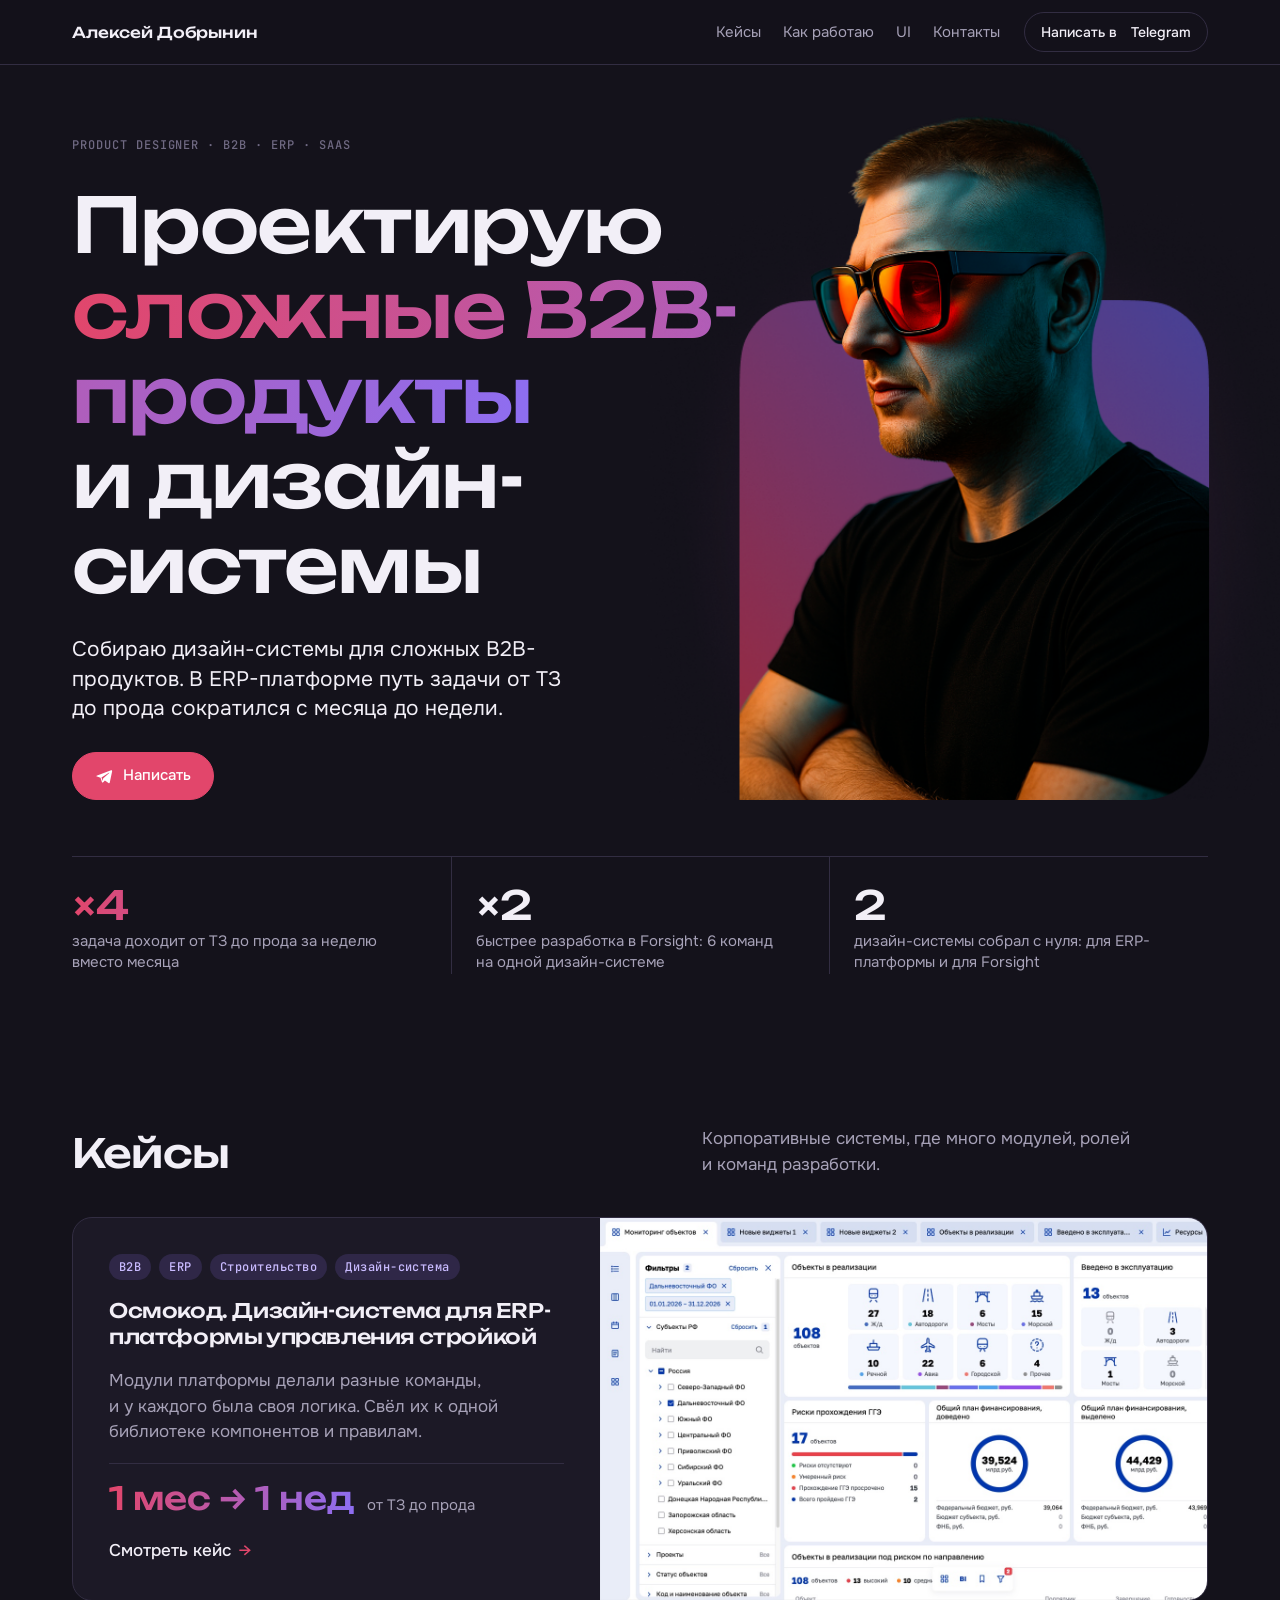
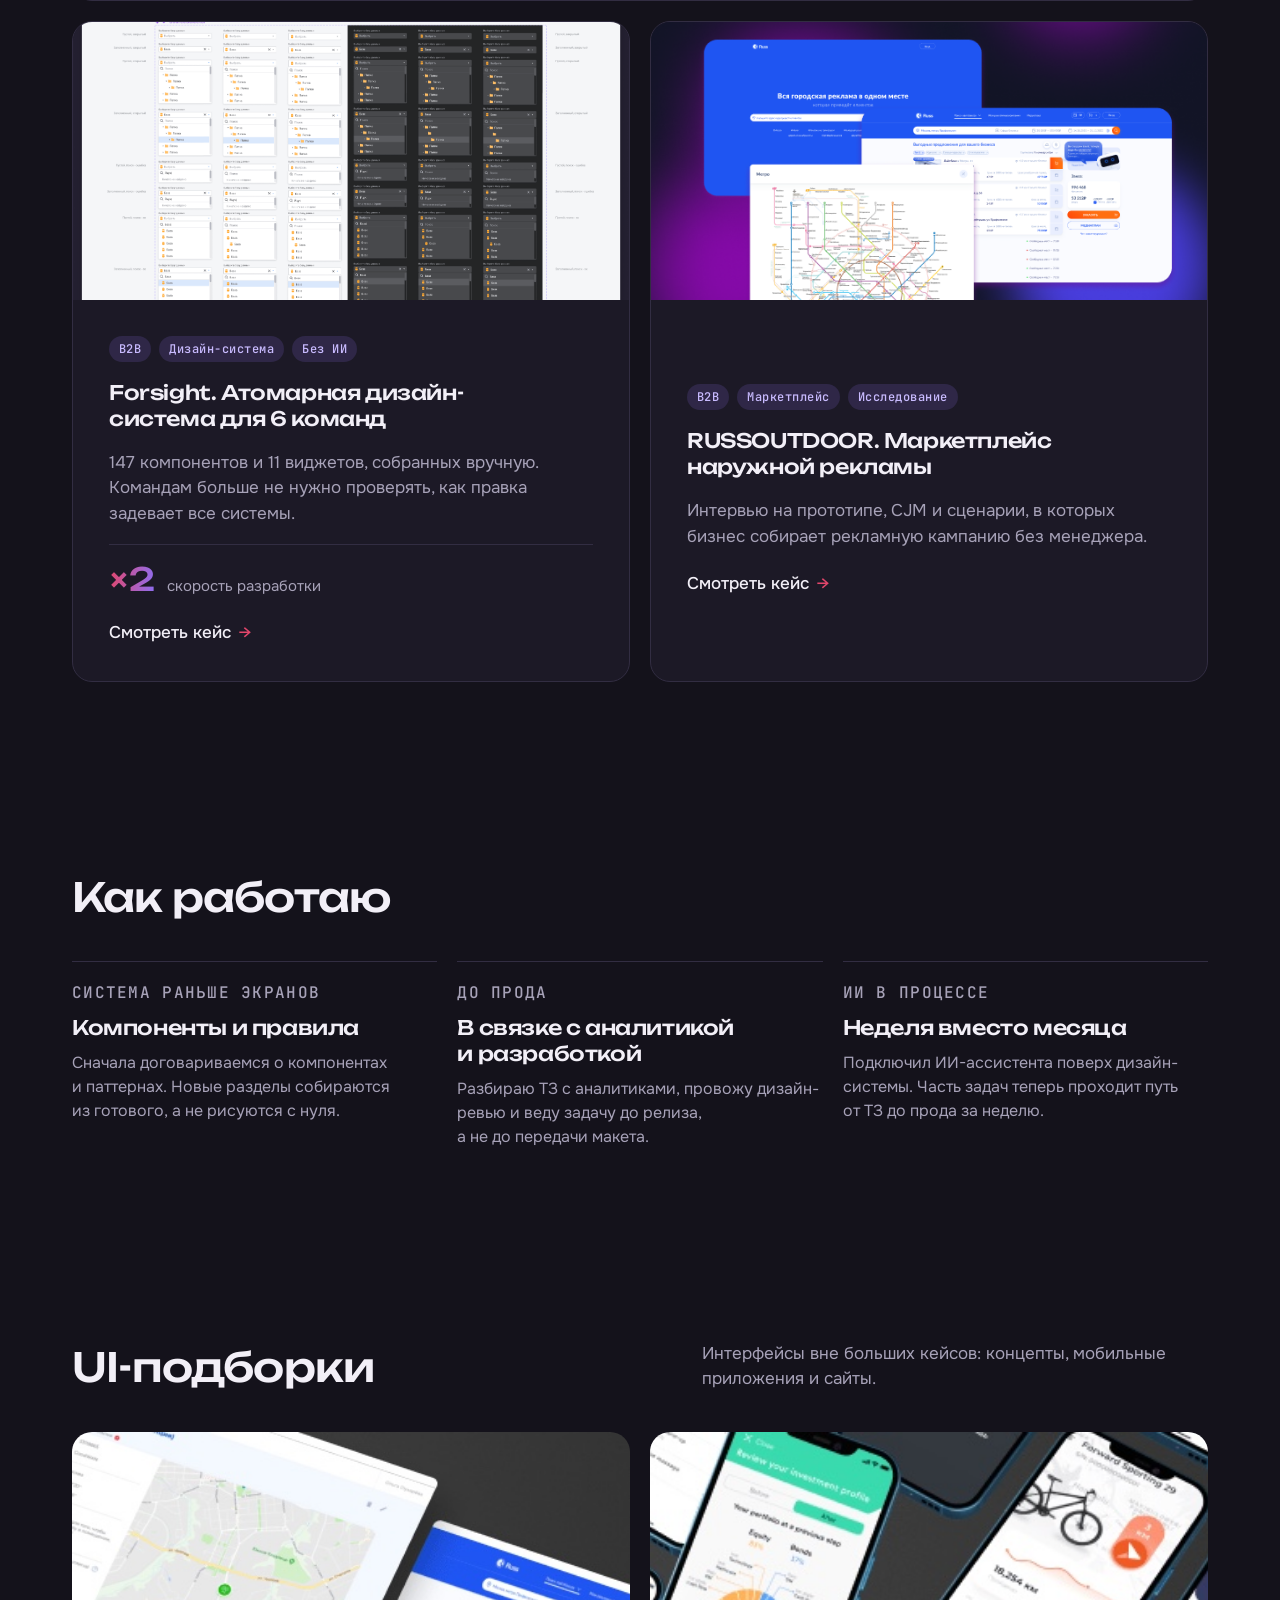
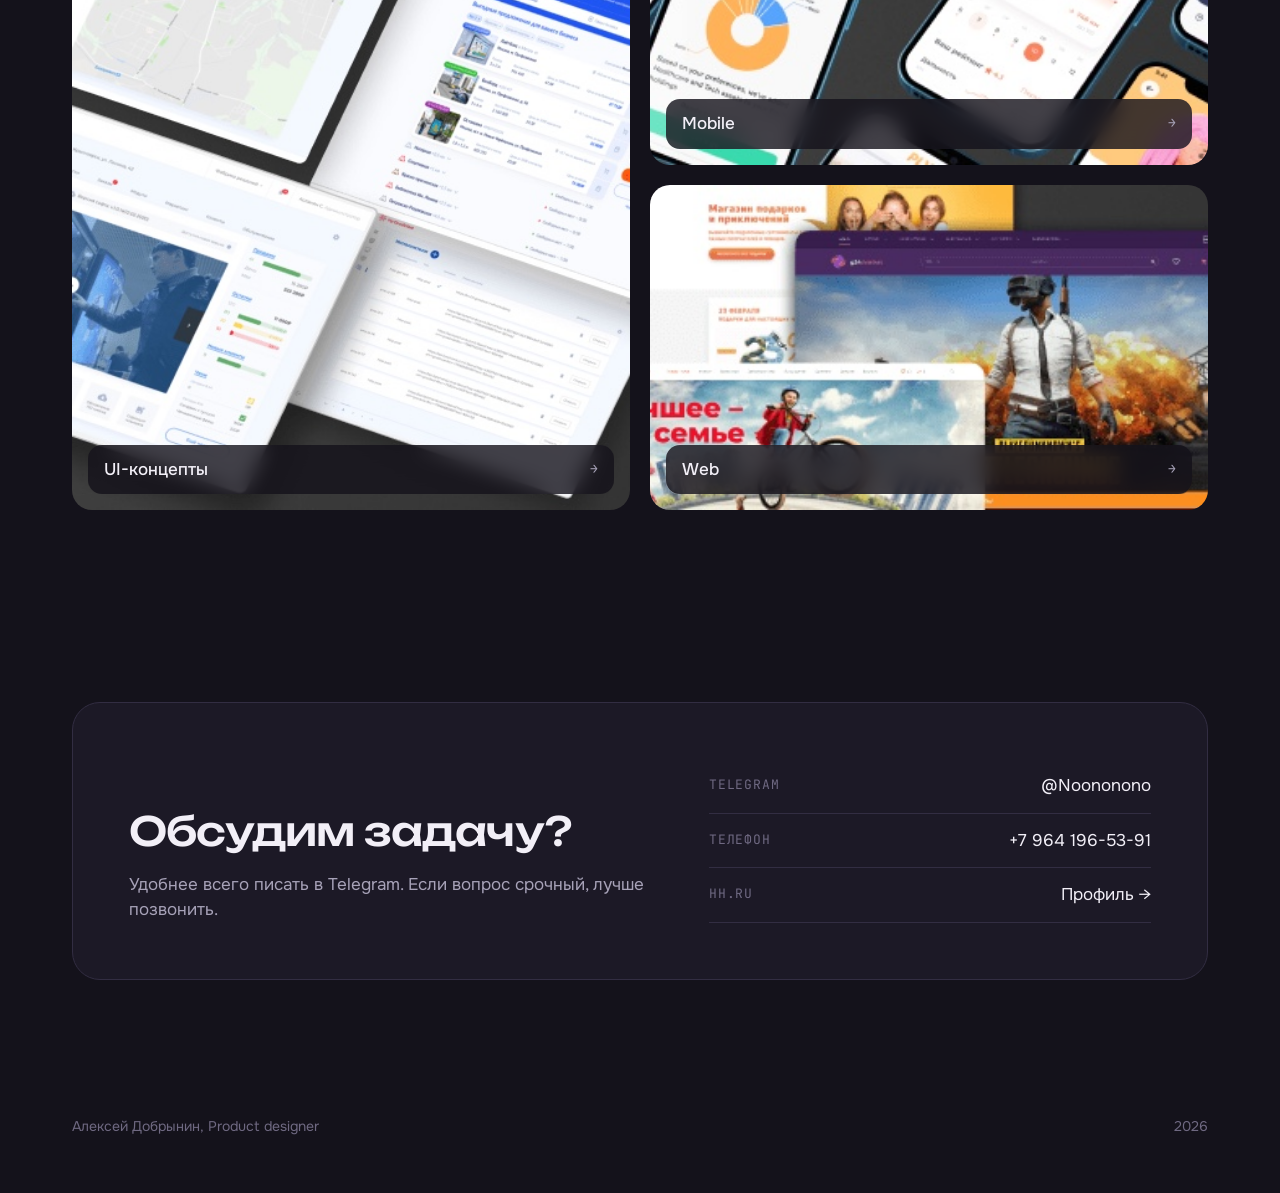
<file: index.html>
<!doctype html>
<html lang="ru">
<head>
<meta charset="utf-8">
<meta name="viewport" content="width=device-width, initial-scale=1, viewport-fit=cover">
<title>Алексей Добрынин — Product designer</title>
<meta name="description" content="Product designer: сложные B2B-продукты, ERP и дизайн-системы. Кейсы Осмокод, Forsight и RUSSOUTDOOR.">
<link rel="canonical" href="https://dobrynin.tech/">
<meta property="og:type" content="website">
<meta property="og:site_name" content="Алексей Добрынин">
<meta property="og:locale" content="ru_RU">
<meta property="og:title" content="Алексей Добрынин — Product designer">
<meta property="og:description" content="Product designer: сложные B2B-продукты, ERP и дизайн-системы. Кейсы Осмокод, Forsight и RUSSOUTDOOR.">
<meta property="og:url" content="https://dobrynin.tech/">
<meta property="og:image" content="https://dobrynin.tech/img/og.jpg">
<meta property="og:image:width" content="1200">
<meta property="og:image:height" content="630">
<meta name="twitter:card" content="summary_large_image">
<meta name="theme-color" content="#14121b">
<link rel="icon" href="favicon.svg" type="image/svg+xml">
<link rel="apple-touch-icon" href="apple-touch-icon.png">
<link rel="preconnect" href="https://fonts.googleapis.com">
<link rel="preconnect" href="https://fonts.gstatic.com" crossorigin>
<link rel="stylesheet" href="https://fonts.googleapis.com/css2?family=Unbounded:wght@500&family=Onest:wght@400;500&family=JetBrains+Mono:wght@400;500&display=swap">
<link rel="stylesheet" href="styles.css">
<style>:root { padding-top: env(safe-area-inset-top, 0px); padding-bottom: env(safe-area-inset-bottom, 0px); }</style>
<!-- Yandex.Metrika counter -->
<script type="text/javascript">
    (function(m,e,t,r,i,k,a){
        m[i]=m[i]||function(){(m[i].a=m[i].a||[]).push(arguments)};
        m[i].l=1*new Date();
        for (var j = 0; j < document.scripts.length; j++) {if (document.scripts[j].src === r) { return; }}
        k=e.createElement(t),a=e.getElementsByTagName(t)[0],k.async=1,k.src=r,a.parentNode.insertBefore(k,a)
    })(window, document,'script','https://mc.yandex.ru/metrika/tag.js?id=114056399', 'ym');

    ym(114056399, 'init', {ssr:true, webvisor:true, clickmap:true, ecommerce:"dataLayer", referrer: document.referrer, url: location.href, accurateTrackBounce:true, trackLinks:true});
</script>
<!-- /Yandex.Metrika counter -->
</head>
<body>
<noscript><div><img src="https://mc.yandex.ru/watch/114056399" style="position:absolute; left:-9999px;" alt="" /></div></noscript>
<header class="top">
  <div class="wrap">
    <a class="logo" href="#">Алексей Добрынин</a>
    <nav class="nav" aria-label="Разделы">
      <a href="#cases">Кейсы</a>
      <a href="#how">Как работаю</a>
      <a href="#ui">UI</a>
      <a href="#contact">Контакты</a>
    </nav>
    <a class="btn btn-sm" href="https://t.me/Noononono" target="_blank" rel="noopener"><span class="sm-hide">Написать в&nbsp;</span>Telegram</a>
  </div>
</header>

<main>
  <section class="hero">
    <div class="wrap">
      <div class="hero-grid">
        <div class="hero-text">
          <p class="eyebrow">Product designer · B2B · ERP · SaaS</p>
          <h1>Проектирую <span class="grad">сложные B2B-продукты</span> и&nbsp;дизайн-системы</h1>
          <p class="lead">Собираю дизайн-системы для сложных B2B-продуктов. В&nbsp;ERP-платформе путь задачи от&nbsp;ТЗ до&nbsp;прода сократился с&nbsp;месяца до&nbsp;недели.</p>
          <div class="btns">
            <a class="btn btn-primary" href="https://t.me/Noononono" target="_blank" rel="noopener">
              <svg viewBox="0 0 24 24" fill="currentColor" aria-hidden="true"><path d="M21.4 4.2 2.9 11.3c-1.3.5-1.2 1.2-.2 1.5l4.7 1.5 1.8 5.6c.2.6.4.8.8.8.4 0 .6-.2.9-.5l2.3-2.2 4.8 3.5c.9.5 1.5.2 1.7-.8l3.1-14.7c.3-1.3-.5-1.9-1.4-1.6ZM8.6 14l9.9-6.2c.5-.3.9-.1.5.2l-8.2 7.4-.3 3.4L8.6 14Z"/></svg>
              Написать
            </a>
          </div>
        </div>
        <div class="hero-photo">
          <img src="img/avatar.webp" alt="Алексей Добрынин" width="700" height="660">
        </div>
      </div>

      <div class="stats">
        <div class="stat"><b class="grad">×4</b><span>задача доходит от&nbsp;ТЗ до&nbsp;прода за&nbsp;неделю вместо месяца</span></div>
        <div class="stat"><b>×2</b><span>быстрее разработка в&nbsp;Forsight: 6&nbsp;команд на&nbsp;одной дизайн-системе</span></div>
        <div class="stat"><b>2</b><span>дизайн-системы собрал с&nbsp;нуля: для ERP-платформы и&nbsp;для Forsight</span></div>
      </div>
    </div>
  </section>

  <section class="section" id="cases">
    <div class="wrap">
      <div class="section-head">
        <h2>Кейсы</h2>
        <p class="muted">Корпоративные системы, где много модулей, ролей и&nbsp;команд разработки.</p>
      </div>

      <div class="cases">
        <a class="case" href="osmokod.html">
          <div class="case-body">
            <div class="tags"><span class="tag">B2B</span><span class="tag">ERP</span><span class="tag">Строительство</span><span class="tag">Дизайн-система</span></div>
            <h3>Осмокод. Дизайн-система для ERP-платформы управления стройкой</h3>
            <p>Модули платформы делали разные команды, и&nbsp;у&nbsp;каждого была своя логика. Свёл их к&nbsp;одной библиотеке компонентов и&nbsp;правилам.</p>
            <div class="case-metric"><b class="grad">1 мес → 1 нед</b><span>от ТЗ до прода</span></div>
            <span class="case-link">Смотреть кейс</span>
          </div>
          <div class="case-img"><img src="img/osm-card.jpg" alt="Дашборд мониторинга объектов платформы Осмокод" loading="lazy"></div>
        </a>

        <div class="case-row">
          <a class="case" href="forsight.html">
            <div class="case-img"><img src="img/fs4.webp" alt="Компоненты дизайн-системы Forsight в светлой и тёмной теме" loading="lazy"></div>
            <div class="case-body">
              <div class="tags"><span class="tag">B2B</span><span class="tag">Дизайн-система</span><span class="tag">Без ИИ</span></div>
              <h3>Forsight. Атомарная дизайн-система для 6&nbsp;команд</h3>
              <p>147 компонентов и&nbsp;11 виджетов, собранных вручную. Командам больше не&nbsp;нужно проверять, как правка задевает все системы.</p>
              <div class="case-metric"><b class="grad">×2</b><span>скорость разработки</span></div>
              <span class="case-link">Смотреть кейс</span>
            </div>
          </a>
          <a class="case" href="russoutdoor.html">
            <div class="case-img"><img src="img/card-russ.webp" style="object-position:right center" alt="Каталог рекламных носителей RUSSOUTDOOR" loading="lazy"></div>
            <div class="case-body">
              <div class="tags"><span class="tag">B2B</span><span class="tag">Маркетплейс</span><span class="tag">Исследование</span></div>
              <h3>RUSSOUTDOOR. Маркетплейс наружной рекламы</h3>
              <p>Интервью на&nbsp;прототипе, CJM и&nbsp;сценарии, в&nbsp;которых бизнес собирает рекламную кампанию без менеджера.</p>
              <span class="case-link">Смотреть кейс</span>
            </div>
          </a>
        </div>
      </div>
    </div>
  </section>

  <section class="section" id="how">
    <div class="wrap">
      <div class="section-head"><h2>Как работаю</h2></div>
      <div class="how">
        <div>
          <p class="eyebrow">Система раньше экранов</p>
          <h3>Компоненты и&nbsp;правила</h3>
          <p>Сначала договариваемся о&nbsp;компонентах и&nbsp;паттернах. Новые разделы собираются из&nbsp;готового, а&nbsp;не&nbsp;рисуются с&nbsp;нуля.</p>
        </div>
        <div>
          <p class="eyebrow">До прода</p>
          <h3>В связке с&nbsp;аналитикой и&nbsp;разработкой</h3>
          <p>Разбираю ТЗ с&nbsp;аналитиками, провожу дизайн-ревью и&nbsp;веду задачу до&nbsp;релиза, а&nbsp;не&nbsp;до&nbsp;передачи макета.</p>
        </div>
        <div>
          <p class="eyebrow">ИИ в процессе</p>
          <h3>Неделя вместо месяца</h3>
          <p>Подключил ИИ-ассистента поверх дизайн-системы. Часть задач теперь проходит путь от&nbsp;ТЗ до&nbsp;прода за&nbsp;неделю.</p>
        </div>
      </div>
    </div>
  </section>

  <section class="section" id="ui">
    <div class="wrap">
      <div class="section-head">
        <h2>UI-подборки</h2>
        <p class="muted">Интерфейсы вне больших кейсов: концепты, мобильные приложения и&nbsp;сайты.</p>
      </div>
      <div class="ui-grid">
        <a href="ui.html">
          <img src="img/ui1-in.jpg" alt="Подборка UI-концептов" loading="lazy">
          <figcaption>UI-концепты <span>→</span></figcaption>
        </a>
        <a href="mobile.html">
          <img src="img/ui2-in.jpg" alt="Подборка мобильных интерфейсов" loading="lazy">
          <figcaption>Mobile <span>→</span></figcaption>
        </a>
        <a href="web.html">
          <img src="img/ui3-in.jpg" alt="Подборка веб-интерфейсов" loading="lazy">
          <figcaption>Web <span>→</span></figcaption>
        </a>
      </div>
    </div>
  </section>

  <section class="section" id="contact">
    <div class="wrap">
      <div class="contact">
        <div>
          <h2>Обсудим задачу?</h2>
          <p class="muted">Удобнее всего писать в&nbsp;Telegram. Если вопрос срочный, лучше позвонить.</p>
        </div>
        <div class="contact-list">
          <a href="https://t.me/Noononono" target="_blank" rel="noopener"><span>Telegram</span><span>@Noononono</span></a>
          <a href="tel:+79641965391"><span>Телефон</span><span>+7 964 196-53-91</span></a>
          <a href="https://perm.hh.ru/resume/91a9d126ff029c4eff0039ed1f524474364571" target="_blank" rel="noopener"><span>hh.ru</span><span>Профиль →</span></a>
        </div>
      </div>
    </div>
  </section>
</main>

<footer class="wrap foot">
  <span>Алексей Добрынин, Product designer</span>
  <span>2026</span>
</footer>
</body>
</html>
</file>
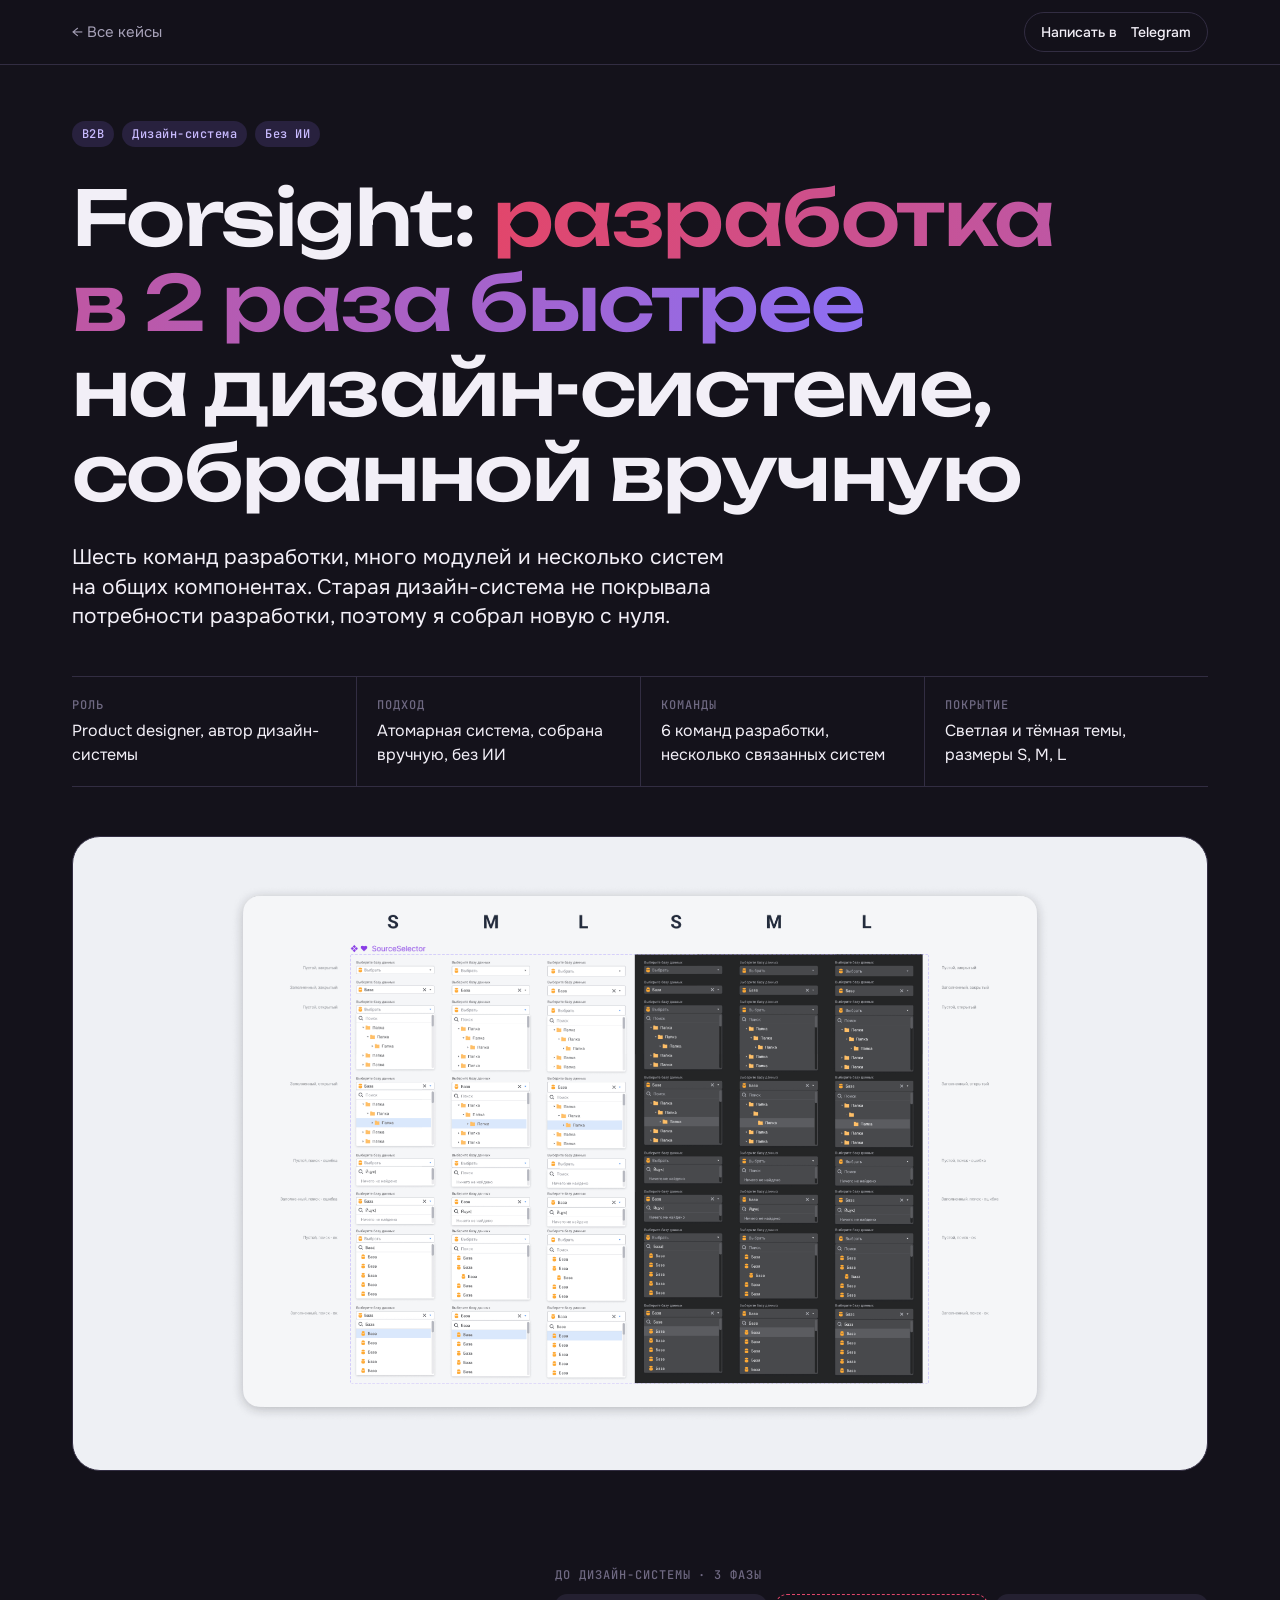
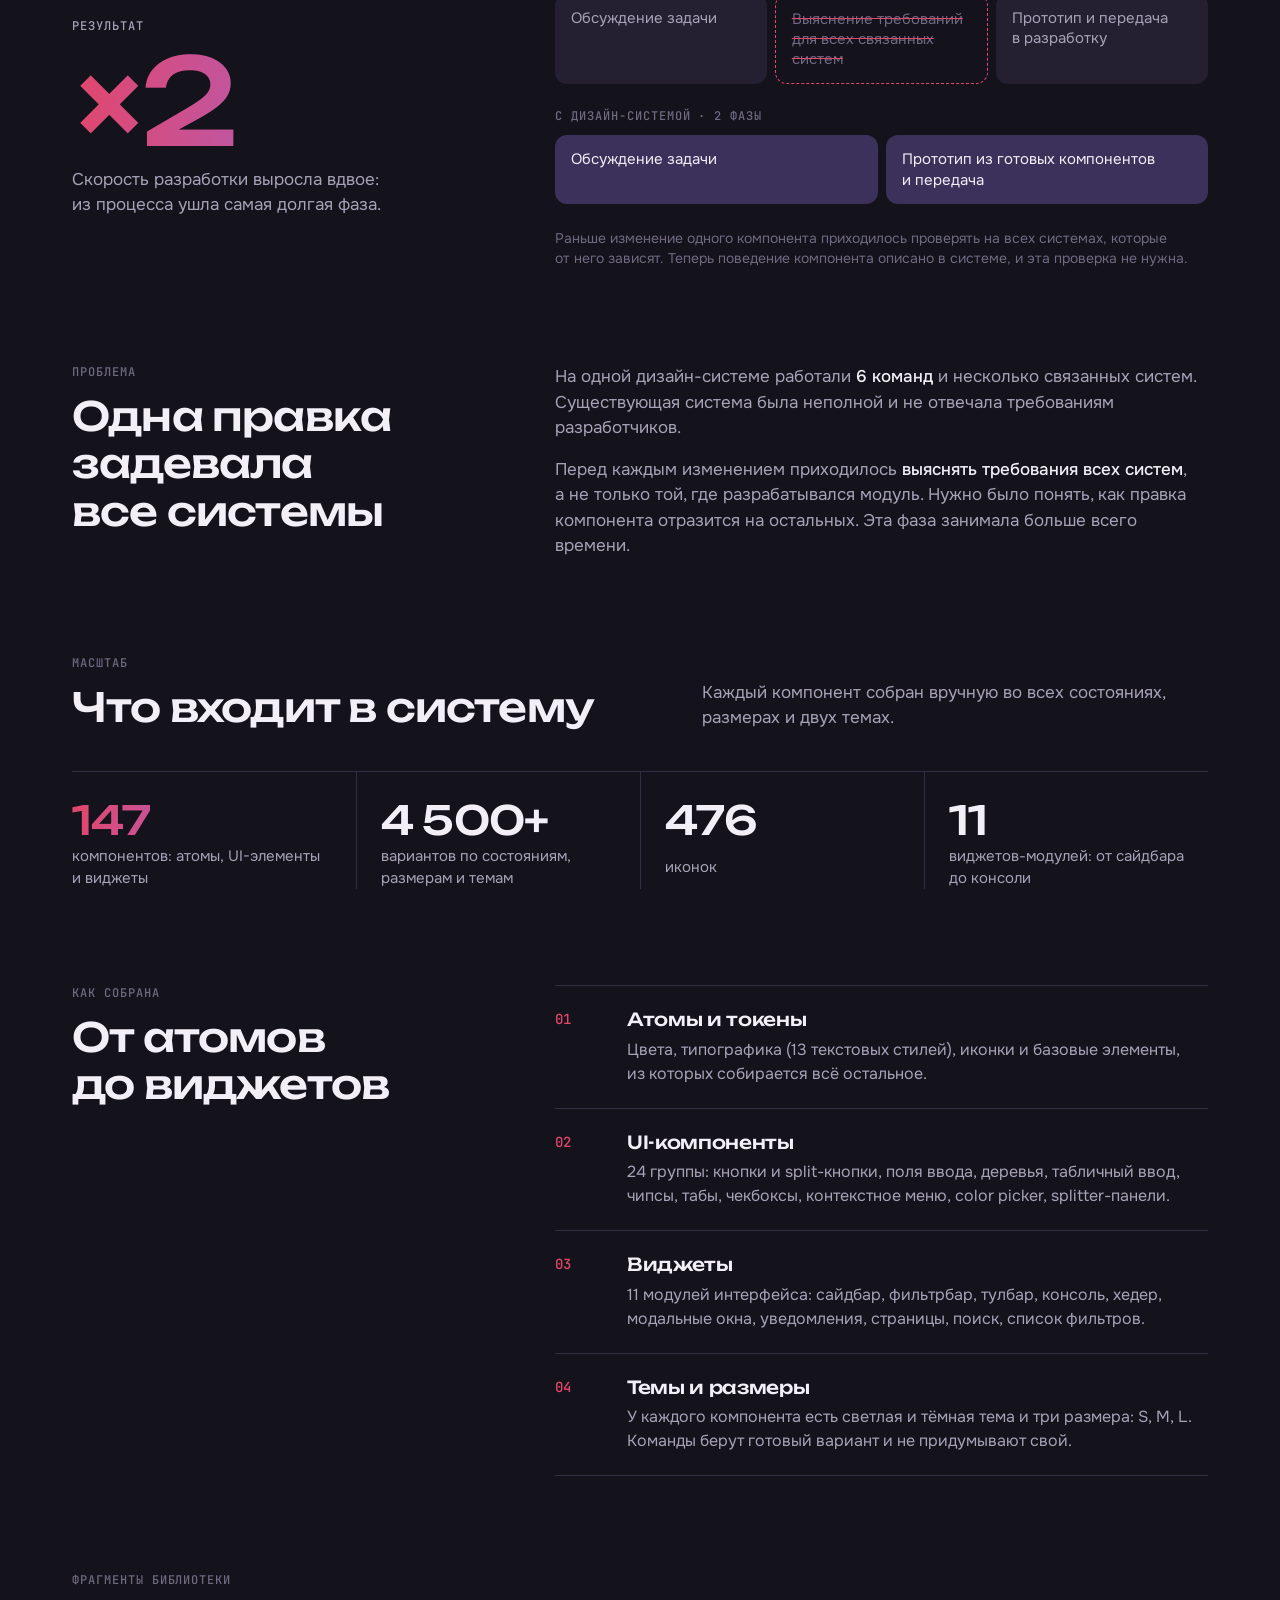
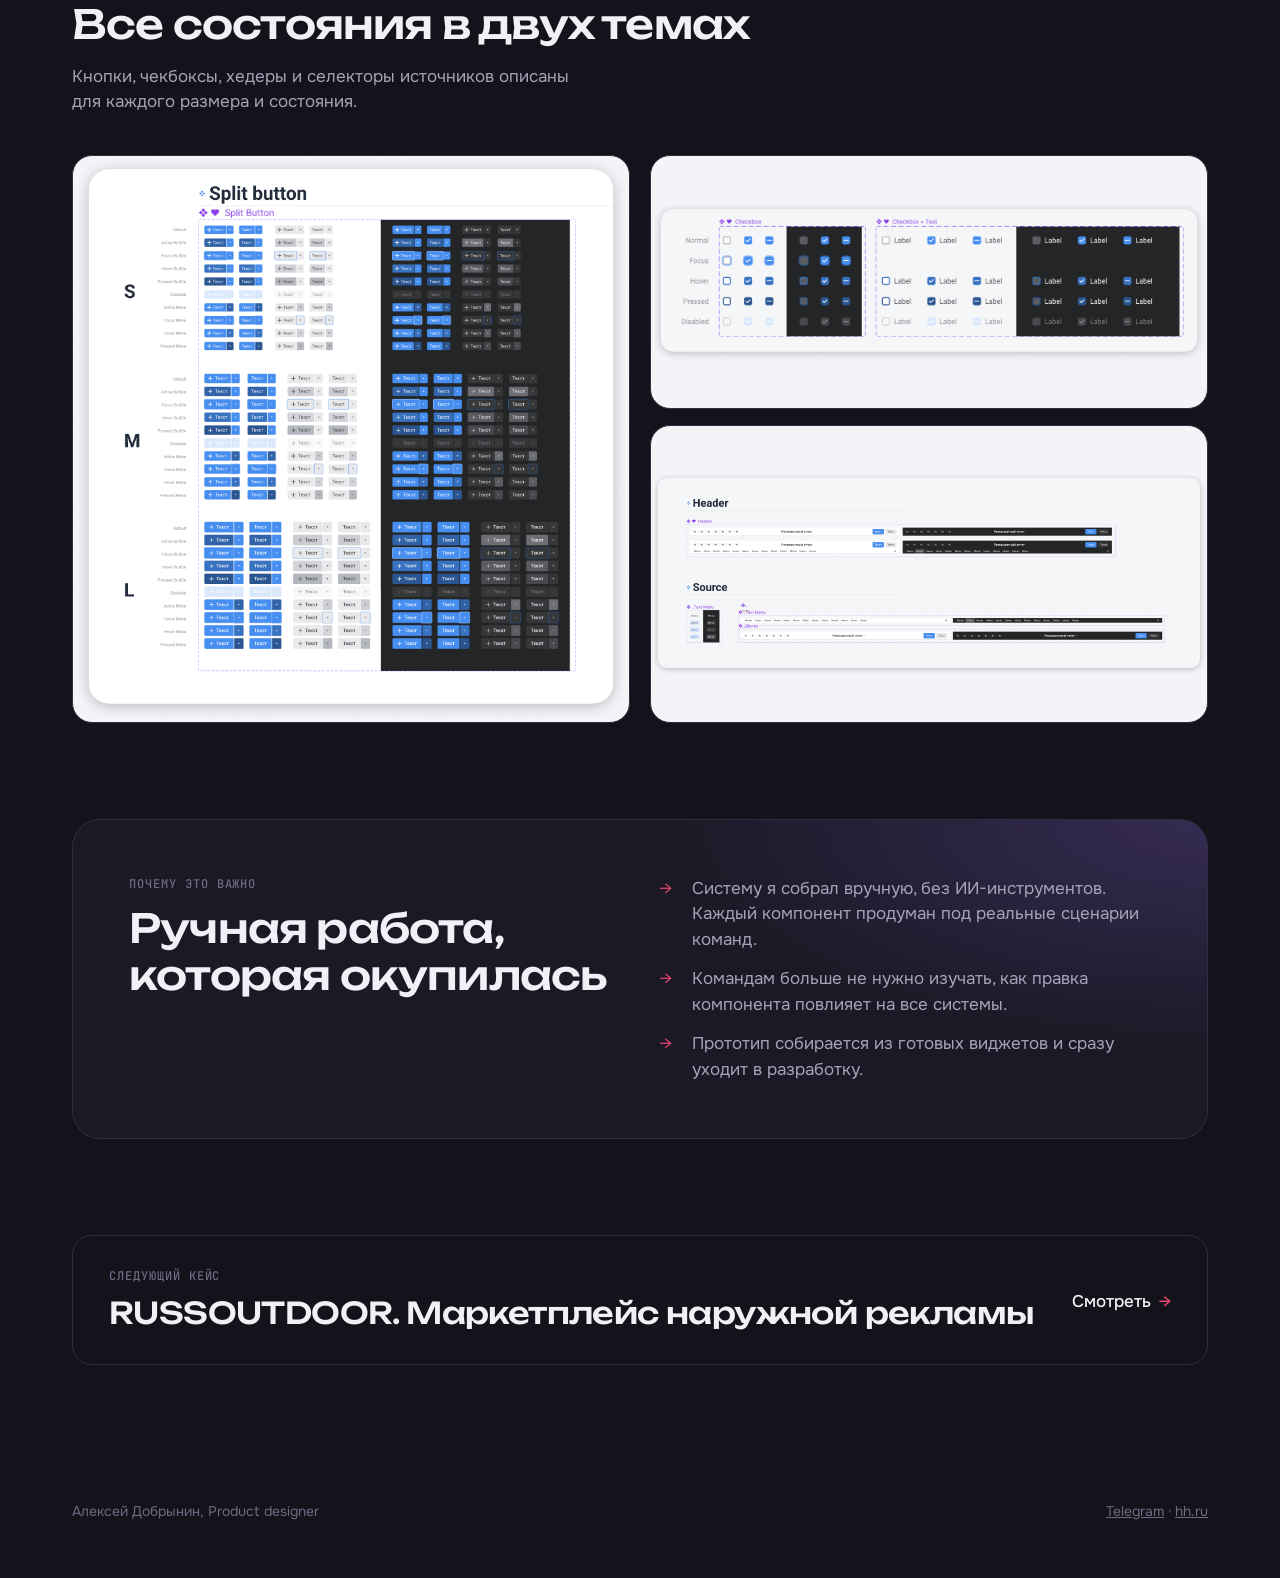
<file: forsight.html>
<!doctype html>
<html lang="ru">
<head>
<meta charset="utf-8">
<meta name="viewport" content="width=device-width, initial-scale=1, viewport-fit=cover">
<title>Forsight: кейс · Алексей Добрынин</title>
<meta name="description" content="Атомарная дизайн-система, собранная вручную для 6 команд: разработка стала в 2 раза быстрее.">
<link rel="canonical" href="https://dobrynin.tech/forsight.html">
<meta property="og:type" content="article">
<meta property="og:site_name" content="Алексей Добрынин">
<meta property="og:locale" content="ru_RU">
<meta property="og:title" content="Forsight: кейс · Алексей Добрынин">
<meta property="og:description" content="Атомарная дизайн-система, собранная вручную для 6 команд: разработка стала в 2 раза быстрее.">
<meta property="og:url" content="https://dobrynin.tech/forsight.html">
<meta property="og:image" content="https://dobrynin.tech/img/og.jpg">
<meta property="og:image:width" content="1200">
<meta property="og:image:height" content="630">
<meta name="twitter:card" content="summary_large_image">
<meta name="theme-color" content="#14121b">
<link rel="icon" href="favicon.svg" type="image/svg+xml">
<link rel="apple-touch-icon" href="apple-touch-icon.png">
<link rel="preconnect" href="https://fonts.googleapis.com">
<link rel="preconnect" href="https://fonts.gstatic.com" crossorigin>
<link rel="stylesheet" href="https://fonts.googleapis.com/css2?family=Unbounded:wght@500&family=Onest:wght@400;500&family=JetBrains+Mono:wght@400;500&display=swap">
<link rel="stylesheet" href="styles.css">
<style>:root { padding-top: env(safe-area-inset-top, 0px); padding-bottom: env(safe-area-inset-bottom, 0px); }</style>
<!-- Yandex.Metrika counter -->
<script type="text/javascript">
    (function(m,e,t,r,i,k,a){
        m[i]=m[i]||function(){(m[i].a=m[i].a||[]).push(arguments)};
        m[i].l=1*new Date();
        for (var j = 0; j < document.scripts.length; j++) {if (document.scripts[j].src === r) { return; }}
        k=e.createElement(t),a=e.getElementsByTagName(t)[0],k.async=1,k.src=r,a.parentNode.insertBefore(k,a)
    })(window, document,'script','https://mc.yandex.ru/metrika/tag.js?id=114056399', 'ym');

    ym(114056399, 'init', {ssr:true, webvisor:true, clickmap:true, ecommerce:"dataLayer", referrer: document.referrer, url: location.href, accurateTrackBounce:true, trackLinks:true});
</script>
<!-- /Yandex.Metrika counter -->
</head>
<body>
<noscript><div><img src="https://mc.yandex.ru/watch/114056399" style="position:absolute; left:-9999px;" alt="" /></div></noscript>

<header class="top">
  <div class="wrap">
    <a class="back" href="index.html">← Все кейсы</a>
    <a class="btn btn-sm" href="https://t.me/Noononono" target="_blank" rel="noopener" style="margin-left:auto"><span class="sm-hide">Написать в&nbsp;</span>Telegram</a>
  </div>
</header>

<main>
  <section class="wrap case-hero">
    <div class="tags"><span class="tag">B2B</span><span class="tag">Дизайн-система</span><span class="tag">Без ИИ</span></div>
    <h1>Forsight: <span class="grad">разработка в&nbsp;2 раза быстрее</span> на&nbsp;дизайн-системе, собранной вручную</h1>
    <p class="lead">Шесть команд разработки, много модулей и&nbsp;несколько систем на&nbsp;общих компонентах. Старая дизайн-система не&nbsp;покрывала потребности разработки, поэтому я&nbsp;собрал новую с&nbsp;нуля.</p>

    <dl class="facts">
      <div><dt class="eyebrow">Роль</dt><dd>Product designer, автор дизайн-системы</dd></div>
      <div><dt class="eyebrow">Подход</dt><dd>Атомарная система, собрана вручную, без ИИ</dd></div>
      <div><dt class="eyebrow">Команды</dt><dd>6 команд разработки, несколько связанных систем</dd></div>
      <div><dt class="eyebrow">Покрытие</dt><dd>Светлая и&nbsp;тёмная темы, размеры S, M, L</dd></div>
    </dl>
  </section>

  <div class="wrap">
    <div class="cover cover-light"><img src="img/fs4.webp" alt="Компонент SourceSelector в размерах S, M, L в светлой и тёмной теме" width="1525" height="999"></div>
  </div>

  <section class="section">
    <div class="wrap result">
      <div class="result-big">
        <p class="eyebrow">Результат</p>
        <b class="grad">×2</b>
        <p>Скорость разработки выросла вдвое: из&nbsp;процесса ушла самая долгая фаза.</p>
      </div>
      <div class="phases">
        <div class="phase-row">
          <p class="eyebrow">До дизайн-системы · 3 фазы</p>
          <ol>
            <li>Обсуждение задачи</li>
            <li class="is-gone">Выяснение требований для всех связанных систем</li>
            <li>Прототип и&nbsp;передача в&nbsp;разработку</li>
          </ol>
        </div>
        <div class="phase-row is-new">
          <p class="eyebrow">С дизайн-системой · 2 фазы</p>
          <ol>
            <li>Обсуждение задачи</li>
            <li>Прототип из&nbsp;готовых компонентов и&nbsp;передача</li>
          </ol>
        </div>
        <p class="bar-note">Раньше изменение одного компонента приходилось проверять на&nbsp;всех системах, которые от&nbsp;него зависят. Теперь поведение компонента описано в&nbsp;системе, и&nbsp;эта проверка не&nbsp;нужна.</p>
      </div>
    </div>
  </section>

  <section class="section" style="padding-top:0">
    <div class="wrap split">
      <div>
        <p class="eyebrow">Проблема</p>
        <h2 style="margin-top:12px">Одна правка задевала все системы</h2>
      </div>
      <div class="prose">
        <p>На&nbsp;одной дизайн-системе работали <strong>6 команд</strong> и&nbsp;несколько связанных систем. Существующая система была неполной и&nbsp;не&nbsp;отвечала требованиям разработчиков.</p>
        <p>Перед каждым изменением приходилось <strong>выяснять требования всех систем</strong>, а&nbsp;не&nbsp;только той, где разрабатывался модуль. Нужно было понять, как правка компонента отразится на&nbsp;остальных. Эта фаза занимала больше всего времени.</p>
      </div>
    </div>
  </section>

  <section class="section" style="padding-top:0">
    <div class="wrap">
      <div class="section-head">
        <div><p class="eyebrow">Масштаб</p><h2 style="margin-top:12px">Что входит в&nbsp;систему</h2></div>
        <p class="muted">Каждый компонент собран вручную во&nbsp;всех состояниях, размерах и&nbsp;двух темах.</p>
      </div>
      <div class="stats stats-4" style="margin:0">
        <div class="stat"><b class="grad">147</b><span>компонентов: атомы, UI-элементы и&nbsp;виджеты</span></div>
        <div class="stat"><b>4&nbsp;500+</b><span>вариантов по&nbsp;состояниям, размерам и&nbsp;темам</span></div>
        <div class="stat"><b>476</b><span>иконок</span></div>
        <div class="stat"><b>11</b><span>виджетов-модулей: от&nbsp;сайдбара до&nbsp;консоли</span></div>
      </div>
    </div>
  </section>

  <section class="section" style="padding-top:0">
    <div class="wrap split">
      <div>
        <p class="eyebrow">Как собрана</p>
        <h2 style="margin-top:12px">От&nbsp;атомов до&nbsp;виджетов</h2>
      </div>
      <ol class="steps">
        <li><div><h3>Атомы и&nbsp;токены</h3><p>Цвета, типографика (13 текстовых стилей), иконки и&nbsp;базовые элементы, из&nbsp;которых собирается всё остальное.</p></div></li>
        <li><div><h3>UI-компоненты</h3><p>24 группы: кнопки и&nbsp;split-кнопки, поля ввода, деревья, табличный ввод, чипсы, табы, чекбоксы, контекстное меню, color picker, splitter-панели.</p></div></li>
        <li><div><h3>Виджеты</h3><p>11 модулей интерфейса: сайдбар, фильтрбар, тулбар, консоль, хедер, модальные окна, уведомления, страницы, поиск, список фильтров.</p></div></li>
        <li><div><h3>Темы и&nbsp;размеры</h3><p>У&nbsp;каждого компонента есть светлая и&nbsp;тёмная тема и&nbsp;три размера: S, M, L. Команды берут готовый вариант и&nbsp;не&nbsp;придумывают свой.</p></div></li>
      </ol>
    </div>
  </section>

  <section class="section" style="padding-top:0">
    <div class="wrap">
      <div class="section-head">
        <div><p class="eyebrow">Фрагменты библиотеки</p><h2 style="margin-top:12px">Все состояния в&nbsp;двух темах</h2></div>
        <p class="muted">Кнопки, чекбоксы, хедеры и&nbsp;селекторы источников описаны для каждого размера и&nbsp;состояния.</p>
      </div>
      <div class="gallery-main">
        <div class="compare">
          <button class="shot shot-light" type="button"><img src="img/fs2.webp" alt="Split button: состояния в размерах S, M, L в светлой и тёмной теме" loading="lazy"></button>
          <div class="gallery-main">
            <button class="shot shot-light" type="button"><img src="img/fs1.webp" alt="Чекбоксы: состояния Normal, Focus, Hover, Pressed, Disabled" loading="lazy"></button>
            <button class="shot shot-light" type="button"><img src="img/fs5.webp" alt="Виджеты Header и Source в светлой и тёмной теме" loading="lazy"></button>
          </div>
        </div>
      </div>
    </div>
  </section>

  <section class="section" style="padding-top:0">
    <div class="wrap">
      <div class="ai-box">
        <div>
          <p class="eyebrow">Почему это важно</p>
          <h2 style="margin-top:12px">Ручная работа, которая окупилась</h2>
        </div>
        <ul>
          <li>Систему я&nbsp;собрал вручную, без ИИ-инструментов. Каждый компонент продуман под реальные сценарии команд.</li>
          <li>Командам больше не&nbsp;нужно изучать, как правка компонента повлияет на&nbsp;все системы.</li>
          <li>Прототип собирается из&nbsp;готовых виджетов и&nbsp;сразу уходит в&nbsp;разработку.</li>
        </ul>
      </div>
    </div>
  </section>

  <section class="section" style="padding-top:0">
    <div class="wrap">
      <a class="next" href="russoutdoor.html">
        <div><p class="eyebrow">Следующий кейс</p><h3 style="margin-top:8px">RUSSOUTDOOR. Маркетплейс наружной рекламы</h3></div>
        <span class="case-link">Смотреть</span>
      </a>
    </div>
  </section>
</main>

<footer class="wrap foot">
  <span>Алексей Добрынин, Product designer</span>
  <span><a href="https://t.me/Noononono" target="_blank" rel="noopener">Telegram</a> · <a href="https://perm.hh.ru/resume/91a9d126ff029c4eff0039ed1f524474364571" target="_blank" rel="noopener">hh.ru</a></span>
</footer>

<dialog class="lb" id="lb"><img id="lb-img" alt=""></dialog>
<script>
  const lb = document.getElementById('lb'), lbImg = document.getElementById('lb-img');
  document.querySelectorAll('.shot').forEach(b => b.addEventListener('click', () => {
    const img = b.querySelector('img');
    lbImg.src = img.src; lbImg.alt = img.alt; lb.showModal();
  }));
  lb.addEventListener('click', () => lb.close());
</script>
</body>
</html>
</file>
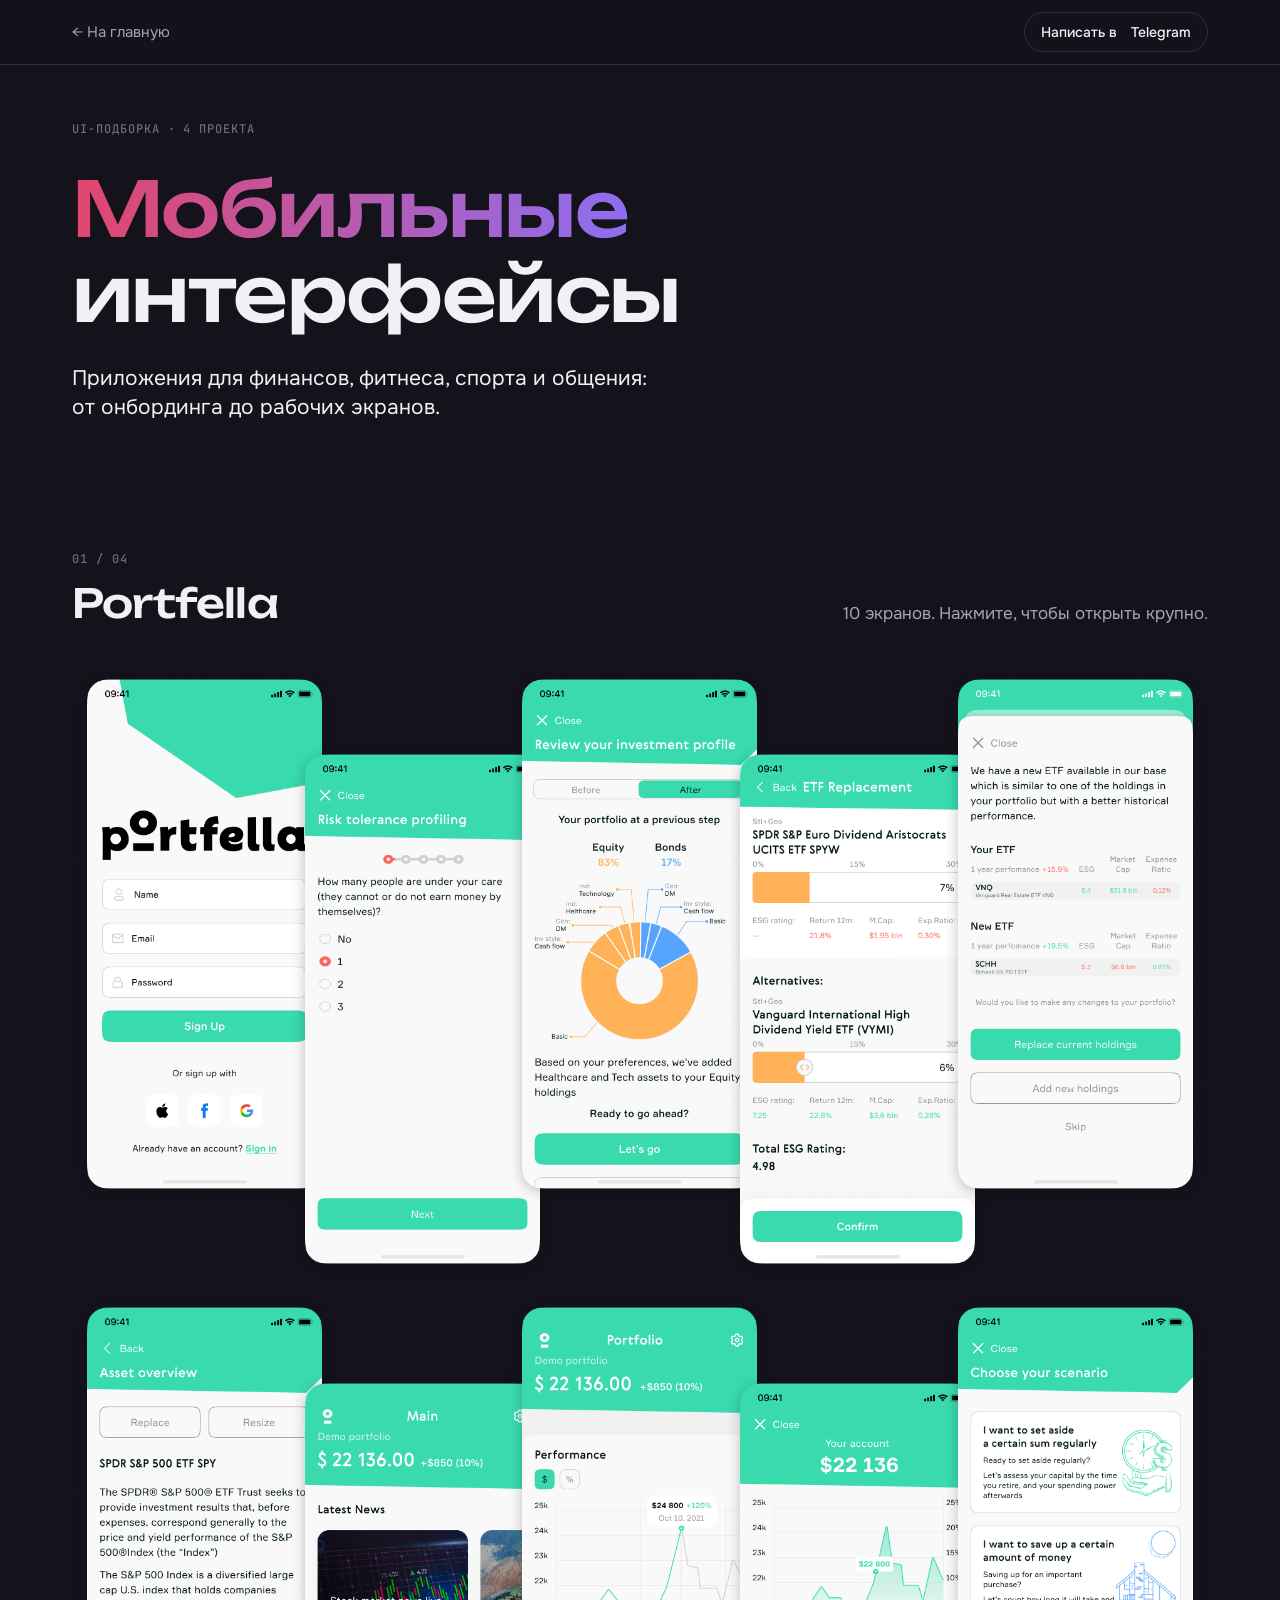
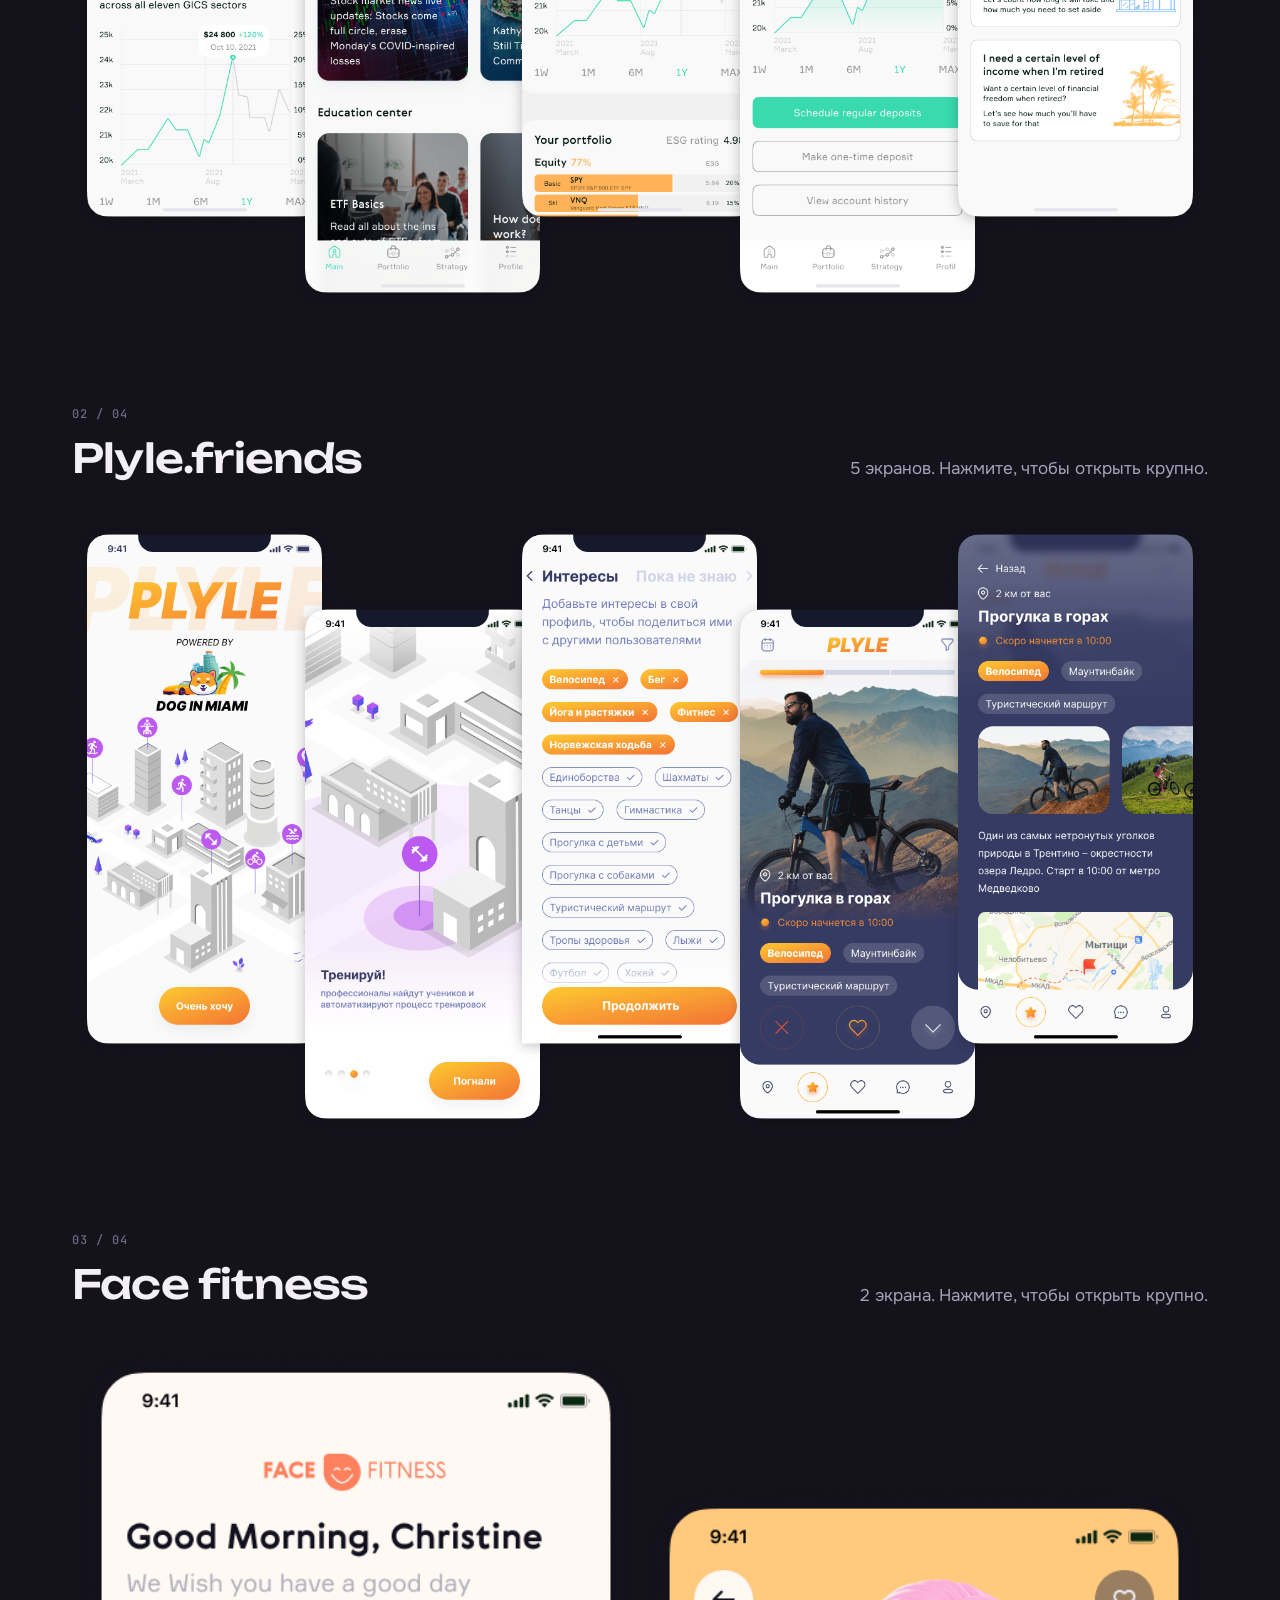
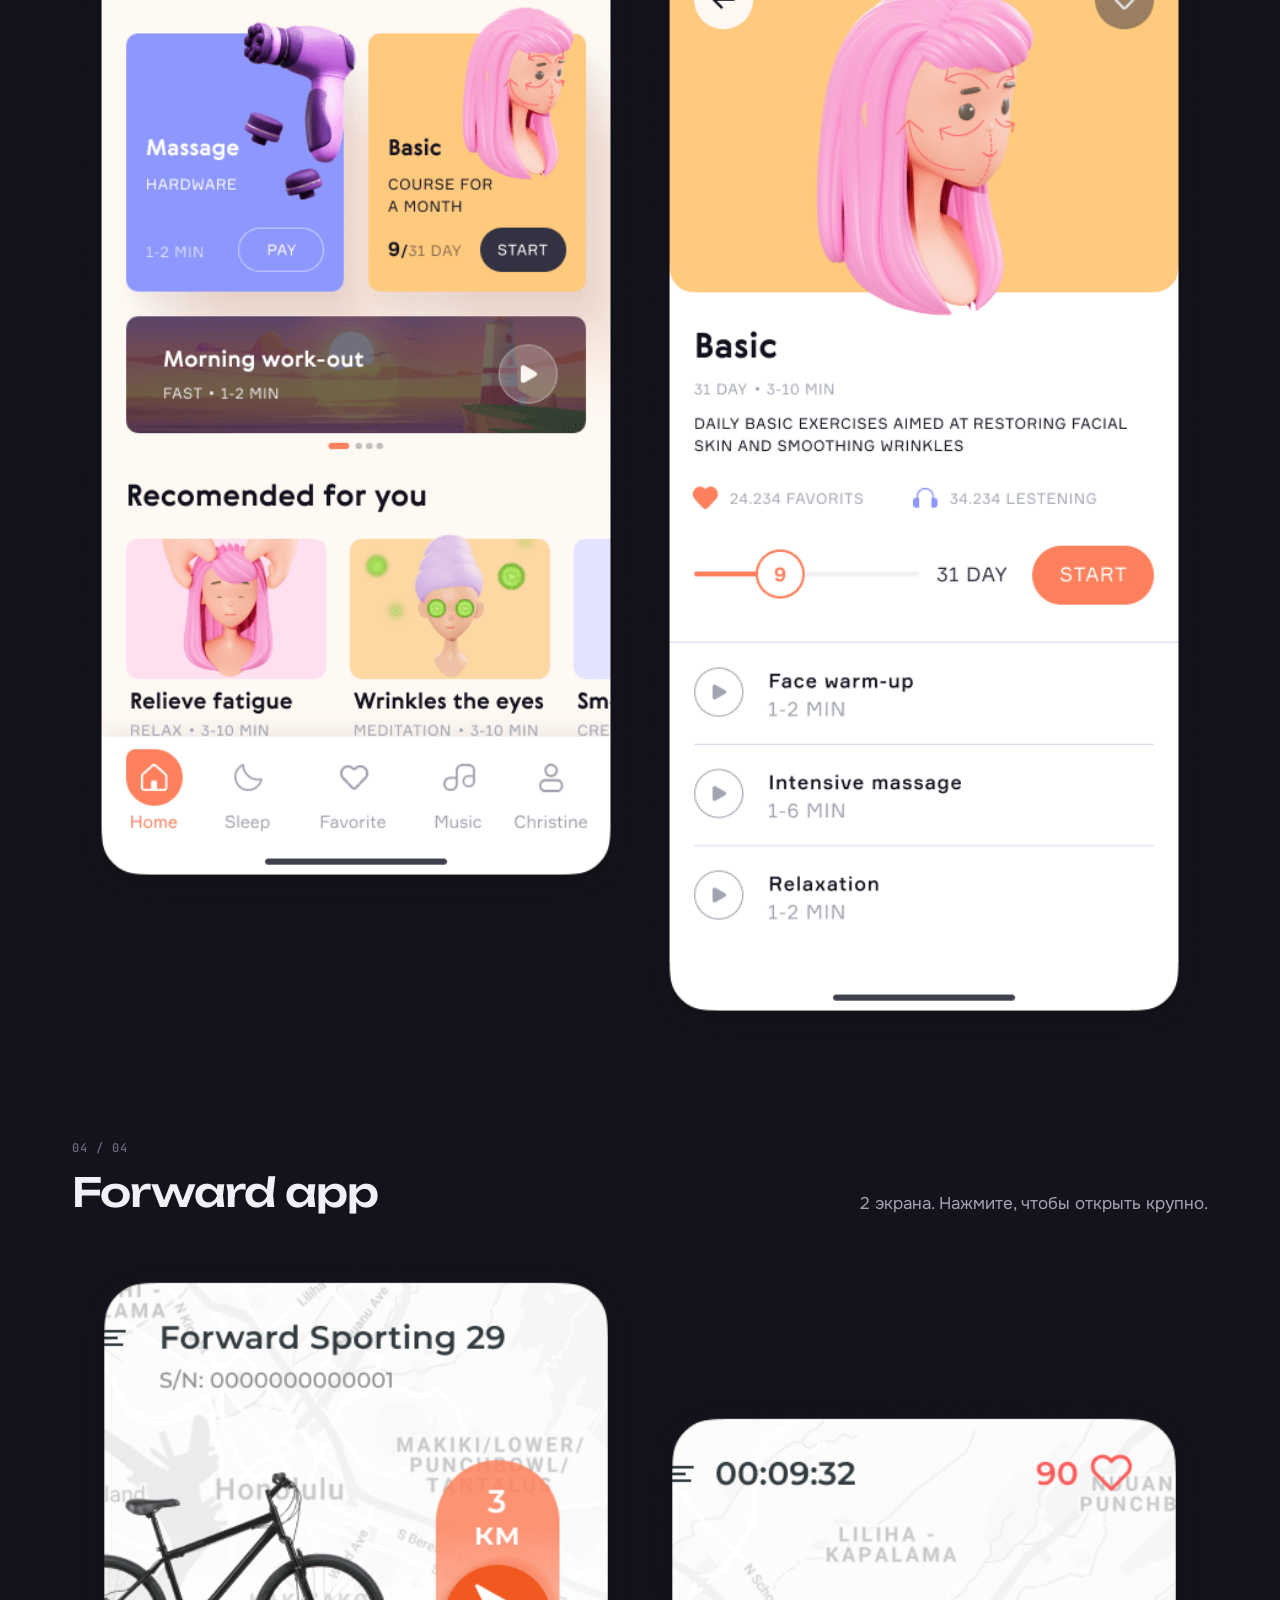
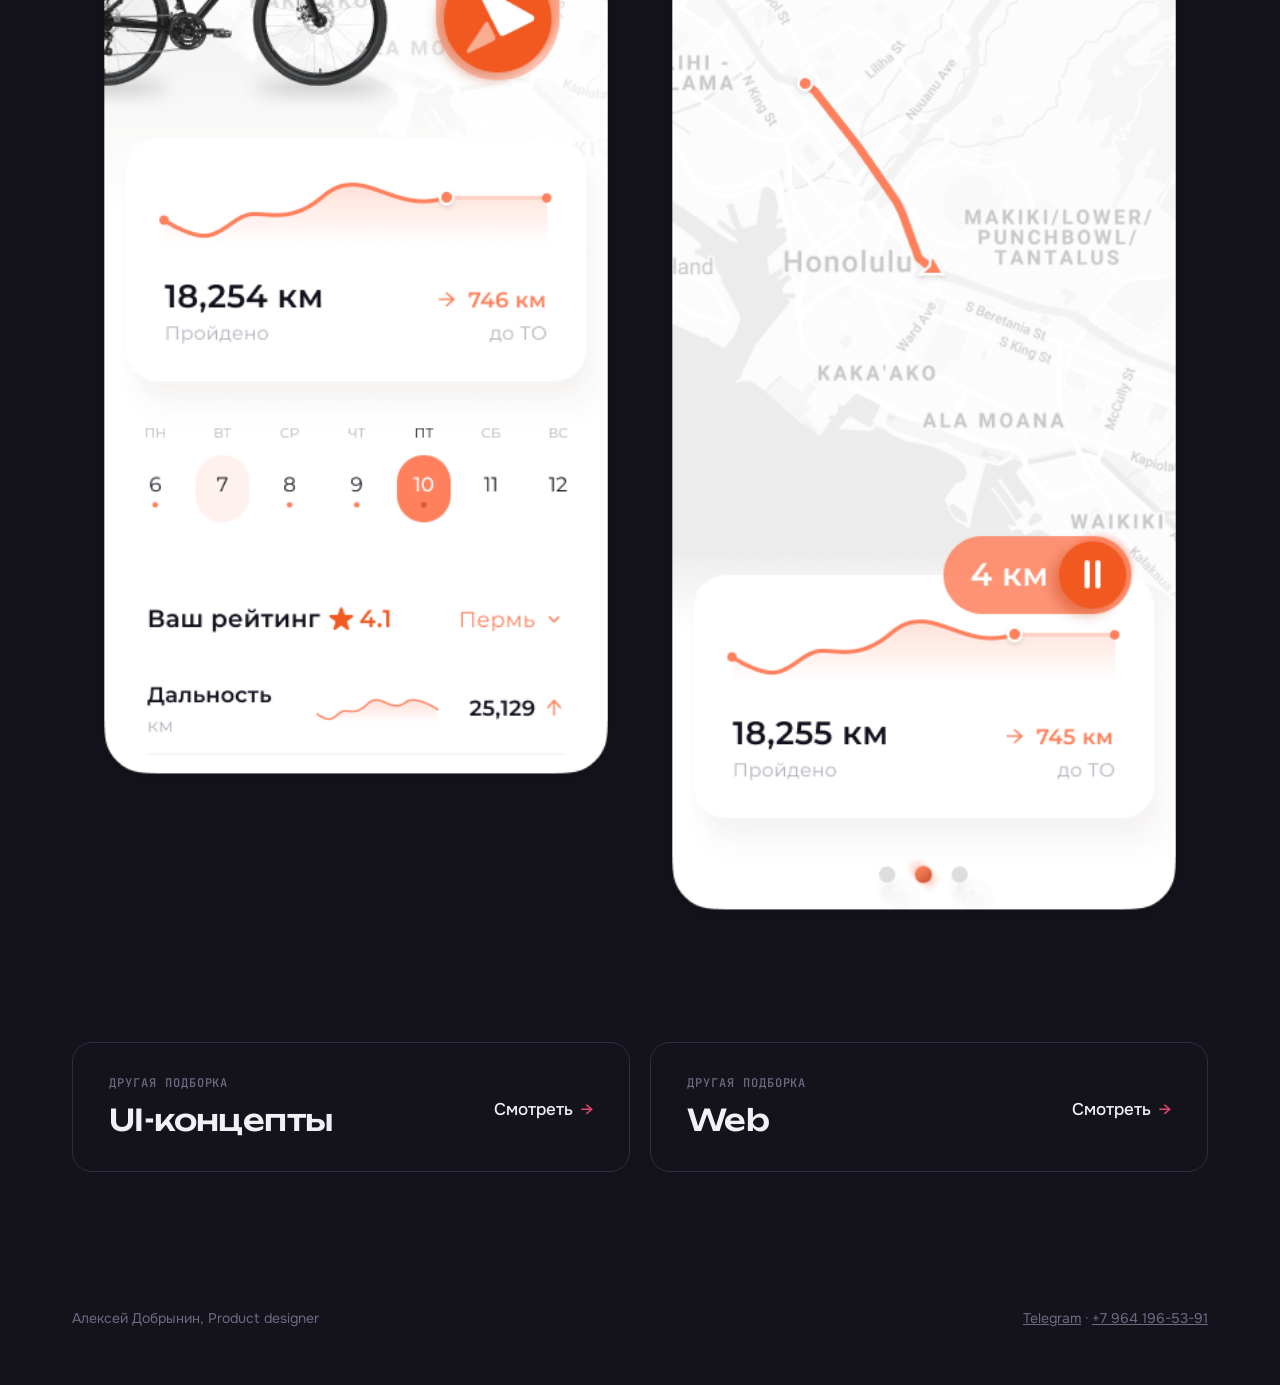
<file: mobile.html>
<!doctype html>
<html lang="ru">
<head>
<meta charset="utf-8">
<meta name="viewport" content="width=device-width, initial-scale=1, viewport-fit=cover">
<title>Мобильные интерфейсы · Алексей Добрынин</title>
<meta name="description" content="Подборка мобильных интерфейсов: финансы, фитнес, спорт и общение.">
<link rel="canonical" href="https://dobrynin.tech/mobile.html">
<meta property="og:type" content="article">
<meta property="og:site_name" content="Алексей Добрынин">
<meta property="og:locale" content="ru_RU">
<meta property="og:title" content="Мобильные интерфейсы · Алексей Добрынин">
<meta property="og:description" content="Подборка мобильных интерфейсов: финансы, фитнес, спорт и общение.">
<meta property="og:url" content="https://dobrynin.tech/mobile.html">
<meta property="og:image" content="https://dobrynin.tech/img/og.jpg">
<meta property="og:image:width" content="1200">
<meta property="og:image:height" content="630">
<meta name="twitter:card" content="summary_large_image">
<meta name="theme-color" content="#14121b">
<link rel="icon" href="favicon.svg" type="image/svg+xml">
<link rel="apple-touch-icon" href="apple-touch-icon.png">
<link rel="preconnect" href="https://fonts.googleapis.com">
<link rel="preconnect" href="https://fonts.gstatic.com" crossorigin>
<link rel="stylesheet" href="https://fonts.googleapis.com/css2?family=Unbounded:wght@500&family=Onest:wght@400;500&family=JetBrains+Mono:wght@400;500&display=swap">
<link rel="stylesheet" href="styles.css">
<style>:root { padding-top: env(safe-area-inset-top, 0px); padding-bottom: env(safe-area-inset-bottom, 0px); }</style>
<!-- Yandex.Metrika counter -->
<script type="text/javascript">
    (function(m,e,t,r,i,k,a){
        m[i]=m[i]||function(){(m[i].a=m[i].a||[]).push(arguments)};
        m[i].l=1*new Date();
        for (var j = 0; j < document.scripts.length; j++) {if (document.scripts[j].src === r) { return; }}
        k=e.createElement(t),a=e.getElementsByTagName(t)[0],k.async=1,k.src=r,a.parentNode.insertBefore(k,a)
    })(window, document,'script','https://mc.yandex.ru/metrika/tag.js?id=114056399', 'ym');

    ym(114056399, 'init', {ssr:true, webvisor:true, clickmap:true, ecommerce:"dataLayer", referrer: document.referrer, url: location.href, accurateTrackBounce:true, trackLinks:true});
</script>
<!-- /Yandex.Metrika counter -->
</head>
<body>
<noscript><div><img src="https://mc.yandex.ru/watch/114056399" style="position:absolute; left:-9999px;" alt="" /></div></noscript>

<header class="top">
  <div class="wrap">
    <a class="back" href="index.html#ui">← На главную</a>
    <a class="btn btn-sm" href="https://t.me/Noononono" target="_blank" rel="noopener" style="margin-left:auto"><span class="sm-hide">Написать в&nbsp;</span>Telegram</a>
  </div>
</header>

<main>
  <section class="wrap case-hero">
    <p class="eyebrow">UI-подборка · 4 проекта</p>
    <h1><span class="grad">Мобильные</span> интерфейсы</h1>
    <p class="lead">Приложения для финансов, фитнеса, спорта и&nbsp;общения: от&nbsp;онбординга до&nbsp;рабочих экранов.</p>
  </section>

  <section class="section ui-project">
    <div class="wrap">
      <div class="section-head">
        <div><p class="eyebrow">01 / 04</p><h2 style="margin-top:12px">Portfella</h2></div>
        <p class="muted">10 экранов. Нажмите, чтобы открыть крупно.</p>
      </div>
        <div class="collage collage-phones" style="aspect-ratio:1200/1313">
          <button class="collage-item" type="button" style="left:0.00%;top:0.00%;width:23.33%"><img src="img/ui/P1-min.png" alt="Portfella: экран" width="423" height="860" loading="lazy"></button>
          <button class="collage-item" type="button" style="left:19.17%;top:6.09%;width:23.33%"><img src="img/ui/P2-min.png" alt="Portfella: экран" width="423" height="860" loading="lazy"></button>
          <button class="collage-item" type="button" style="left:38.33%;top:0.00%;width:23.33%"><img src="img/ui/P3-min.png" alt="Portfella: экран" width="423" height="860" loading="lazy"></button>
          <button class="collage-item" type="button" style="left:57.50%;top:6.09%;width:23.33%"><img src="img/ui/P4-min.png" alt="Portfella: экран" width="423" height="860" loading="lazy"></button>
          <button class="collage-item" type="button" style="left:76.67%;top:0.00%;width:23.33%"><img src="img/ui/P5-min.png" alt="Portfella: экран" width="423" height="860" loading="lazy"></button>
          <button class="collage-item" type="button" style="left:0.00%;top:50.57%;width:23.33%"><img src="img/ui/P6-min.png" alt="Portfella: экран" width="423" height="860" loading="lazy"></button>
          <button class="collage-item" type="button" style="left:19.17%;top:56.66%;width:23.33%"><img src="img/ui/P7-min.png" alt="Portfella: экран" width="423" height="860" loading="lazy"></button>
          <button class="collage-item" type="button" style="left:38.33%;top:50.57%;width:23.33%"><img src="img/ui/P8-min.png" alt="Portfella: экран" width="423" height="860" loading="lazy"></button>
          <button class="collage-item" type="button" style="left:57.50%;top:56.66%;width:23.33%"><img src="img/ui/P9-min.png" alt="Portfella: экран" width="423" height="860" loading="lazy"></button>
          <button class="collage-item" type="button" style="left:76.67%;top:50.57%;width:23.33%"><img src="img/ui/P10-min.png" alt="Portfella: экран" width="423" height="860" loading="lazy"></button>
        </div>
    </div>
  </section>

  <section class="section ui-project">
    <div class="wrap">
      <div class="section-head">
        <div><p class="eyebrow">02 / 04</p><h2 style="margin-top:12px">Plyle.friends</h2></div>
        <p class="muted">5 экранов. Нажмите, чтобы открыть крупно.</p>
      </div>
        <div class="collage collage-phones" style="aspect-ratio:1200/649">
          <button class="collage-item" type="button" style="left:0.00%;top:0.00%;width:23.33%"><img src="img/ui/P1-2-min.png" alt="Plyle.friends: экран" width="423" height="860" loading="lazy"></button>
          <button class="collage-item" type="button" style="left:19.17%;top:12.33%;width:23.33%"><img src="img/ui/P2-2-min.png" alt="Plyle.friends: экран" width="423" height="860" loading="lazy"></button>
          <button class="collage-item" type="button" style="left:38.33%;top:0.00%;width:23.33%"><img src="img/ui/P3-2-min.png" alt="Plyle.friends: экран" width="423" height="860" loading="lazy"></button>
          <button class="collage-item" type="button" style="left:57.50%;top:12.33%;width:23.33%"><img src="img/ui/P4-2-min.png" alt="Plyle.friends: экран" width="423" height="860" loading="lazy"></button>
          <button class="collage-item" type="button" style="left:76.67%;top:0.00%;width:23.33%"><img src="img/ui/P5-2-min.png" alt="Plyle.friends: экран" width="423" height="860" loading="lazy"></button>
        </div>
    </div>
  </section>

  <section class="section ui-project">
    <div class="wrap">
      <div class="section-head">
        <div><p class="eyebrow">03 / 04</p><h2 style="margin-top:12px">Face fitness</h2></div>
        <p class="muted">2 экрана. Нажмите, чтобы открыть крупно.</p>
      </div>
        <div class="collage collage-phones" style="aspect-ratio:560/639">
          <button class="collage-item" type="button" style="left:0.00%;top:0.00%;width:50.00%"><img src="img/ui/P1-3-min.png" alt="Face fitness: экран" width="462" height="944" loading="lazy"></button>
          <button class="collage-item" type="button" style="left:50.00%;top:10.49%;width:50.00%"><img src="img/ui/P2-3-min.png" alt="Face fitness: экран" width="462" height="944" loading="lazy"></button>
        </div>
    </div>
  </section>

  <section class="section ui-project">
    <div class="wrap">
      <div class="section-head">
        <div><p class="eyebrow">04 / 04</p><h2 style="margin-top:12px">Forward app</h2></div>
        <p class="muted">2 экрана. Нажмите, чтобы открыть крупно.</p>
      </div>
        <div class="collage collage-phones" style="aspect-ratio:560/636">
          <button class="collage-item" type="button" style="left:0.00%;top:0.00%;width:50.00%"><img src="img/ui/P1-4-min.png" alt="Forward app: экран" width="423" height="860" loading="lazy"></button>
          <button class="collage-item" type="button" style="left:50.00%;top:10.53%;width:50.00%"><img src="img/ui/P2-4-min.png" alt="Forward app: экран" width="423" height="860" loading="lazy"></button>
        </div>
    </div>
  </section>

  <section class="section" style="padding-top:0">
    <div class="wrap ui-next">
      <a class="next" href="ui.html">
        <div><p class="eyebrow">Другая подборка</p><h3 style="margin-top:8px">UI-концепты</h3></div>
        <span class="case-link">Смотреть</span>
      </a>
      <a class="next" href="web.html">
        <div><p class="eyebrow">Другая подборка</p><h3 style="margin-top:8px">Web</h3></div>
        <span class="case-link">Смотреть</span>
      </a>
    </div>
  </section>
</main>

<footer class="wrap foot">
  <span>Алексей Добрынин, Product designer</span>
  <span><a href="https://t.me/Noononono" target="_blank" rel="noopener">Telegram</a> · <a href="tel:+79641965391">+7 964 196-53-91</a></span>
</footer>

<dialog class="lb" id="lb"><img id="lb-img" alt=""></dialog>
<script>
  const lb = document.getElementById('lb'), lbImg = document.getElementById('lb-img');
  document.querySelectorAll('.collage-item').forEach(b => b.addEventListener('click', () => {
    const img = b.querySelector('img');
    lbImg.src = img.src; lbImg.alt = img.alt;
    lb.classList.toggle('is-tall', img.naturalHeight > img.naturalWidth * 1.6 && img.naturalWidth > 700);
    lb.showModal();
  }));
  lb.addEventListener('click', () => lb.close());
</script>
</body>
</html>
</file>
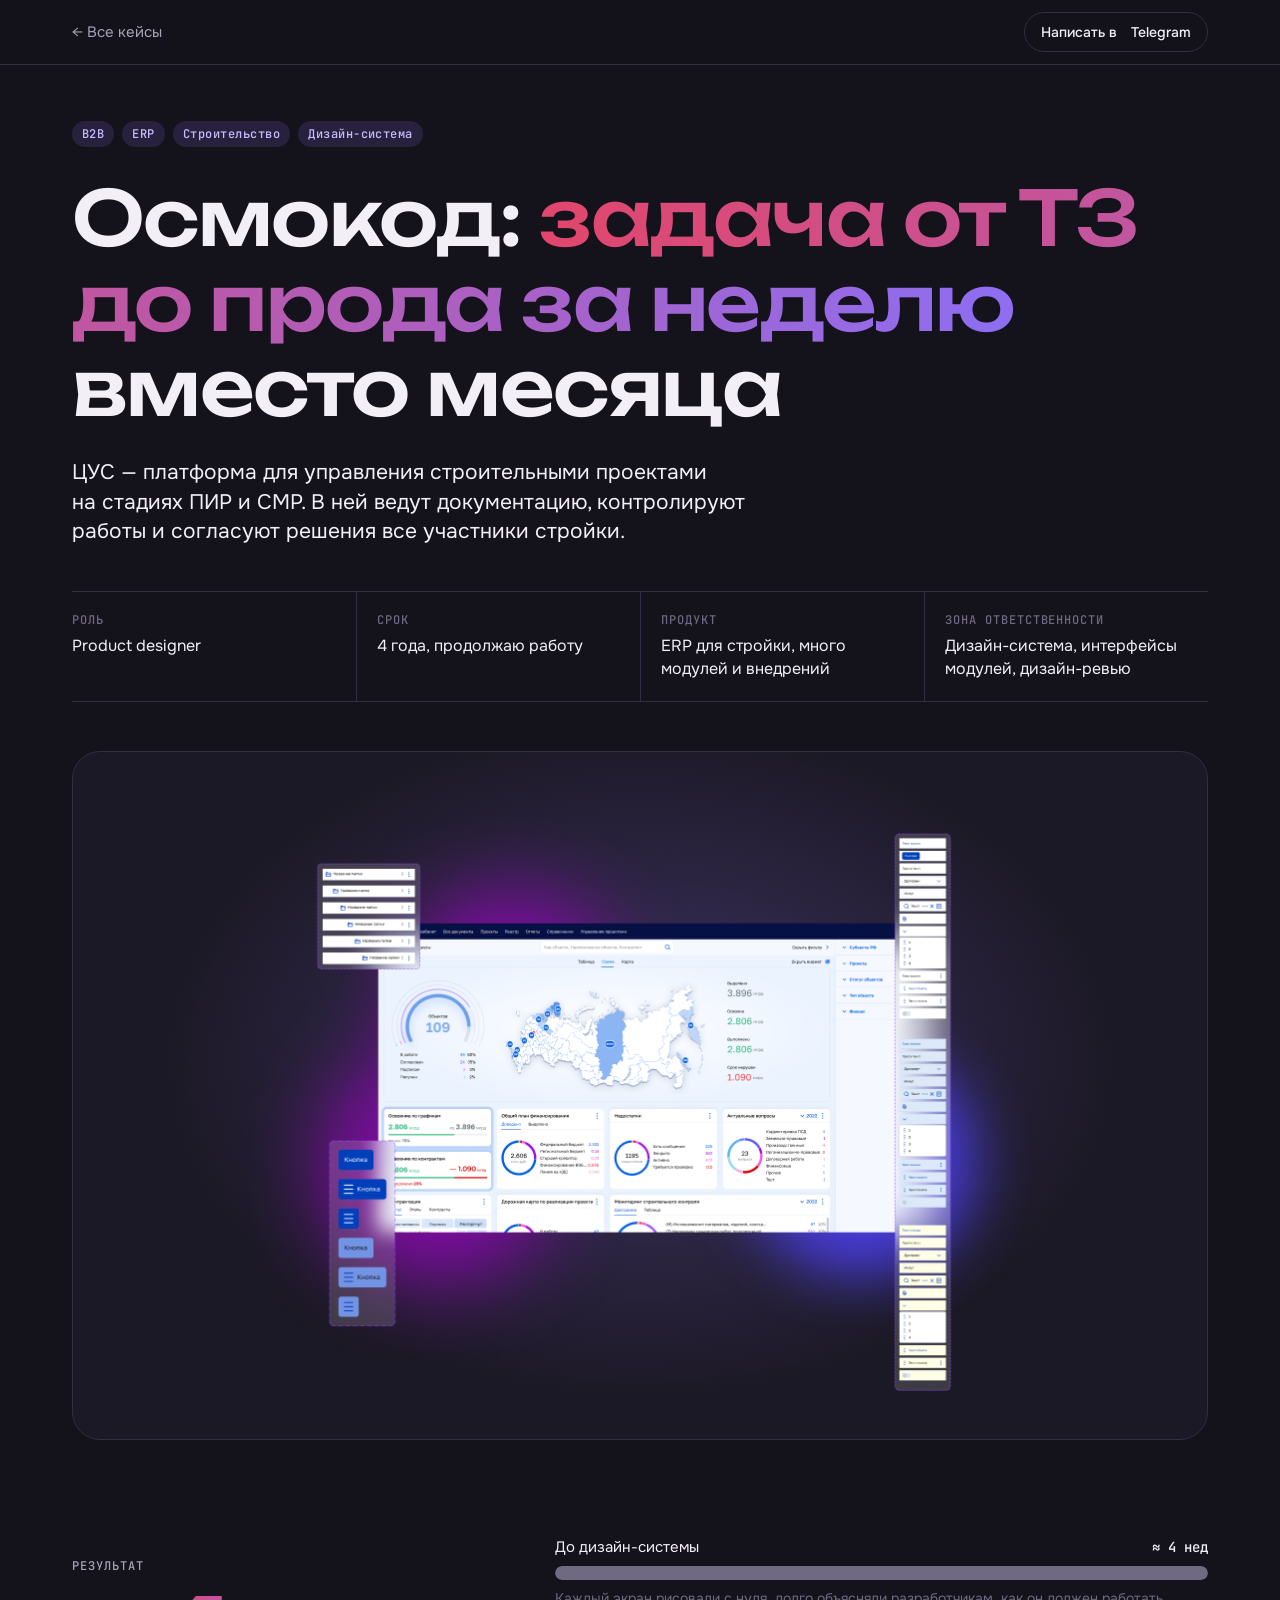
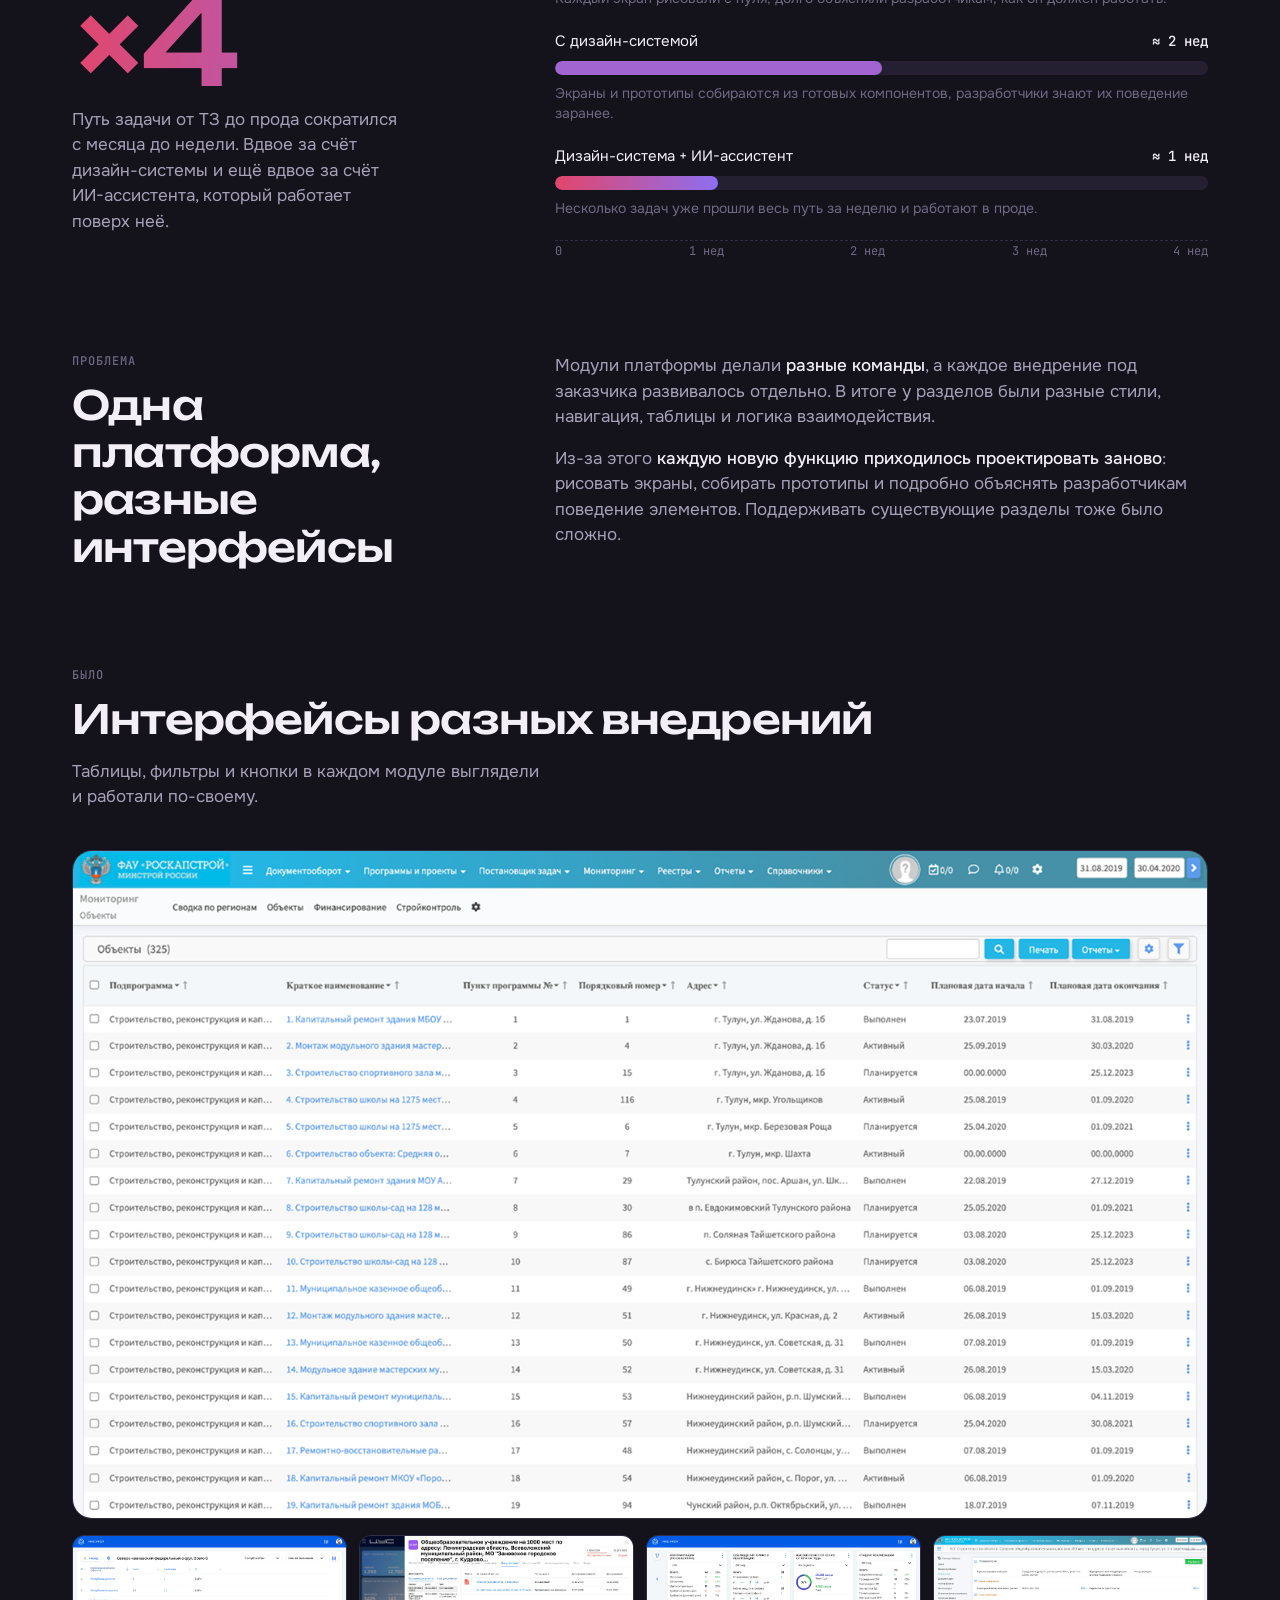
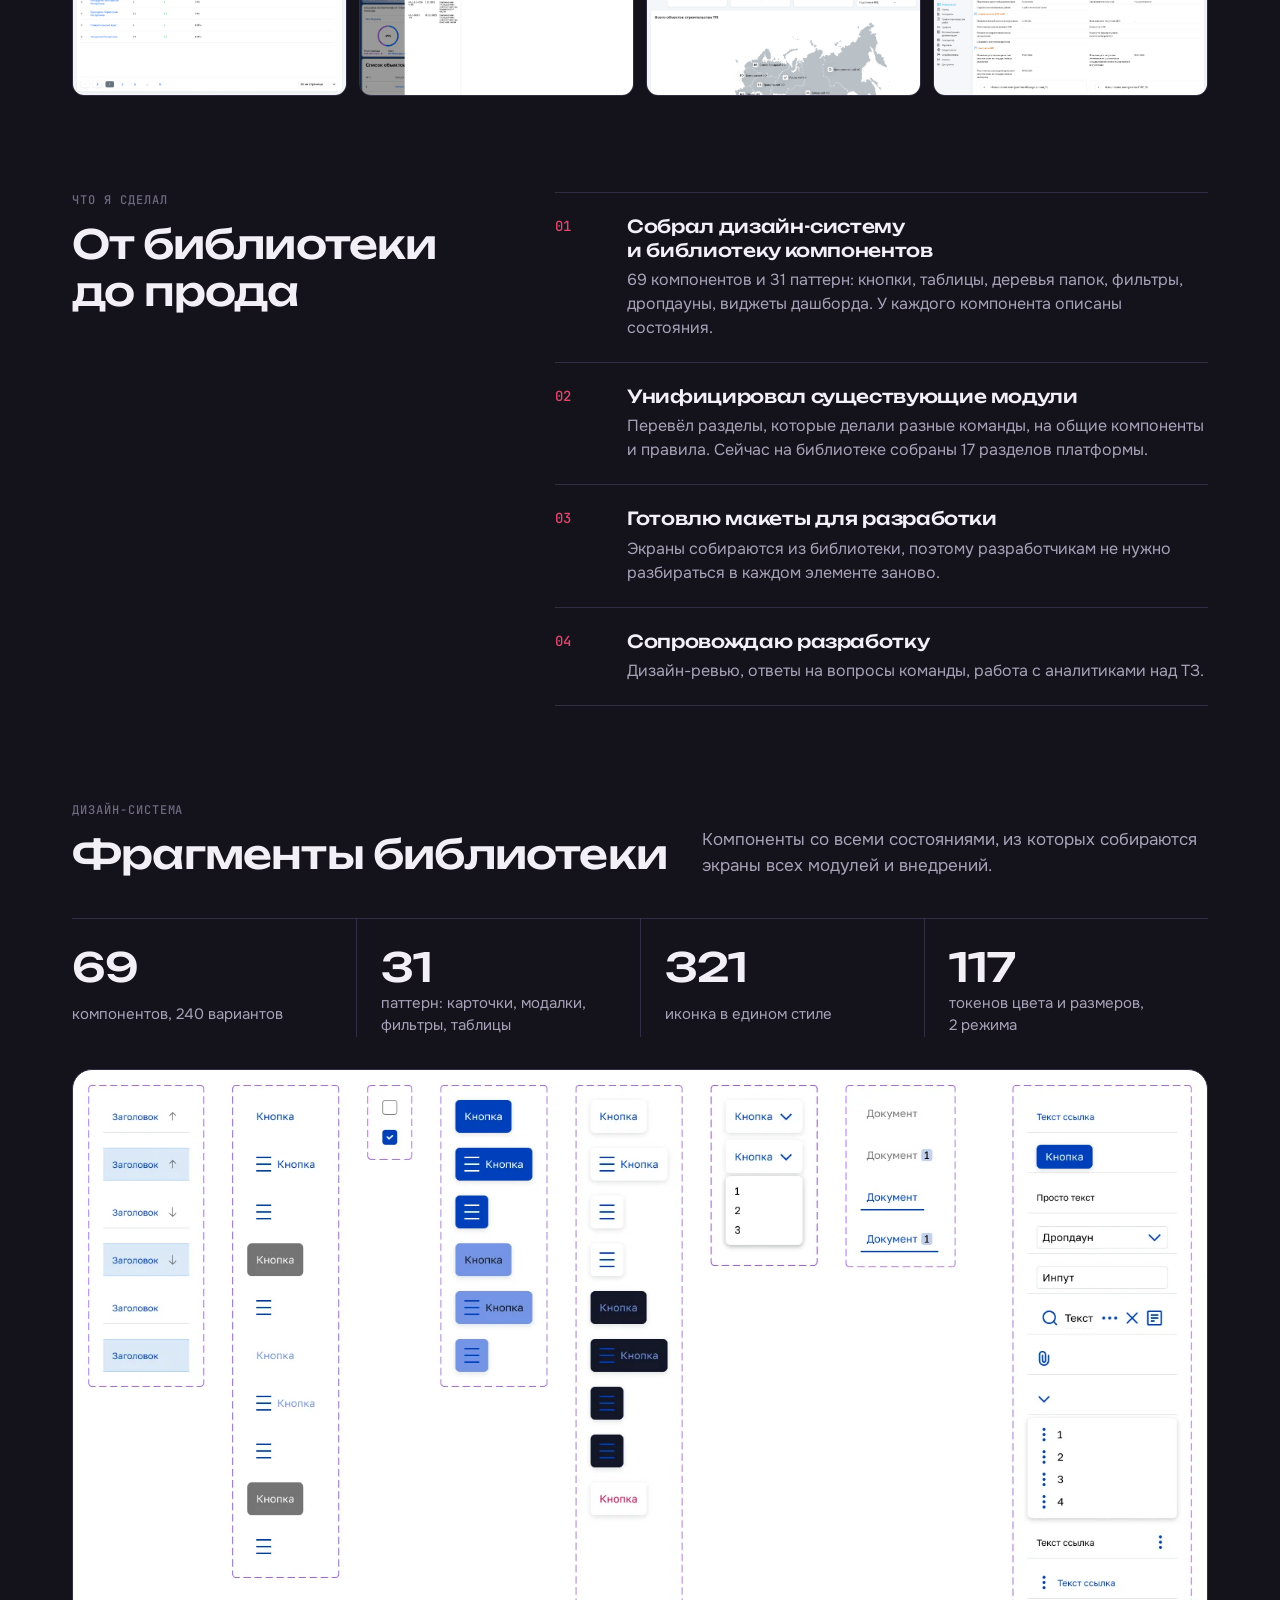
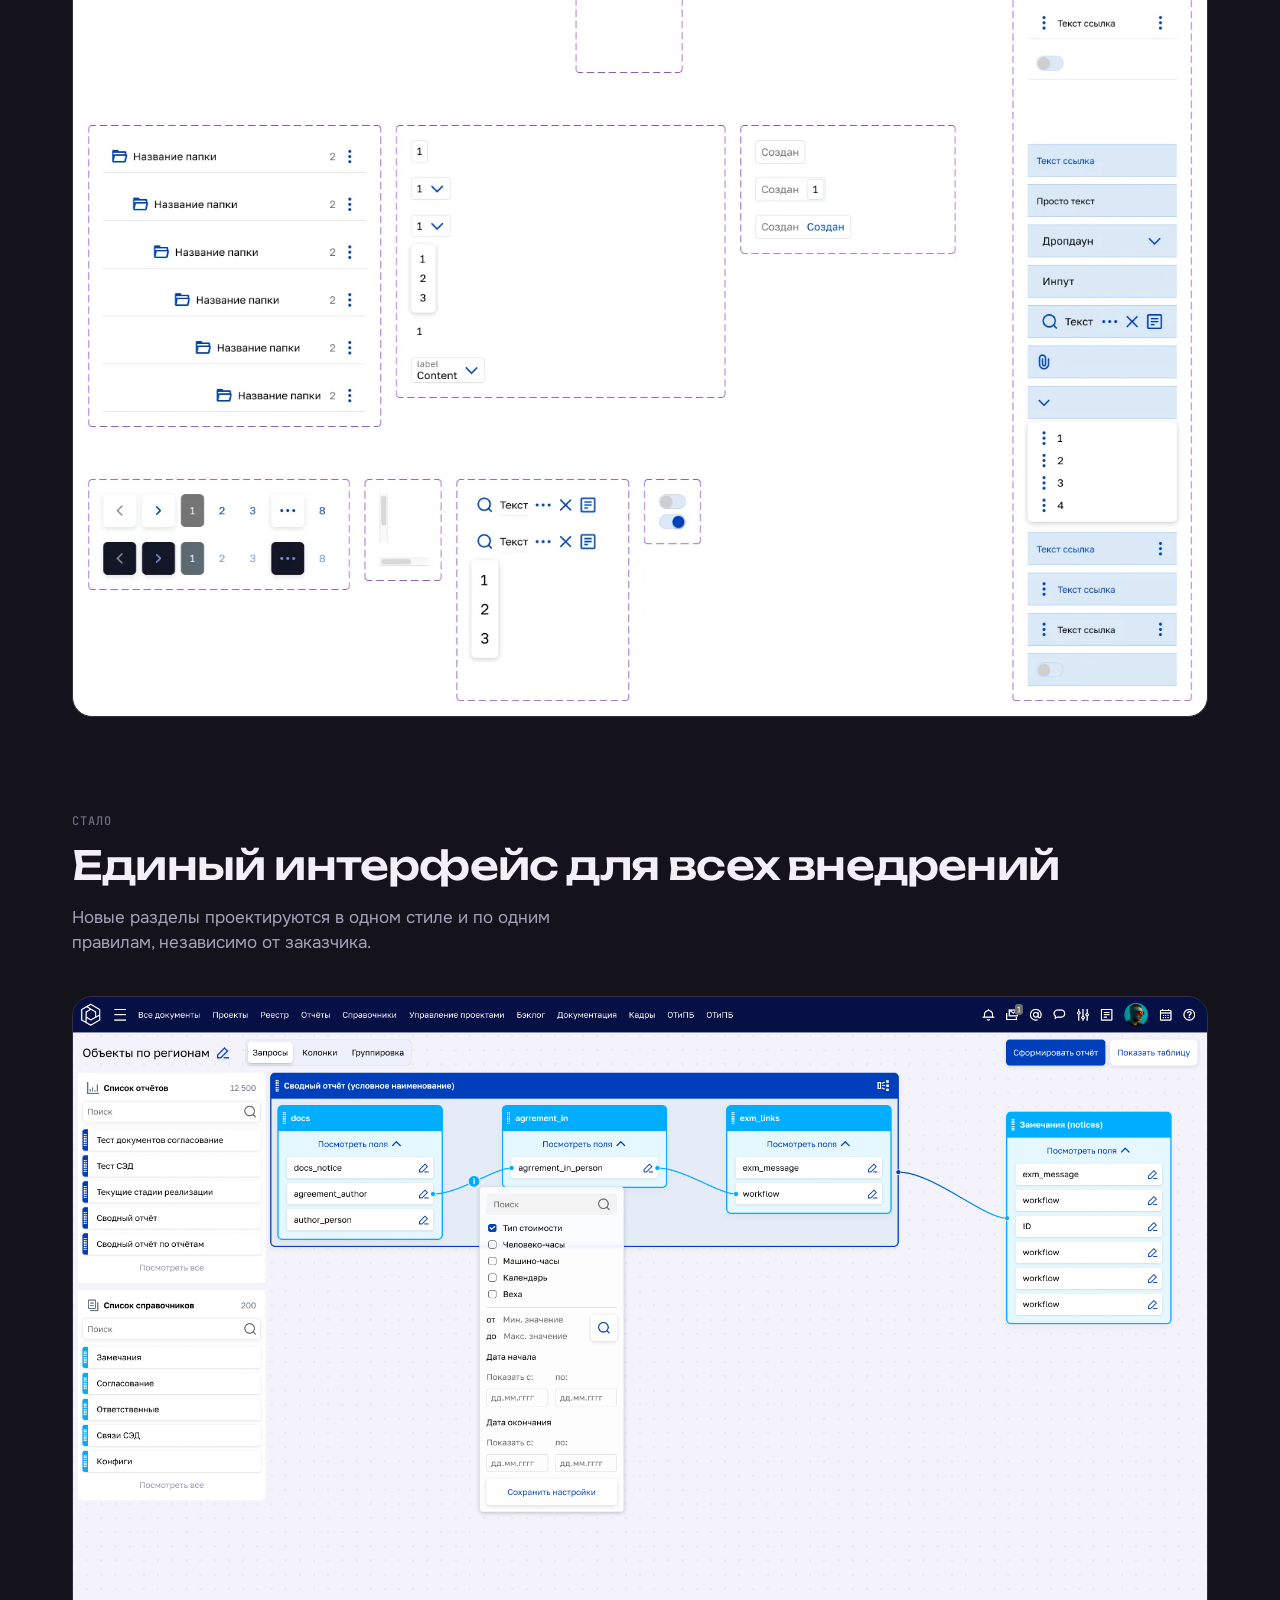
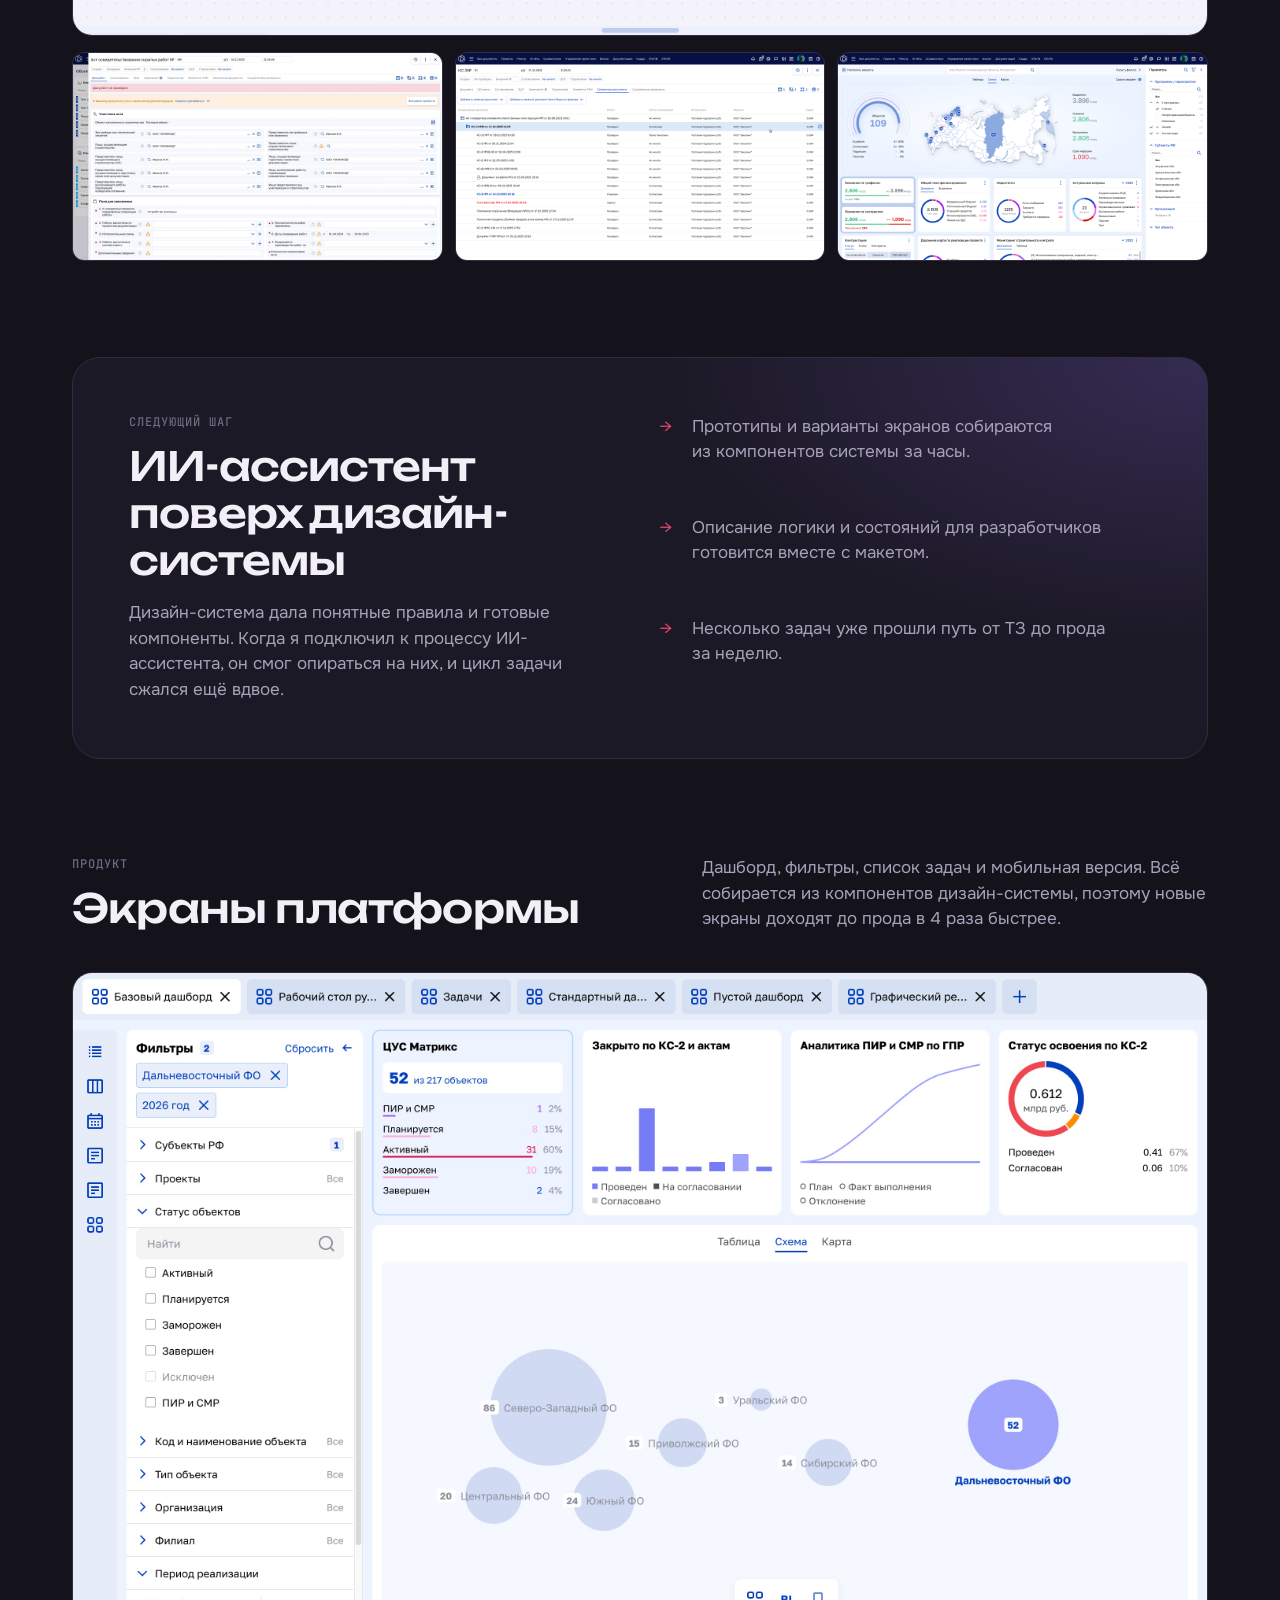
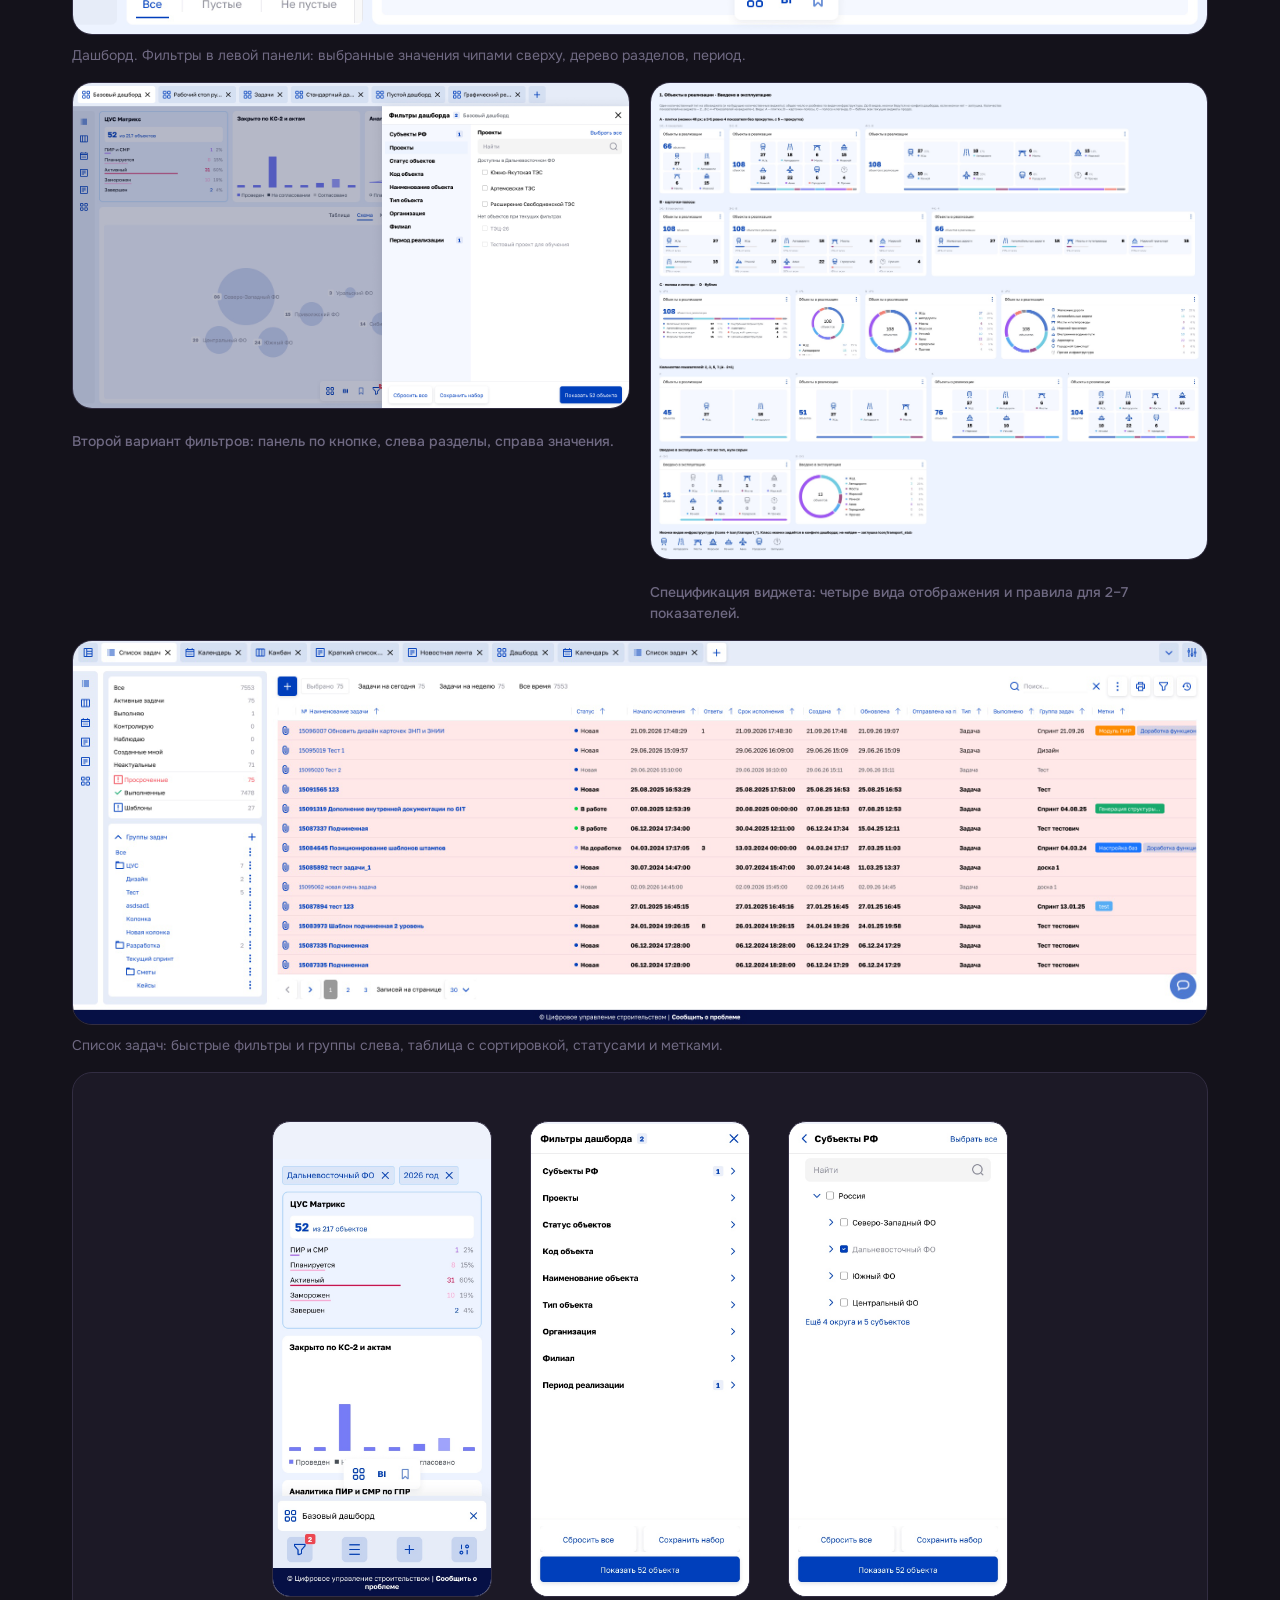
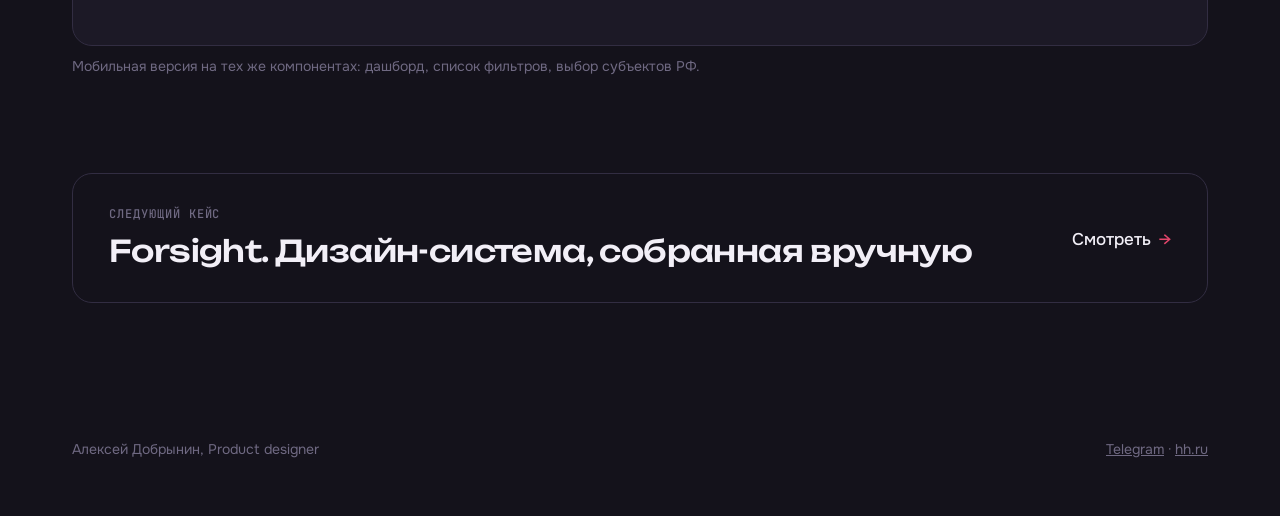
<file: osmokod.html>
<!doctype html>
<html lang="ru">
<head>
<meta charset="utf-8">
<meta name="viewport" content="width=device-width, initial-scale=1, viewport-fit=cover">
<title>Осмокод: кейс · Алексей Добрынин</title>
<meta name="description" content="Дизайн-система для ERP-платформы управления стройкой: путь задачи от ТЗ до прода сократился с месяца до недели.">
<link rel="canonical" href="https://dobrynin.tech/osmokod.html">
<meta property="og:type" content="article">
<meta property="og:site_name" content="Алексей Добрынин">
<meta property="og:locale" content="ru_RU">
<meta property="og:title" content="Осмокод: кейс · Алексей Добрынин">
<meta property="og:description" content="Дизайн-система для ERP-платформы управления стройкой: путь задачи от ТЗ до прода сократился с месяца до недели.">
<meta property="og:url" content="https://dobrynin.tech/osmokod.html">
<meta property="og:image" content="https://dobrynin.tech/img/og.jpg">
<meta property="og:image:width" content="1200">
<meta property="og:image:height" content="630">
<meta name="twitter:card" content="summary_large_image">
<meta name="theme-color" content="#14121b">
<link rel="icon" href="favicon.svg" type="image/svg+xml">
<link rel="apple-touch-icon" href="apple-touch-icon.png">
<link rel="preconnect" href="https://fonts.googleapis.com">
<link rel="preconnect" href="https://fonts.gstatic.com" crossorigin>
<link rel="stylesheet" href="https://fonts.googleapis.com/css2?family=Unbounded:wght@500&family=Onest:wght@400;500&family=JetBrains+Mono:wght@400;500&display=swap">
<link rel="stylesheet" href="styles.css">
<style>:root { padding-top: env(safe-area-inset-top, 0px); padding-bottom: env(safe-area-inset-bottom, 0px); }</style>
<!-- Yandex.Metrika counter -->
<script type="text/javascript">
    (function(m,e,t,r,i,k,a){
        m[i]=m[i]||function(){(m[i].a=m[i].a||[]).push(arguments)};
        m[i].l=1*new Date();
        for (var j = 0; j < document.scripts.length; j++) {if (document.scripts[j].src === r) { return; }}
        k=e.createElement(t),a=e.getElementsByTagName(t)[0],k.async=1,k.src=r,a.parentNode.insertBefore(k,a)
    })(window, document,'script','https://mc.yandex.ru/metrika/tag.js?id=114056399', 'ym');

    ym(114056399, 'init', {ssr:true, webvisor:true, clickmap:true, ecommerce:"dataLayer", referrer: document.referrer, url: location.href, accurateTrackBounce:true, trackLinks:true});
</script>
<!-- /Yandex.Metrika counter -->
</head>
<body>
<noscript><div><img src="https://mc.yandex.ru/watch/114056399" style="position:absolute; left:-9999px;" alt="" /></div></noscript>

<header class="top">
  <div class="wrap">
    <a class="back" href="index.html">← Все кейсы</a>
    <a class="btn btn-sm" href="https://t.me/Noononono" target="_blank" rel="noopener" style="margin-left:auto"><span class="sm-hide">Написать в&nbsp;</span>Telegram</a>
  </div>
</header>

<main>
  <section class="wrap case-hero">
    <div class="tags"><span class="tag">B2B</span><span class="tag">ERP</span><span class="tag">Строительство</span><span class="tag">Дизайн-система</span></div>
    <h1>Осмокод: <span class="grad">задача от ТЗ до&nbsp;прода за&nbsp;неделю</span> вместо месяца</h1>
    <p class="lead">ЦУС — платформа для управления строительными проектами на&nbsp;стадиях ПИР и&nbsp;СМР. В&nbsp;ней ведут документацию, контролируют работы и&nbsp;согласуют решения все участники стройки.</p>

    <dl class="facts">
      <div><dt class="eyebrow">Роль</dt><dd>Product designer</dd></div>
      <div><dt class="eyebrow">Срок</dt><dd>4 года, продолжаю работу</dd></div>
      <div><dt class="eyebrow">Продукт</dt><dd>ERP для стройки, много модулей и&nbsp;внедрений</dd></div>
      <div><dt class="eyebrow">Зона ответственности</dt><dd>Дизайн-система, интерфейсы модулей, дизайн-ревью</dd></div>
    </dl>
  </section>

  <div class="wrap">
    <div class="cover"><img src="img/osm-hero.webp" alt="Главный экран платформы ЦУС и компоненты дизайн-системы" width="823" height="593"></div>
  </div>

  <section class="section">
    <div class="wrap result">
      <div class="result-big">
        <p class="eyebrow">Результат</p>
        <b class="grad">×4</b>
        <p>Путь задачи от&nbsp;ТЗ до&nbsp;прода сократился с&nbsp;месяца до&nbsp;недели. Вдвое за&nbsp;счёт дизайн-системы и&nbsp;ещё вдвое за&nbsp;счёт ИИ-ассистента, который работает поверх неё.</p>
      </div>
      <div class="bars" role="img" aria-label="Время от ТЗ до прода: до дизайн-системы около 4 недель, с дизайн-системой около 2 недель, с дизайн-системой и ИИ-ассистентом около 1 недели">
        <div class="bar">
          <div class="bar-head"><span>До дизайн-системы</span><span>≈ 4 нед</span></div>
          <div class="bar-track"><div class="bar-fill" style="width:100%"></div></div>
          <p class="bar-note">Каждый экран рисовали с&nbsp;нуля, долго объясняли разработчикам, как он&nbsp;должен работать.</p>
        </div>
        <div class="bar is-ds">
          <div class="bar-head"><span>С дизайн-системой</span><span>≈ 2 нед</span></div>
          <div class="bar-track"><div class="bar-fill" style="width:50%"></div></div>
          <p class="bar-note">Экраны и&nbsp;прототипы собираются из&nbsp;готовых компонентов, разработчики знают их&nbsp;поведение заранее.</p>
        </div>
        <div class="bar is-ai">
          <div class="bar-head"><span>Дизайн-система + ИИ-ассистент</span><span>≈ 1 нед</span></div>
          <div class="bar-track"><div class="bar-fill" style="width:25%"></div></div>
          <p class="bar-note">Несколько задач уже прошли весь путь за&nbsp;неделю и&nbsp;работают в&nbsp;проде.</p>
        </div>
        <div class="scale" aria-hidden="true"><span>0</span><span>1 нед</span><span>2 нед</span><span>3 нед</span><span>4 нед</span></div>
      </div>
    </div>
  </section>

  <section class="section" style="padding-top:0">
    <div class="wrap split">
      <div>
        <p class="eyebrow">Проблема</p>
        <h2 style="margin-top:12px">Одна платформа, разные интерфейсы</h2>
      </div>
      <div class="prose">
        <p>Модули платформы делали <strong>разные команды</strong>, а&nbsp;каждое внедрение под заказчика развивалось отдельно. В&nbsp;итоге у&nbsp;разделов были разные стили, навигация, таблицы и&nbsp;логика взаимодействия.</p>
        <p>Из-за этого <strong>каждую новую функцию приходилось проектировать заново</strong>: рисовать экраны, собирать прототипы и&nbsp;подробно объяснять разработчикам поведение элементов. Поддерживать существующие разделы тоже было сложно.</p>
      </div>
    </div>
  </section>

  <section class="section" style="padding-top:0">
    <div class="wrap">
      <div class="section-head">
        <div><p class="eyebrow">Было</p><h2 style="margin-top:12px">Интерфейсы разных внедрений</h2></div>
        <p class="muted">Таблицы, фильтры и&nbsp;кнопки в&nbsp;каждом модуле выглядели и&nbsp;работали по-своему.</p>
      </div>
      <div class="gallery-main">
        <button class="shot" type="button"><img src="img/before7.webp" alt="Модуль до унификации" loading="lazy"></button>
        <div class="gallery">
          <button class="shot" type="button"><img src="img/before1.webp" alt="Таблица по субъектам до унификации" loading="lazy"></button>
          <button class="shot" type="button"><img src="img/before2.webp" alt="Экран модуля до унификации" loading="lazy"></button>
          <button class="shot" type="button"><img src="img/before3.webp" alt="Экран модуля до унификации" loading="lazy"></button>
          <button class="shot" type="button"><img src="img/before5.webp" alt="Экран модуля до унификации" loading="lazy"></button>
        </div>
      </div>
    </div>
  </section>

  <section class="section" style="padding-top:0">
    <div class="wrap split">
      <div>
        <p class="eyebrow">Что я сделал</p>
        <h2 style="margin-top:12px">От&nbsp;библиотеки до&nbsp;прода</h2>
      </div>
      <ol class="steps">
        <li><div><h3>Собрал дизайн-систему и&nbsp;библиотеку компонентов</h3><p>69 компонентов и&nbsp;31 паттерн: кнопки, таблицы, деревья папок, фильтры, дропдауны, виджеты дашборда. У&nbsp;каждого компонента описаны состояния.</p></div></li>
        <li><div><h3>Унифицировал существующие модули</h3><p>Перевёл разделы, которые делали разные команды, на&nbsp;общие компоненты и&nbsp;правила. Сейчас на&nbsp;библиотеке собраны 17 разделов платформы.</p></div></li>
        <li><div><h3>Готовлю макеты для разработки</h3><p>Экраны собираются из&nbsp;библиотеки, поэтому разработчикам не&nbsp;нужно разбираться в&nbsp;каждом элементе заново.</p></div></li>
        <li><div><h3>Сопровождаю разработку</h3><p>Дизайн-ревью, ответы на&nbsp;вопросы команды, работа с&nbsp;аналитиками над ТЗ.</p></div></li>
      </ol>
    </div>
  </section>

  <section class="section" style="padding-top:0">
    <div class="wrap">
      <div class="section-head">
        <div><p class="eyebrow">Дизайн-система</p><h2 style="margin-top:12px">Фрагменты библиотеки</h2></div>
        <p class="muted">Компоненты со&nbsp;всеми состояниями, из&nbsp;которых собираются экраны всех модулей и&nbsp;внедрений.</p>
      </div>
      <div class="stats stats-4" style="margin:0 0 32px">
        <div class="stat"><b>69</b><span>компонентов, 240 вариантов</span></div>
        <div class="stat"><b>31</b><span>паттерн: карточки, модалки, фильтры, таблицы</span></div>
        <div class="stat"><b>321</b><span>иконка в&nbsp;едином стиле</span></div>
        <div class="stat"><b>117</b><span>токенов цвета и&nbsp;размеров, 2&nbsp;режима</span></div>
      </div>
      <button class="shot" type="button" style="background:#fff"><img src="img/ds-main.webp" alt="Фрагменты библиотеки компонентов: кнопки, деревья, дропдауны, пагинация" loading="lazy"></button>
    </div>
  </section>

  <section class="section" style="padding-top:0">
    <div class="wrap">
      <div class="section-head">
        <div><p class="eyebrow">Стало</p><h2 style="margin-top:12px">Единый интерфейс для&nbsp;всех внедрений</h2></div>
        <p class="muted">Новые разделы проектируются в&nbsp;одном стиле и&nbsp;по&nbsp;одним правилам, независимо от&nbsp;заказчика.</p>
      </div>
      <div class="gallery-main">
        <button class="shot" type="button"><img src="img/after1.webp" alt="Конструктор сводных отчётов" loading="lazy"></button>
        <div class="gallery" style="grid-template-columns:repeat(3,minmax(0,1fr))">
          <button class="shot" type="button"><img src="img/after2.webp" alt="Экран платформы после унификации" loading="lazy"></button>
          <button class="shot" type="button"><img src="img/after3.webp" alt="Экран платформы после унификации" loading="lazy"></button>
          <button class="shot" type="button"><img src="img/after4.webp" alt="Экран платформы после унификации" loading="lazy"></button>
        </div>
      </div>
    </div>
  </section>

  <section class="section" style="padding-top:0">
    <div class="wrap">
      <div class="ai-box">
        <div>
          <p class="eyebrow">Следующий шаг</p>
          <h2 style="margin-top:12px">ИИ-ассистент поверх дизайн-системы</h2>
          <p class="muted" style="margin-top:16px">Дизайн-система дала понятные правила и&nbsp;готовые компоненты. Когда я&nbsp;подключил к&nbsp;процессу ИИ-ассистента, он&nbsp;смог опираться на&nbsp;них, и&nbsp;цикл задачи сжался ещё вдвое.</p>
        </div>
        <ul>
          <li>Прототипы и&nbsp;варианты экранов собираются из&nbsp;компонентов системы за&nbsp;часы.</li>
          <li>Описание логики и&nbsp;состояний для разработчиков готовится вместе с&nbsp;макетом.</li>
          <li>Несколько задач уже прошли путь от&nbsp;ТЗ до&nbsp;прода за&nbsp;неделю.</li>
        </ul>
      </div>
    </div>
  </section>

  <section class="section" style="padding-top:0">
    <div class="wrap">
      <div class="section-head">
        <div><p class="eyebrow">Продукт</p><h2 style="margin-top:12px">Экраны платформы</h2></div>
        <p class="muted">Дашборд, фильтры, список задач и&nbsp;мобильная версия. Всё собирается из&nbsp;компонентов дизайн-системы, поэтому новые экраны доходят до&nbsp;прода в&nbsp;4 раза быстрее.</p>
      </div>
      <div class="gallery-main">
        <figure class="fig">
          <button class="shot" type="button"><img src="img/osm-c-filterA.jpg" alt="Дашборд с панелью фильтров слева, виджетами и схемой объектов по федеральным округам" loading="lazy"></button>
          <figcaption class="caption">Дашборд. Фильтры в&nbsp;левой панели: выбранные значения чипами сверху, дерево разделов, период.</figcaption>
        </figure>
        <div class="compare">
          <figure class="fig">
            <button class="shot" type="button"><img src="img/osm-c-filterC.jpg" alt="Выезжающая панель фильтров дашборда в режиме master–detail" loading="lazy"></button>
            <figcaption class="caption">Второй вариант фильтров: панель по кнопке, слева разделы, справа значения.</figcaption>
          </figure>
          <figure class="fig">
            <button class="shot" type="button" style="background:#fff"><img src="img/osm-widgets.jpg" alt="Спецификация виджета «Объекты в реализации»: плитки, карточки-полосы, бублик" loading="lazy"></button>
            <figcaption class="caption">Спецификация виджета: четыре вида отображения и&nbsp;правила для 2–7 показателей.</figcaption>
          </figure>
        </div>
        <figure class="fig">
          <button class="shot" type="button"><img src="img/osm-c-tasks.jpg" alt="Список задач с группами слева и таблицей задач" loading="lazy"></button>
          <figcaption class="caption">Список задач: быстрые фильтры и&nbsp;группы слева, таблица с&nbsp;сортировкой, статусами и&nbsp;метками.</figcaption>
        </figure>
        <figure class="fig">
          <div class="phones">
            <button class="shot" type="button"><img src="img/osm-c-mA.jpg" alt="Мобильный дашборд с выбранными фильтрами и виджетами" loading="lazy"></button>
            <button class="shot" type="button"><img src="img/osm-x-mList.jpg" alt="Мобильный список фильтров дашборда" loading="lazy"></button>
            <button class="shot" type="button"><img src="img/osm-x-mRF.jpg" alt="Мобильный выбор субъектов РФ в фильтре" loading="lazy"></button>
          </div>
          <figcaption class="caption">Мобильная версия на&nbsp;тех же компонентах: дашборд, список фильтров, выбор субъектов РФ.</figcaption>
        </figure>
      </div>
    </div>
  </section>

  <section class="section" style="padding-top:0">
    <div class="wrap">
      <a class="next" href="forsight.html">
        <div><p class="eyebrow">Следующий кейс</p><h3 style="margin-top:8px">Forsight. Дизайн-система, собранная вручную</h3></div>
        <span class="case-link">Смотреть</span>
      </a>
    </div>
  </section>
</main>

<footer class="wrap foot">
  <span>Алексей Добрынин, Product designer</span>
  <span><a href="https://t.me/Noononono" target="_blank" rel="noopener">Telegram</a> · <a href="https://perm.hh.ru/resume/91a9d126ff029c4eff0039ed1f524474364571" target="_blank" rel="noopener">hh.ru</a></span>
</footer>

<dialog class="lb" id="lb"><img id="lb-img" alt=""></dialog>
<script>
  const lb = document.getElementById('lb'), lbImg = document.getElementById('lb-img');
  document.querySelectorAll('.shot').forEach(b => b.addEventListener('click', () => {
    const img = b.querySelector('img');
    lbImg.src = img.src; lbImg.alt = img.alt; lb.showModal();
  }));
  lb.addEventListener('click', () => lb.close());
</script>
</body>
</html>
</file>
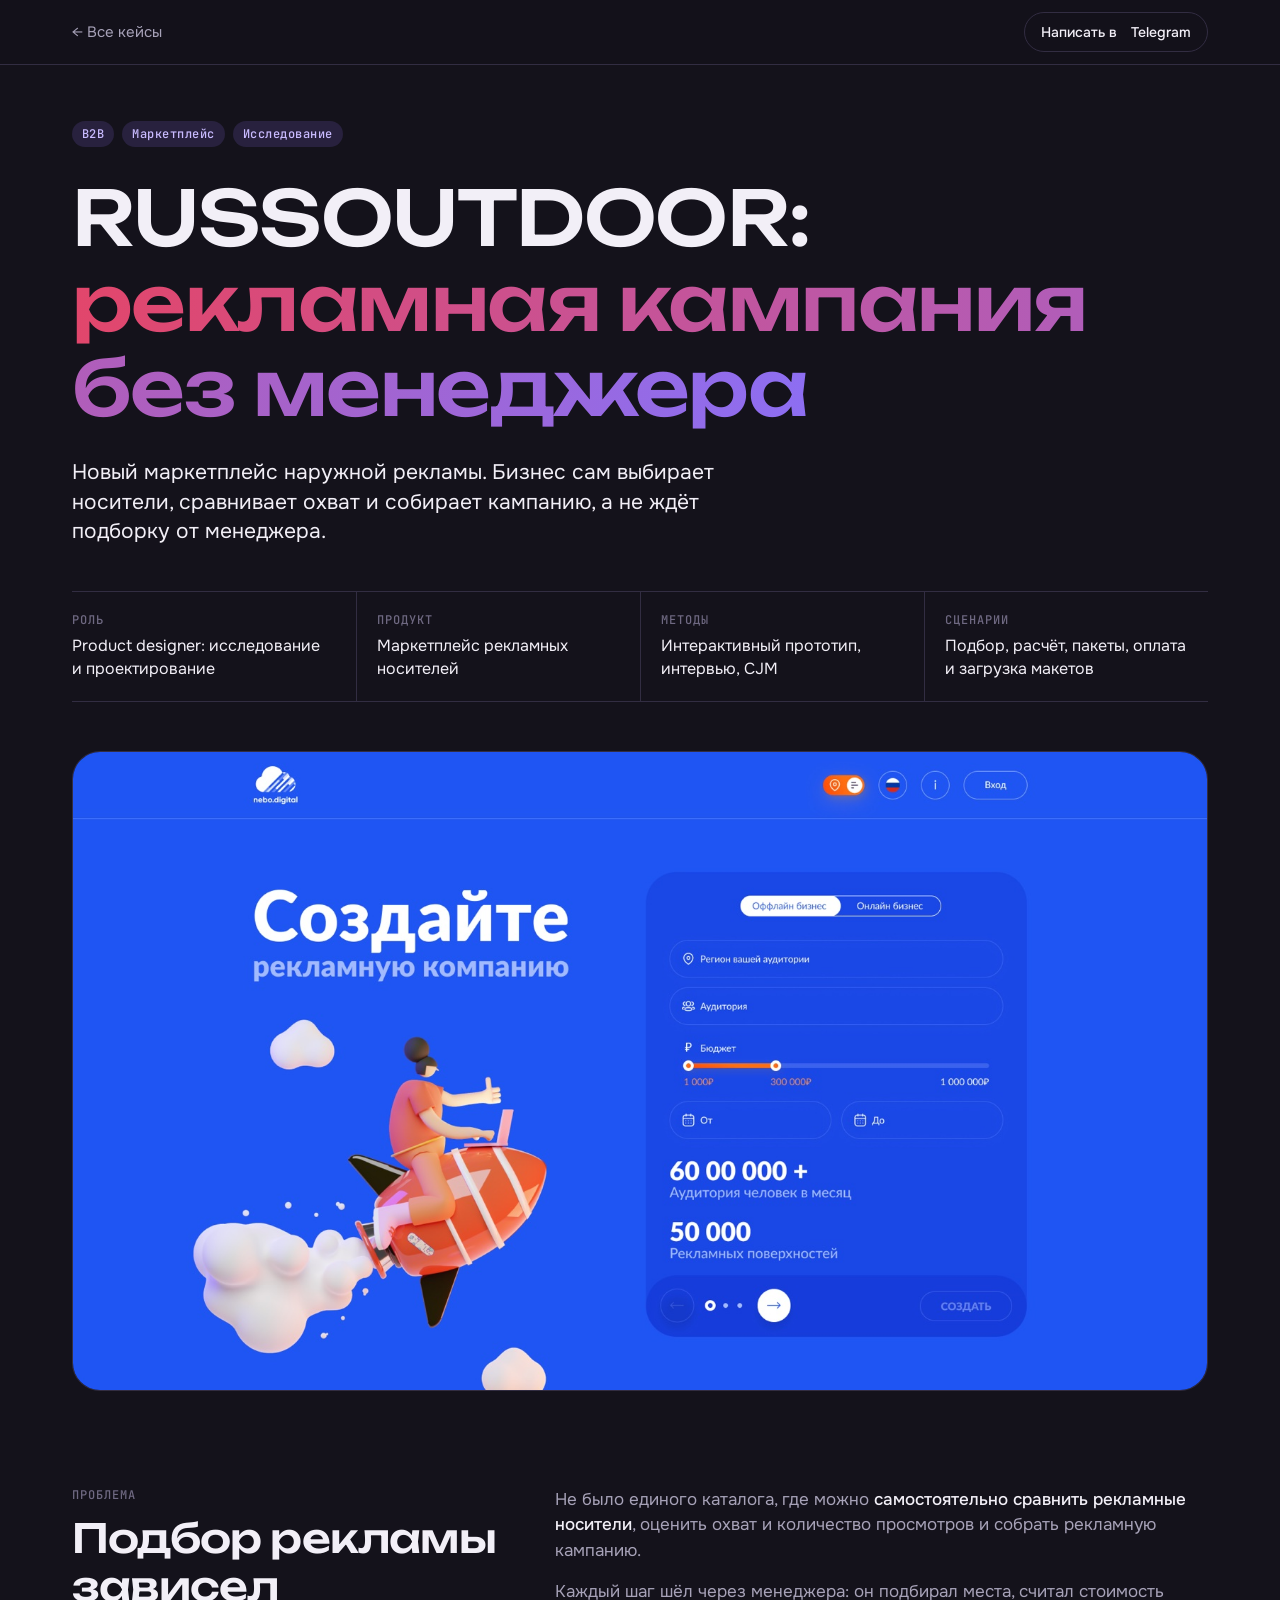
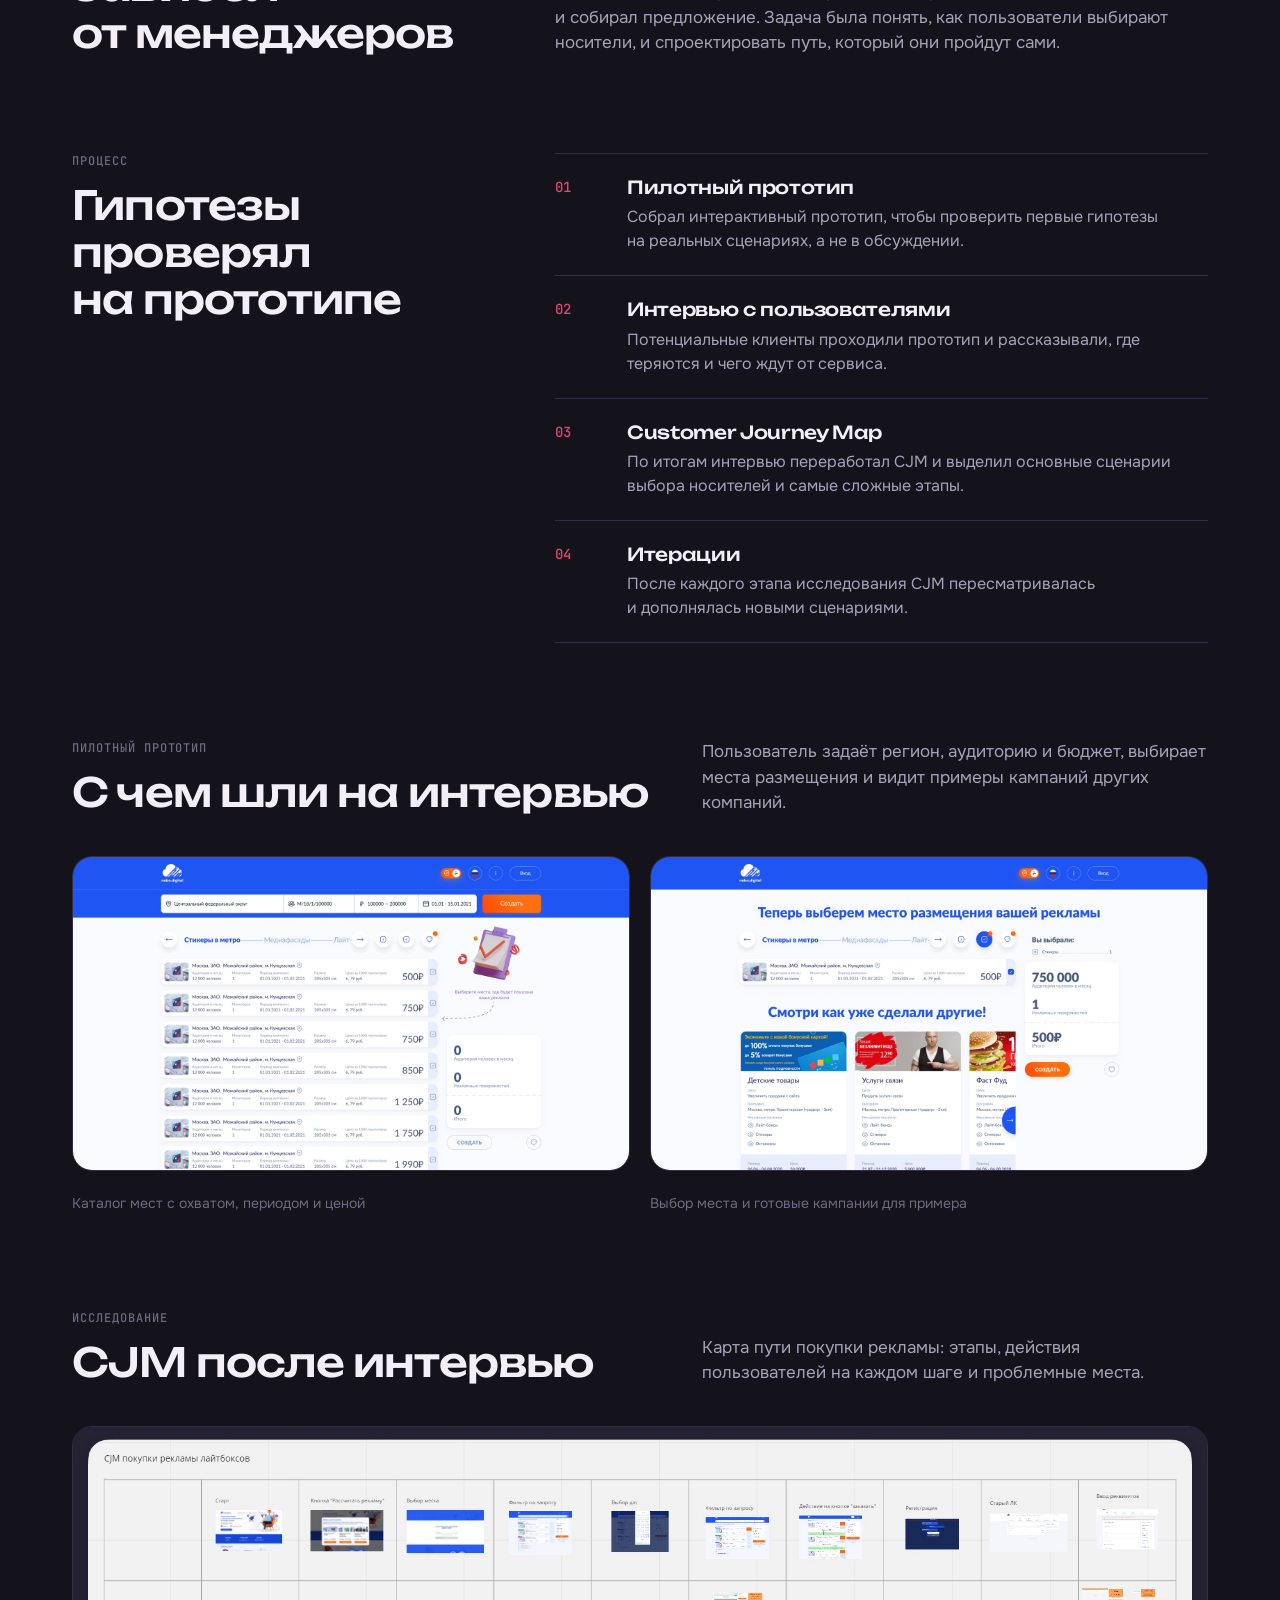
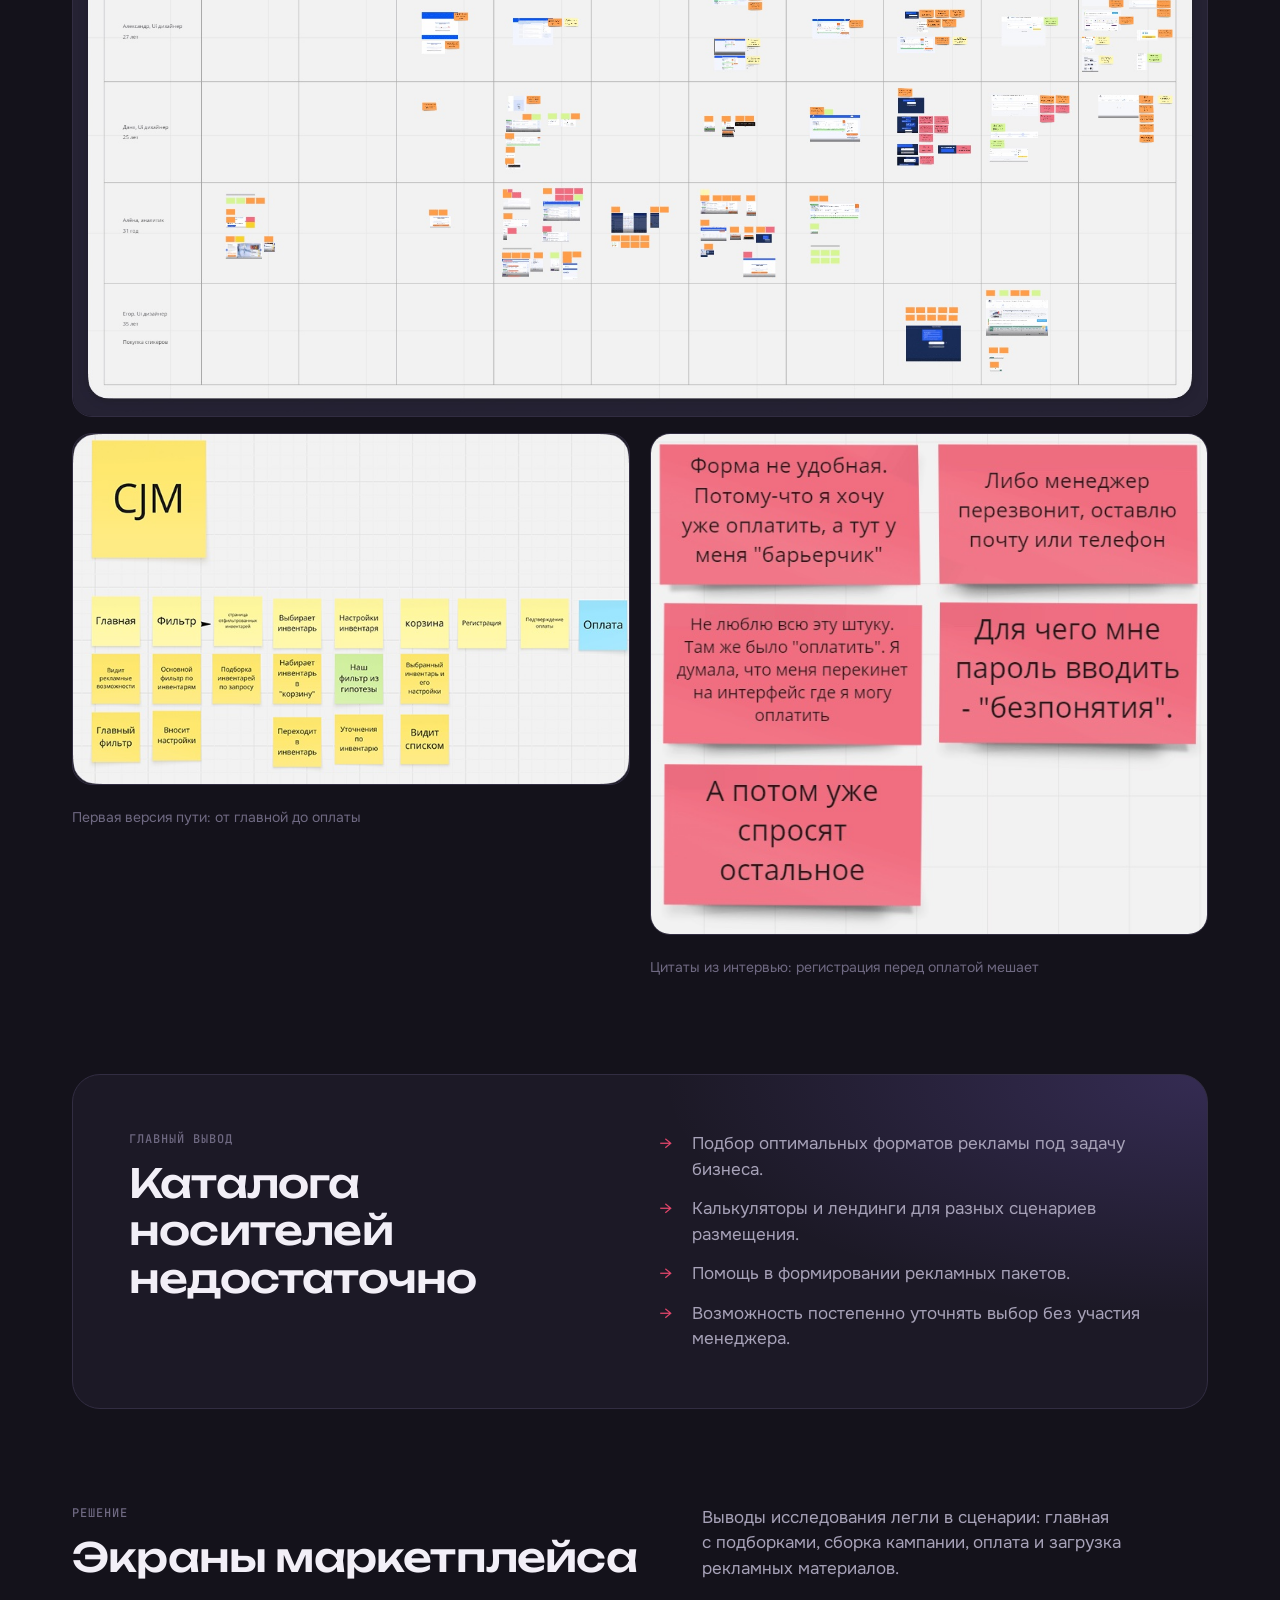
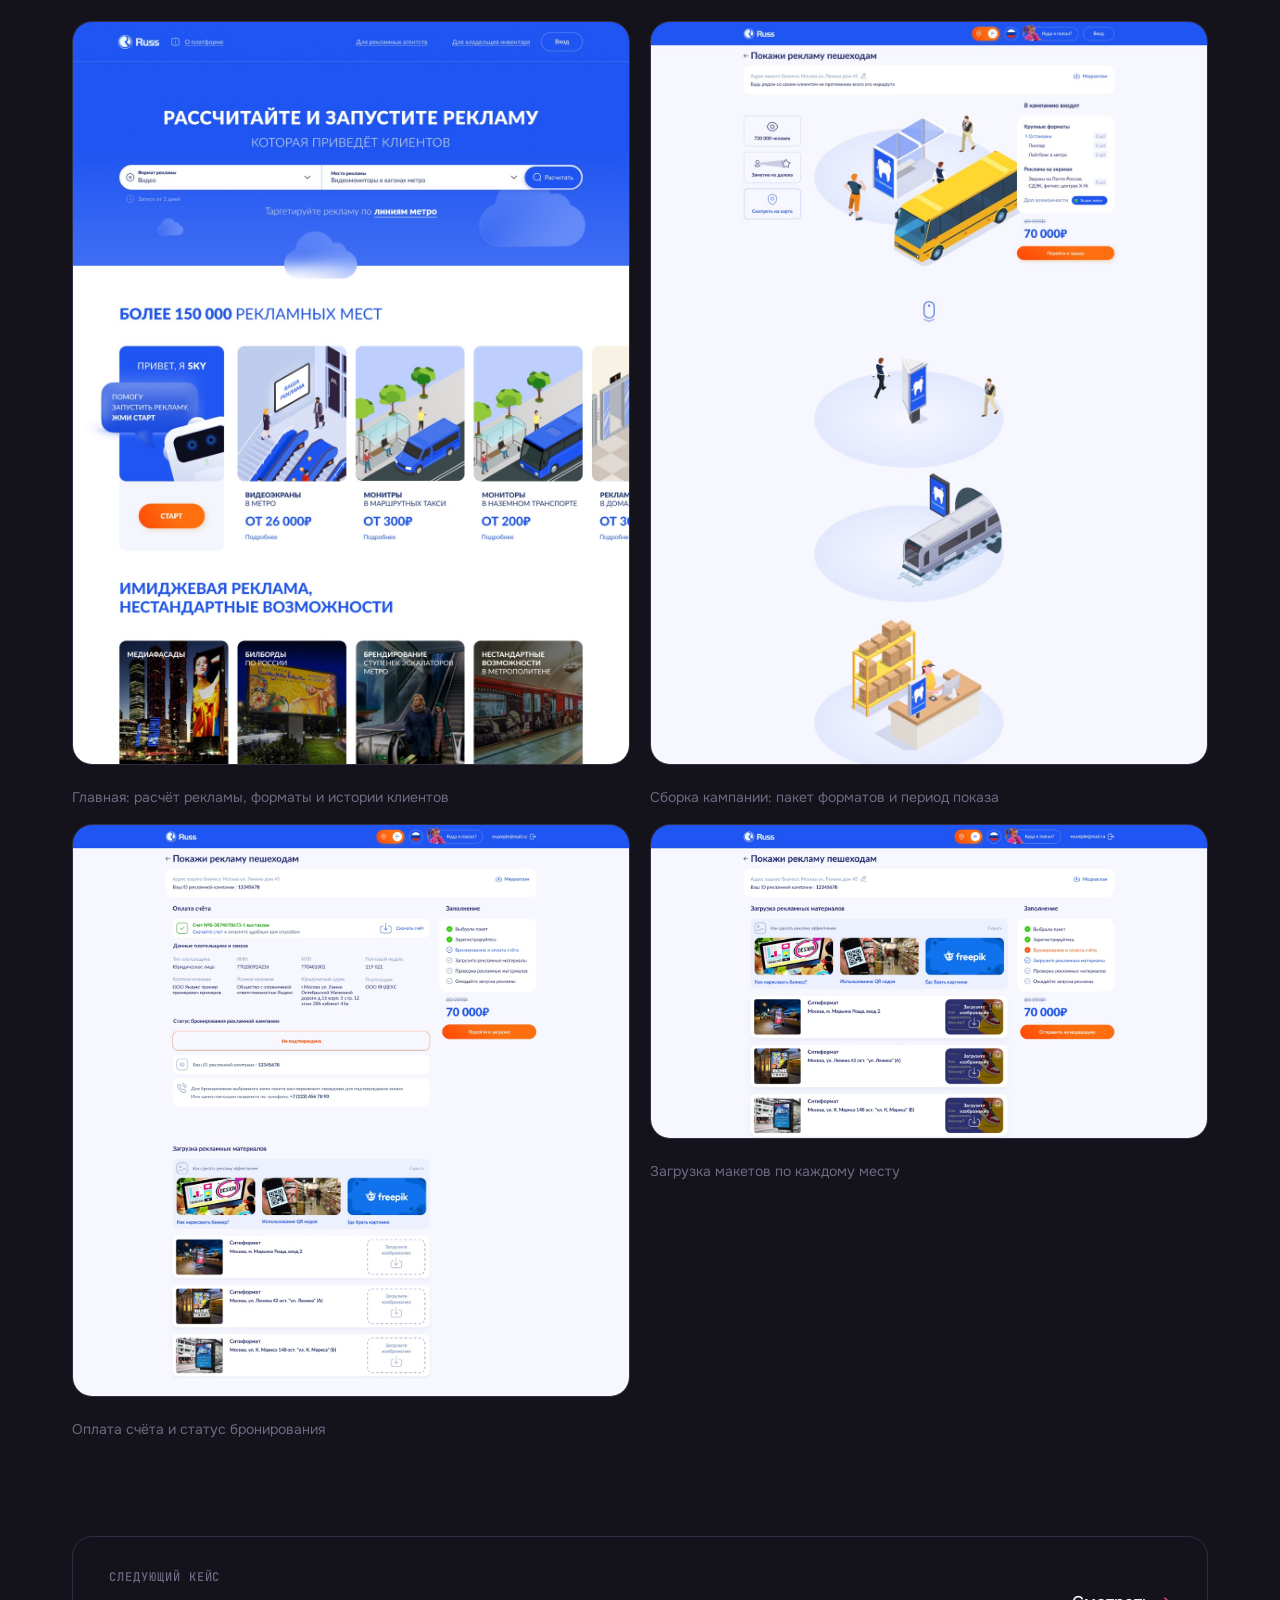
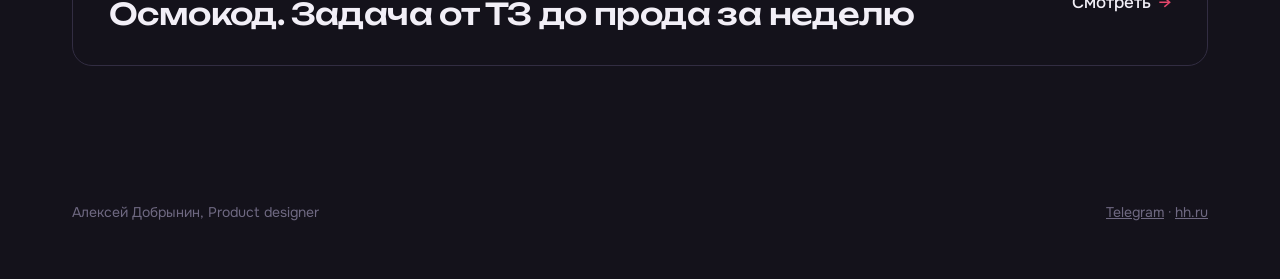
<file: russoutdoor.html>
<!doctype html>
<html lang="ru">
<head>
<meta charset="utf-8">
<meta name="viewport" content="width=device-width, initial-scale=1, viewport-fit=cover">
<title>RUSSOUTDOOR: кейс · Алексей Добрынин</title>
<meta name="description" content="Маркетплейс наружной рекламы: интервью на прототипе, CJM и сценарии, в которых бизнес собирает кампанию без менеджера.">
<link rel="canonical" href="https://dobrynin.tech/russoutdoor.html">
<meta property="og:type" content="article">
<meta property="og:site_name" content="Алексей Добрынин">
<meta property="og:locale" content="ru_RU">
<meta property="og:title" content="RUSSOUTDOOR: кейс · Алексей Добрынин">
<meta property="og:description" content="Маркетплейс наружной рекламы: интервью на прототипе, CJM и сценарии, в которых бизнес собирает кампанию без менеджера.">
<meta property="og:url" content="https://dobrynin.tech/russoutdoor.html">
<meta property="og:image" content="https://dobrynin.tech/img/og.jpg">
<meta property="og:image:width" content="1200">
<meta property="og:image:height" content="630">
<meta name="twitter:card" content="summary_large_image">
<meta name="theme-color" content="#14121b">
<link rel="icon" href="favicon.svg" type="image/svg+xml">
<link rel="apple-touch-icon" href="apple-touch-icon.png">
<link rel="preconnect" href="https://fonts.googleapis.com">
<link rel="preconnect" href="https://fonts.gstatic.com" crossorigin>
<link rel="stylesheet" href="https://fonts.googleapis.com/css2?family=Unbounded:wght@500&family=Onest:wght@400;500&family=JetBrains+Mono:wght@400;500&display=swap">
<link rel="stylesheet" href="styles.css">
<style>:root { padding-top: env(safe-area-inset-top, 0px); padding-bottom: env(safe-area-inset-bottom, 0px); }</style>
<!-- Yandex.Metrika counter -->
<script type="text/javascript">
    (function(m,e,t,r,i,k,a){
        m[i]=m[i]||function(){(m[i].a=m[i].a||[]).push(arguments)};
        m[i].l=1*new Date();
        for (var j = 0; j < document.scripts.length; j++) {if (document.scripts[j].src === r) { return; }}
        k=e.createElement(t),a=e.getElementsByTagName(t)[0],k.async=1,k.src=r,a.parentNode.insertBefore(k,a)
    })(window, document,'script','https://mc.yandex.ru/metrika/tag.js?id=114056399', 'ym');

    ym(114056399, 'init', {ssr:true, webvisor:true, clickmap:true, ecommerce:"dataLayer", referrer: document.referrer, url: location.href, accurateTrackBounce:true, trackLinks:true});
</script>
<!-- /Yandex.Metrika counter -->
</head>
<body>
<noscript><div><img src="https://mc.yandex.ru/watch/114056399" style="position:absolute; left:-9999px;" alt="" /></div></noscript>

<header class="top">
  <div class="wrap">
    <a class="back" href="index.html">← Все кейсы</a>
    <a class="btn btn-sm" href="https://t.me/Noononono" target="_blank" rel="noopener" style="margin-left:auto"><span class="sm-hide">Написать в&nbsp;</span>Telegram</a>
  </div>
</header>

<main>
  <section class="wrap case-hero">
    <div class="tags"><span class="tag">B2B</span><span class="tag">Маркетплейс</span><span class="tag">Исследование</span></div>
    <h1>RUSSOUTDOOR: <span class="grad">рекламная кампания без менеджера</span></h1>
    <p class="lead">Новый маркетплейс наружной рекламы. Бизнес сам выбирает носители, сравнивает охват и&nbsp;собирает кампанию, а&nbsp;не&nbsp;ждёт подборку от&nbsp;менеджера.</p>

    <dl class="facts">
      <div><dt class="eyebrow">Роль</dt><dd>Product designer: исследование и&nbsp;проектирование</dd></div>
      <div><dt class="eyebrow">Продукт</dt><dd>Маркетплейс рекламных носителей</dd></div>
      <div><dt class="eyebrow">Методы</dt><dd>Интерактивный прототип, интервью, CJM</dd></div>
      <div><dt class="eyebrow">Сценарии</dt><dd>Подбор, расчёт, пакеты, оплата и&nbsp;загрузка макетов</dd></div>
    </dl>
  </section>

  <div class="wrap">
    <button class="shot" type="button" style="border-radius:28px"><img src="img/russ-proto1.jpg" alt="Пилотный прототип: форма создания рекламной кампании с регионом, аудиторией и бюджетом" width="1600" height="900"></button>
  </div>

  <section class="section">
    <div class="wrap split">
      <div>
        <p class="eyebrow">Проблема</p>
        <h2 style="margin-top:12px">Подбор рекламы зависел от&nbsp;менеджеров</h2>
      </div>
      <div class="prose">
        <p>Не&nbsp;было единого каталога, где можно <strong>самостоятельно сравнить рекламные носители</strong>, оценить охват и&nbsp;количество просмотров и&nbsp;собрать рекламную кампанию.</p>
        <p>Каждый шаг шёл через менеджера: он&nbsp;подбирал места, считал стоимость и&nbsp;собирал предложение. Задача была понять, как пользователи выбирают носители, и&nbsp;спроектировать путь, который они пройдут сами.</p>
      </div>
    </div>
  </section>

  <section class="section" style="padding-top:0">
    <div class="wrap split">
      <div>
        <p class="eyebrow">Процесс</p>
        <h2 style="margin-top:12px">Гипотезы проверял на&nbsp;прототипе</h2>
      </div>
      <ol class="steps">
        <li><div><h3>Пилотный прототип</h3><p>Собрал интерактивный прототип, чтобы проверить первые гипотезы на&nbsp;реальных сценариях, а&nbsp;не&nbsp;в&nbsp;обсуждении.</p></div></li>
        <li><div><h3>Интервью с&nbsp;пользователями</h3><p>Потенциальные клиенты проходили прототип и&nbsp;рассказывали, где теряются и&nbsp;чего ждут от&nbsp;сервиса.</p></div></li>
        <li><div><h3>Customer Journey Map</h3><p>По&nbsp;итогам интервью переработал CJM и&nbsp;выделил основные сценарии выбора носителей и&nbsp;самые сложные этапы.</p></div></li>
        <li><div><h3>Итерации</h3><p>После каждого этапа исследования CJM пересматривалась и&nbsp;дополнялась новыми сценариями.</p></div></li>
      </ol>
    </div>
  </section>

  <section class="section" style="padding-top:0">
    <div class="wrap">
      <div class="section-head">
        <div><p class="eyebrow">Пилотный прототип</p><h2 style="margin-top:12px">С&nbsp;чем шли на&nbsp;интервью</h2></div>
        <p class="muted">Пользователь задаёт регион, аудиторию и&nbsp;бюджет, выбирает места размещения и&nbsp;видит примеры кампаний других компаний.</p>
      </div>
      <div class="compare">
        <figure class="fig">
          <button class="shot" type="button"><img src="img/russ-proto2.jpg" alt="Прототип: список рекламных мест с аудиторией, периодом и ценой" loading="lazy"></button>
          <p class="caption">Каталог мест с&nbsp;охватом, периодом и&nbsp;ценой</p>
        </figure>
        <figure class="fig">
          <button class="shot" type="button"><img src="img/russ-proto3.jpg" alt="Прототип: выбранные места и примеры кампаний других компаний" loading="lazy"></button>
          <p class="caption">Выбор места и&nbsp;готовые кампании для примера</p>
        </figure>
      </div>
    </div>
  </section>

  <section class="section" style="padding-top:0">
    <div class="wrap">
      <div class="section-head">
        <div><p class="eyebrow">Исследование</p><h2 style="margin-top:12px">CJM после интервью</h2></div>
        <p class="muted">Карта пути покупки рекламы: этапы, действия пользователей на&nbsp;каждом шаге и&nbsp;проблемные места.</p>
      </div>
      <div class="gallery-main">
        <button class="shot" type="button" style="background:#f3f4f7"><img src="img/russ-cjm-full.jpg" alt="CJM покупки рекламы лайтбоксов с участниками интервью по этапам" loading="lazy"></button>
        <div class="compare">
          <figure class="fig">
            <button class="shot" type="button"><img src="img/russ-cjm.jpg" alt="Первая версия CJM: от главной страницы до оплаты" loading="lazy"></button>
            <p class="caption">Первая версия пути: от&nbsp;главной до&nbsp;оплаты</p>
          </figure>
          <figure class="fig">
            <button class="shot" type="button" style="background:#f3f4f7"><img src="img/russ-quotes.jpg" alt="Цитаты из интервью о форме регистрации перед оплатой" loading="lazy"></button>
            <p class="caption">Цитаты из&nbsp;интервью: регистрация перед оплатой мешает</p>
          </figure>
        </div>
      </div>
    </div>
  </section>

  <section class="section" style="padding-top:0">
    <div class="wrap">
      <div class="ai-box">
        <div>
          <p class="eyebrow">Главный вывод</p>
          <h2 style="margin-top:12px">Каталога носителей недостаточно</h2>
        </div>
        <ul>
          <li>Подбор оптимальных форматов рекламы под задачу бизнеса.</li>
          <li>Калькуляторы и&nbsp;лендинги для разных сценариев размещения.</li>
          <li>Помощь в&nbsp;формировании рекламных пакетов.</li>
          <li>Возможность постепенно уточнять выбор без участия менеджера.</li>
        </ul>
      </div>
    </div>
  </section>

  <section class="section" style="padding-top:0">
    <div class="wrap">
      <div class="section-head">
        <div><p class="eyebrow">Решение</p><h2 style="margin-top:12px">Экраны маркетплейса</h2></div>
        <p class="muted">Выводы исследования легли в&nbsp;сценарии: главная с&nbsp;подборками, сборка кампании, оплата и&nbsp;загрузка рекламных материалов.</p>
      </div>
      <div class="gallery-main">
        <div class="compare">
          <figure class="fig">
            <button class="shot shot-tall" type="button"><img src="img/russ-landing.jpg" alt="Главная маркетплейса: поиск, форматы, советы и истории клиентов" loading="lazy"></button>
            <p class="caption">Главная: расчёт рекламы, форматы и&nbsp;истории клиентов</p>
          </figure>
          <figure class="fig">
            <button class="shot shot-tall" type="button"><img src="img/russ-campaign.jpg" alt="Сборка рекламной кампании: форматы, рекламный пакет и период" loading="lazy"></button>
            <p class="caption">Сборка кампании: пакет форматов и&nbsp;период показа</p>
          </figure>
        </div>
        <div class="compare">
          <figure class="fig">
            <button class="shot" type="button"><img src="img/russ-pay.jpg" alt="Оплата счёта, статус бронирования и загрузка материалов" loading="lazy"></button>
            <p class="caption">Оплата счёта и&nbsp;статус бронирования</p>
          </figure>
          <figure class="fig">
            <button class="shot" type="button"><img src="img/russ-upload.jpg" alt="Загрузка рекламных материалов по каждому месту размещения" loading="lazy"></button>
            <p class="caption">Загрузка макетов по&nbsp;каждому месту</p>
          </figure>
        </div>
      </div>
    </div>
  </section>

  <section class="section" style="padding-top:0">
    <div class="wrap">
      <a class="next" href="osmokod.html">
        <div><p class="eyebrow">Следующий кейс</p><h3 style="margin-top:8px">Осмокод. Задача от&nbsp;ТЗ до&nbsp;прода за&nbsp;неделю</h3></div>
        <span class="case-link">Смотреть</span>
      </a>
    </div>
  </section>
</main>

<footer class="wrap foot">
  <span>Алексей Добрынин, Product designer</span>
  <span><a href="https://t.me/Noononono" target="_blank" rel="noopener">Telegram</a> · <a href="https://perm.hh.ru/resume/91a9d126ff029c4eff0039ed1f524474364571" target="_blank" rel="noopener">hh.ru</a></span>
</footer>

<dialog class="lb" id="lb"><img id="lb-img" alt=""></dialog>
<script>
  const lb = document.getElementById('lb'), lbImg = document.getElementById('lb-img');
  document.querySelectorAll('.shot').forEach(b => b.addEventListener('click', () => {
    const img = b.querySelector('img');
    lbImg.src = img.src; lbImg.alt = img.alt;
    lb.classList.toggle('is-tall', img.naturalHeight > img.naturalWidth * 1.6);
    lb.showModal();
  }));
  lb.addEventListener('click', () => lb.close());
</script>
</body>
</html>
</file>
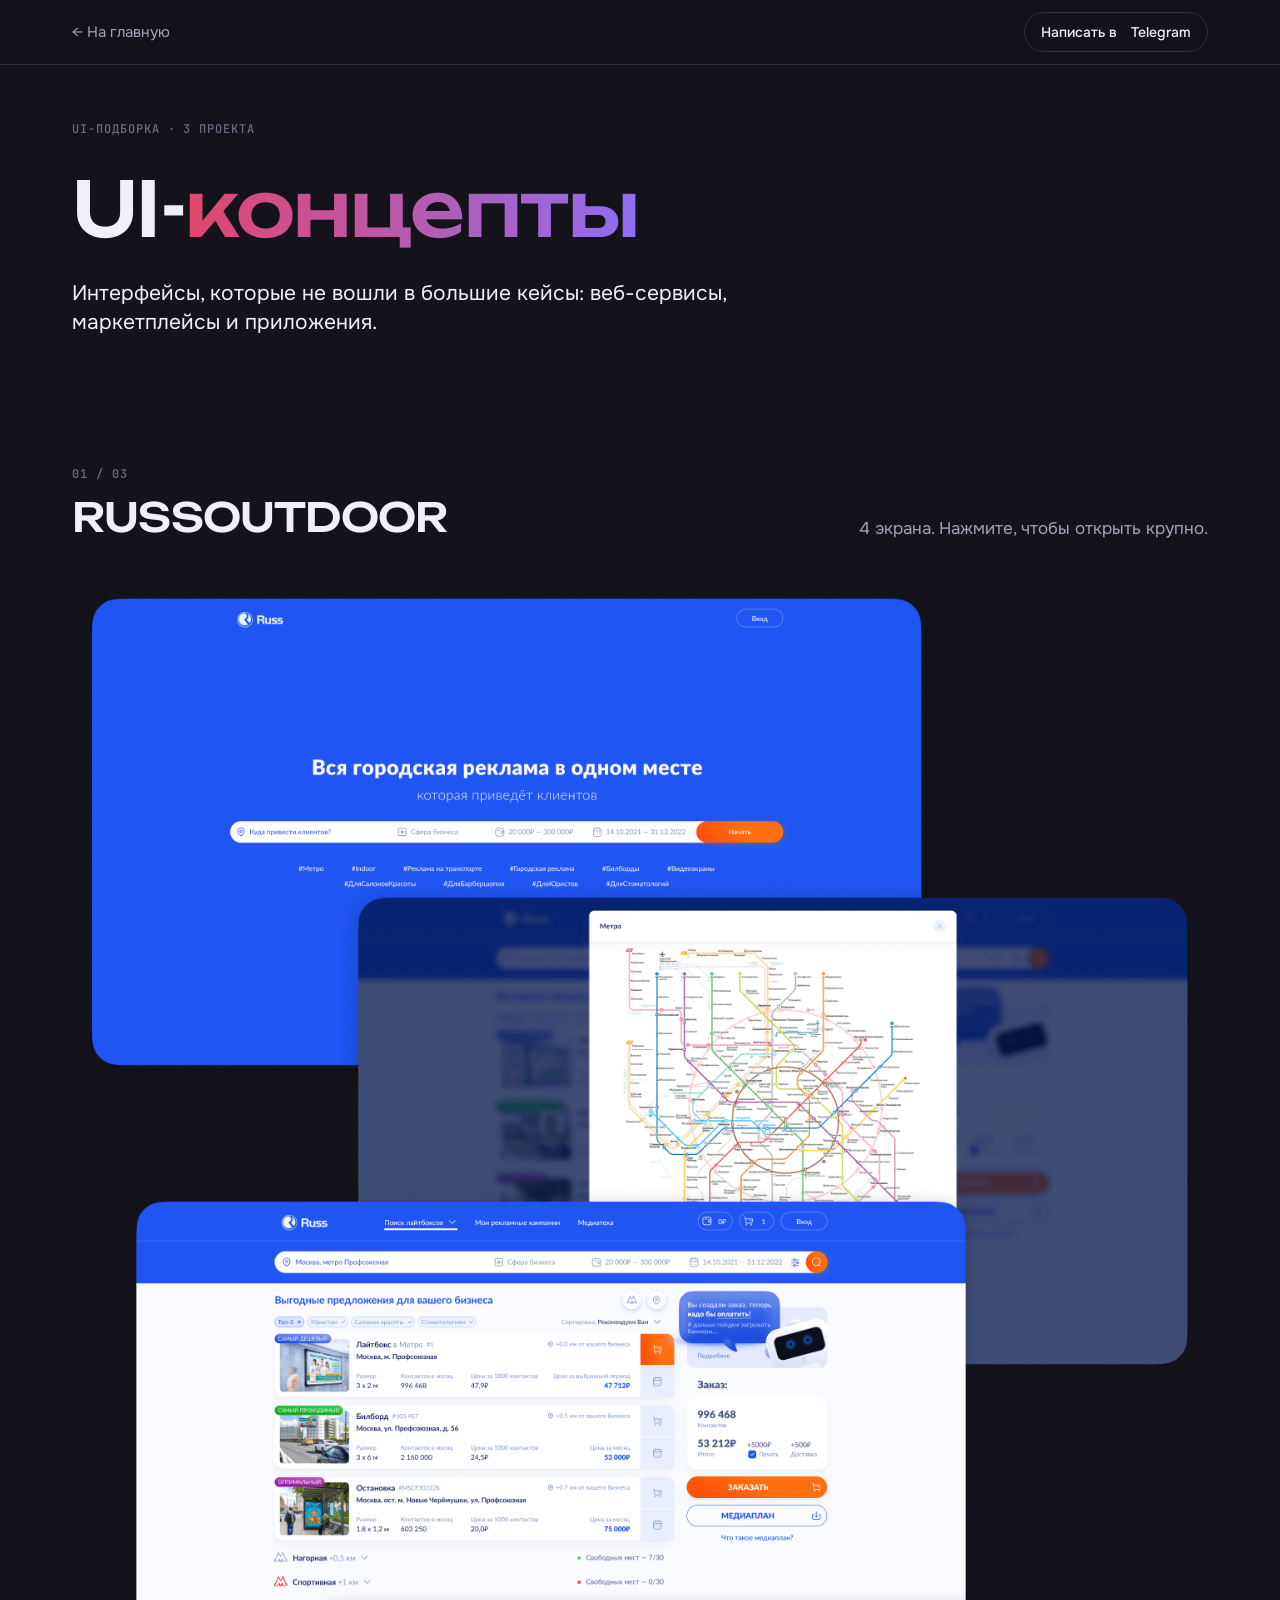
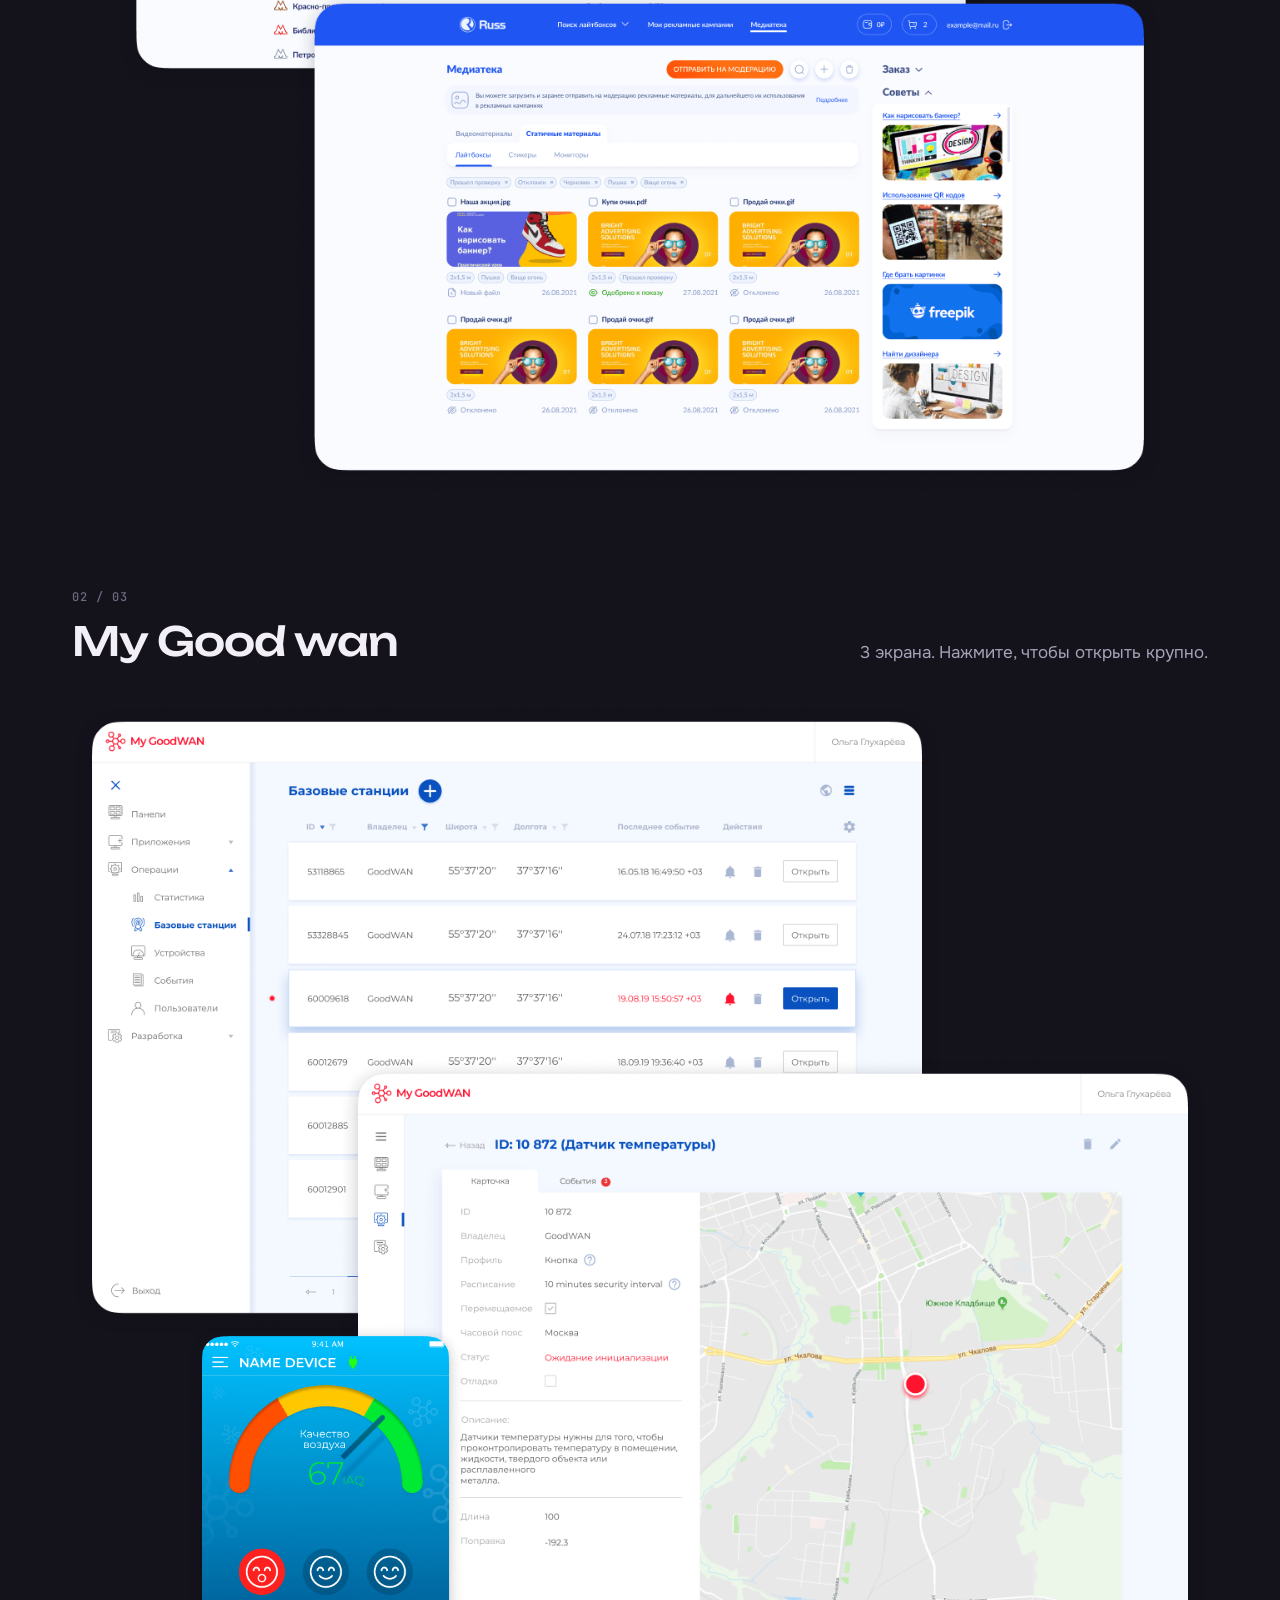
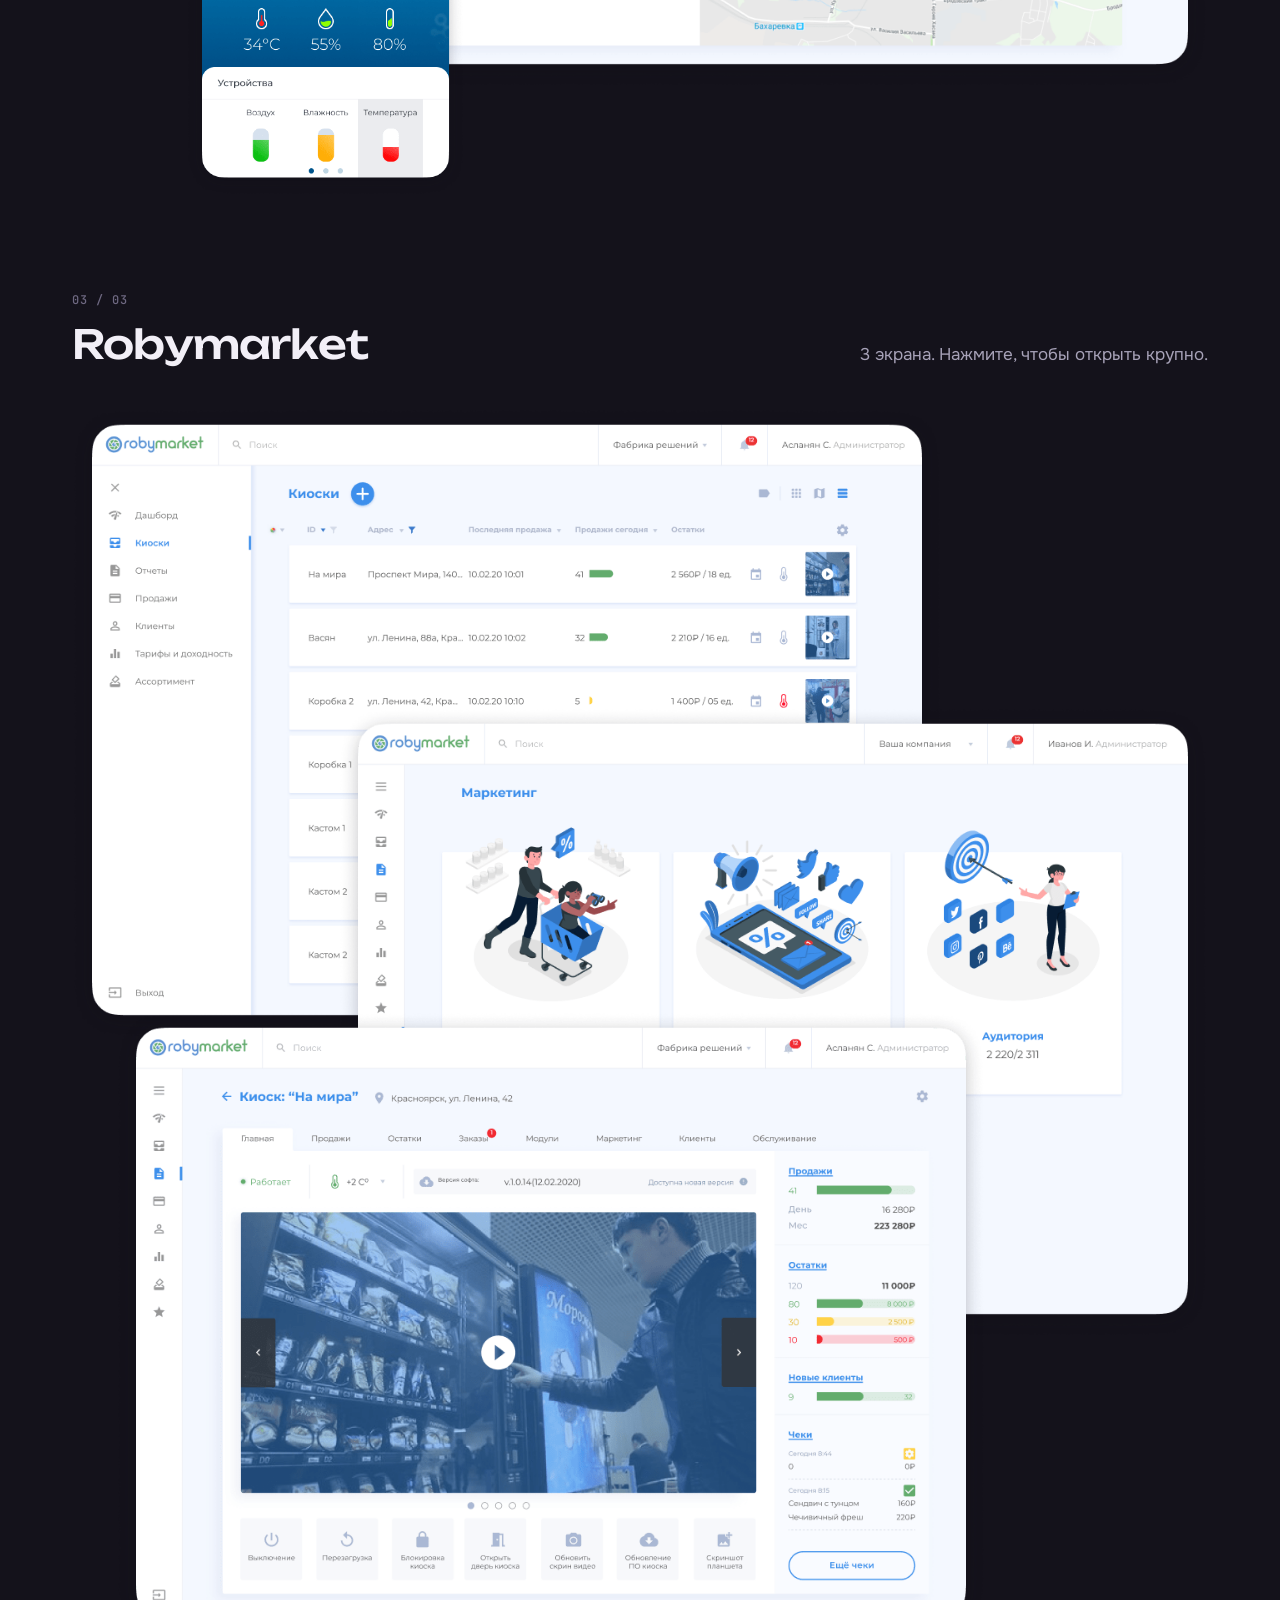
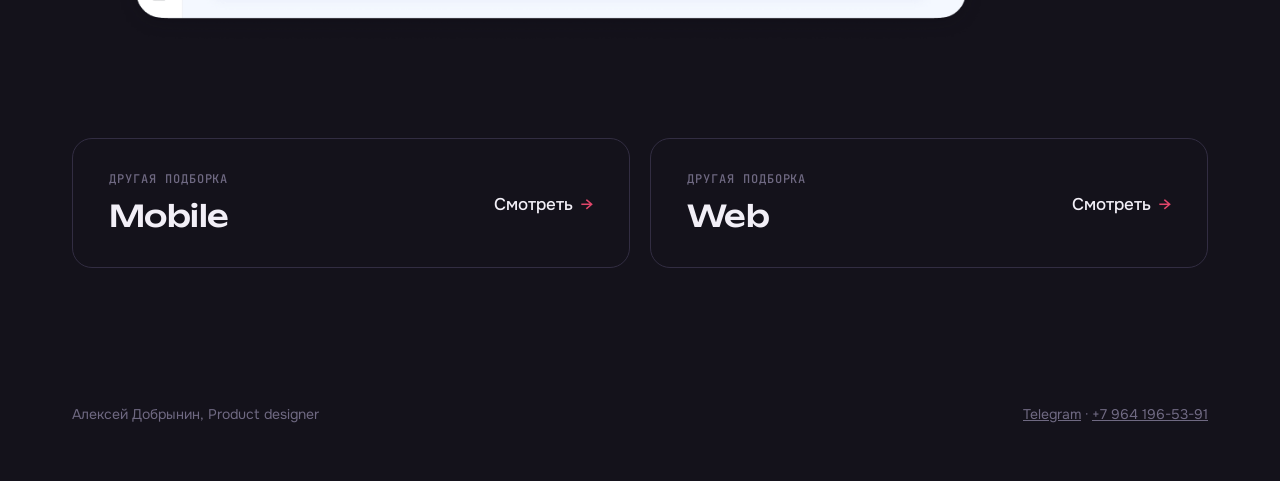
<file: ui.html>
<!doctype html>
<html lang="ru">
<head>
<meta charset="utf-8">
<meta name="viewport" content="width=device-width, initial-scale=1, viewport-fit=cover">
<title>UI-концепты · Алексей Добрынин</title>
<meta name="description" content="Подборка UI-концептов: веб-сервисы, маркетплейсы и приложения.">
<link rel="canonical" href="https://dobrynin.tech/ui.html">
<meta property="og:type" content="article">
<meta property="og:site_name" content="Алексей Добрынин">
<meta property="og:locale" content="ru_RU">
<meta property="og:title" content="UI-концепты · Алексей Добрынин">
<meta property="og:description" content="Подборка UI-концептов: веб-сервисы, маркетплейсы и приложения.">
<meta property="og:url" content="https://dobrynin.tech/ui.html">
<meta property="og:image" content="https://dobrynin.tech/img/og.jpg">
<meta property="og:image:width" content="1200">
<meta property="og:image:height" content="630">
<meta name="twitter:card" content="summary_large_image">
<meta name="theme-color" content="#14121b">
<link rel="icon" href="favicon.svg" type="image/svg+xml">
<link rel="apple-touch-icon" href="apple-touch-icon.png">
<link rel="preconnect" href="https://fonts.googleapis.com">
<link rel="preconnect" href="https://fonts.gstatic.com" crossorigin>
<link rel="stylesheet" href="https://fonts.googleapis.com/css2?family=Unbounded:wght@500&family=Onest:wght@400;500&family=JetBrains+Mono:wght@400;500&display=swap">
<link rel="stylesheet" href="styles.css">
<style>:root { padding-top: env(safe-area-inset-top, 0px); padding-bottom: env(safe-area-inset-bottom, 0px); }</style>
<!-- Yandex.Metrika counter -->
<script type="text/javascript">
    (function(m,e,t,r,i,k,a){
        m[i]=m[i]||function(){(m[i].a=m[i].a||[]).push(arguments)};
        m[i].l=1*new Date();
        for (var j = 0; j < document.scripts.length; j++) {if (document.scripts[j].src === r) { return; }}
        k=e.createElement(t),a=e.getElementsByTagName(t)[0],k.async=1,k.src=r,a.parentNode.insertBefore(k,a)
    })(window, document,'script','https://mc.yandex.ru/metrika/tag.js?id=114056399', 'ym');

    ym(114056399, 'init', {ssr:true, webvisor:true, clickmap:true, ecommerce:"dataLayer", referrer: document.referrer, url: location.href, accurateTrackBounce:true, trackLinks:true});
</script>
<!-- /Yandex.Metrika counter -->
</head>
<body>
<noscript><div><img src="https://mc.yandex.ru/watch/114056399" style="position:absolute; left:-9999px;" alt="" /></div></noscript>

<header class="top">
  <div class="wrap">
    <a class="back" href="index.html#ui">← На главную</a>
    <a class="btn btn-sm" href="https://t.me/Noononono" target="_blank" rel="noopener" style="margin-left:auto"><span class="sm-hide">Написать в&nbsp;</span>Telegram</a>
  </div>
</header>

<main>
  <section class="wrap case-hero">
    <p class="eyebrow">UI-подборка · 3 проекта</p>
    <h1>UI-<span class="grad">концепты</span></h1>
    <p class="lead">Интерфейсы, которые не&nbsp;вошли в&nbsp;большие кейсы: веб-сервисы, маркетплейсы и&nbsp;приложения.</p>
  </section>

  <section class="section ui-project">
    <div class="wrap">
      <div class="section-head">
        <div><p class="eyebrow">01 / 03</p><h2 style="margin-top:12px">RUSSOUTDOOR</h2></div>
        <p class="muted">4 экрана. Нажмите, чтобы открыть крупно.</p>
      </div>
        <div class="collage" style="aspect-ratio:1300/1730">
          <button class="collage-item" type="button" style="left:0.00%;top:0.00%;width:76.62%"><img src="img/ui/N1-min.png" alt="RUSSOUTDOOR: экран" width="1045" height="609" loading="lazy"></button>
          <button class="collage-item" type="button" style="left:23.38%;top:19.77%;width:76.62%"><img src="img/ui/N2-min.png" alt="RUSSOUTDOOR: экран" width="1045" height="609" loading="lazy"></button>
          <button class="collage-item" type="button" style="left:3.85%;top:39.88%;width:76.62%"><img src="img/ui/N3-min.png" alt="RUSSOUTDOOR: экран" width="1045" height="609" loading="lazy"></button>
          <button class="collage-item" type="button" style="left:19.54%;top:66.47%;width:76.62%"><img src="img/ui/N4-min.png" alt="RUSSOUTDOOR: экран" width="1045" height="609" loading="lazy"></button>
        </div>
    </div>
  </section>

  <section class="section ui-project">
    <div class="wrap">
      <div class="section-head">
        <div><p class="eyebrow">02 / 03</p><h2 style="margin-top:12px">My Good wan</h2></div>
        <p class="muted">3 экрана. Нажмите, чтобы открыть крупно.</p>
      </div>
        <div class="collage" style="aspect-ratio:1300/1248">
          <button class="collage-item" type="button" style="left:0.00%;top:0.00%;width:76.62%"><img src="img/ui/GW1-min.png" alt="My Good wan: экран" width="1044" height="757" loading="lazy"></button>
          <button class="collage-item" type="button" style="left:23.38%;top:32.21%;width:76.62%"><img src="img/ui/GW2-min.png" alt="My Good wan: экран" width="1044" height="757" loading="lazy"></button>
          <button class="collage-item is-phone" type="button" style="left:10.00%;top:56.65%;width:24.62%"><img src="img/ui/GW3-min.png" alt="My Good wan: экран" width="423" height="715" loading="lazy"></button>
        </div>
    </div>
  </section>

  <section class="section ui-project">
    <div class="wrap">
      <div class="section-head">
        <div><p class="eyebrow">03 / 03</p><h2 style="margin-top:12px">Robymarket</h2></div>
        <p class="muted">3 экрана. Нажмите, чтобы открыть крупно.</p>
      </div>
        <div class="collage" style="aspect-ratio:1300/1412">
          <button class="collage-item" type="button" style="left:0.00%;top:0.00%;width:76.62%"><img src="img/ui/RM2-min.png" alt="Robymarket: экран" width="1044" height="757" loading="lazy"></button>
          <button class="collage-item" type="button" style="left:23.38%;top:24.22%;width:76.62%"><img src="img/ui/RM3-min.png" alt="Robymarket: экран" width="1044" height="757" loading="lazy"></button>
          <button class="collage-item" type="button" style="left:3.85%;top:48.87%;width:76.62%"><img src="img/ui/RM1-min.png" alt="Robymarket: экран" width="1044" height="757" loading="lazy"></button>
        </div>
    </div>
  </section>

  <section class="section" style="padding-top:0">
    <div class="wrap ui-next">
      <a class="next" href="mobile.html">
        <div><p class="eyebrow">Другая подборка</p><h3 style="margin-top:8px">Mobile</h3></div>
        <span class="case-link">Смотреть</span>
      </a>
      <a class="next" href="web.html">
        <div><p class="eyebrow">Другая подборка</p><h3 style="margin-top:8px">Web</h3></div>
        <span class="case-link">Смотреть</span>
      </a>
    </div>
  </section>
</main>

<footer class="wrap foot">
  <span>Алексей Добрынин, Product designer</span>
  <span><a href="https://t.me/Noononono" target="_blank" rel="noopener">Telegram</a> · <a href="tel:+79641965391">+7 964 196-53-91</a></span>
</footer>

<dialog class="lb" id="lb"><img id="lb-img" alt=""></dialog>
<script>
  const lb = document.getElementById('lb'), lbImg = document.getElementById('lb-img');
  document.querySelectorAll('.collage-item').forEach(b => b.addEventListener('click', () => {
    const img = b.querySelector('img');
    lbImg.src = img.src; lbImg.alt = img.alt;
    lb.classList.toggle('is-tall', img.naturalHeight > img.naturalWidth * 1.6 && img.naturalWidth > 700);
    lb.showModal();
  }));
  lb.addEventListener('click', () => lb.close());
</script>
</body>
</html>
</file>
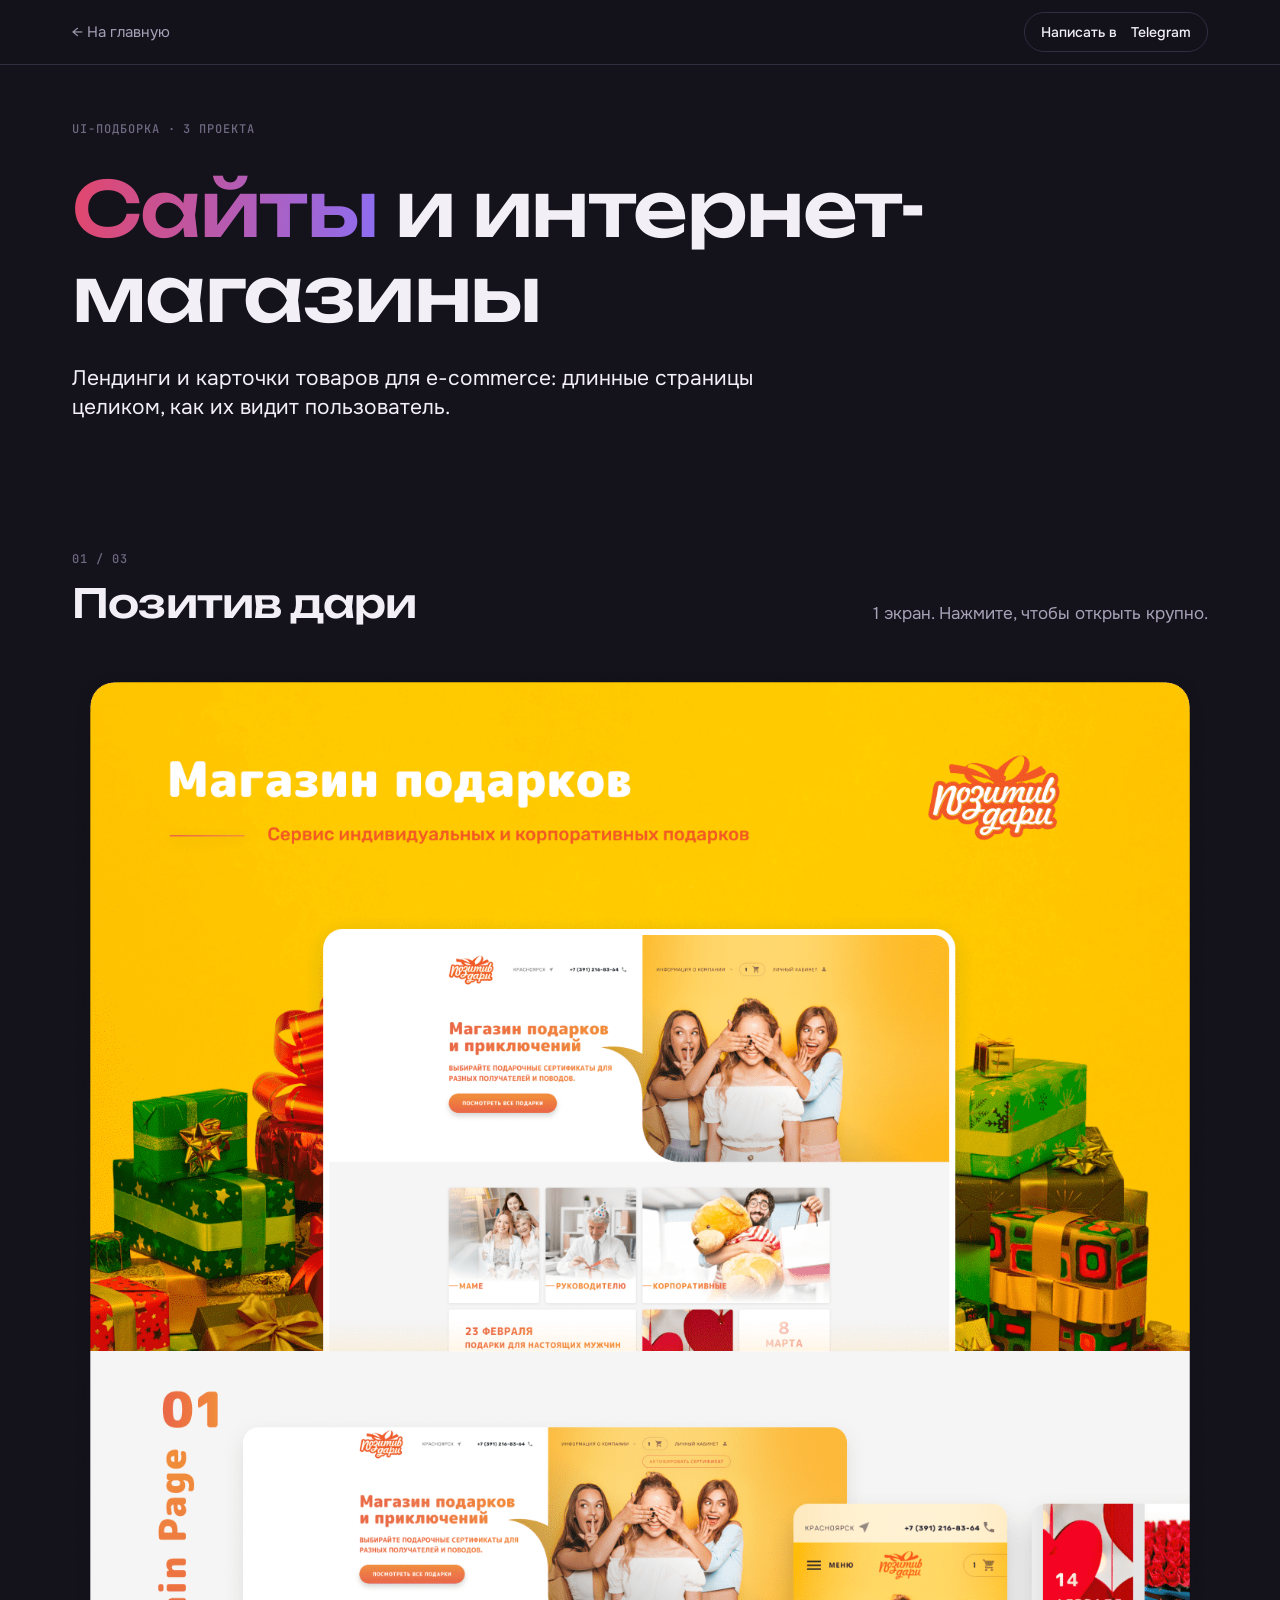
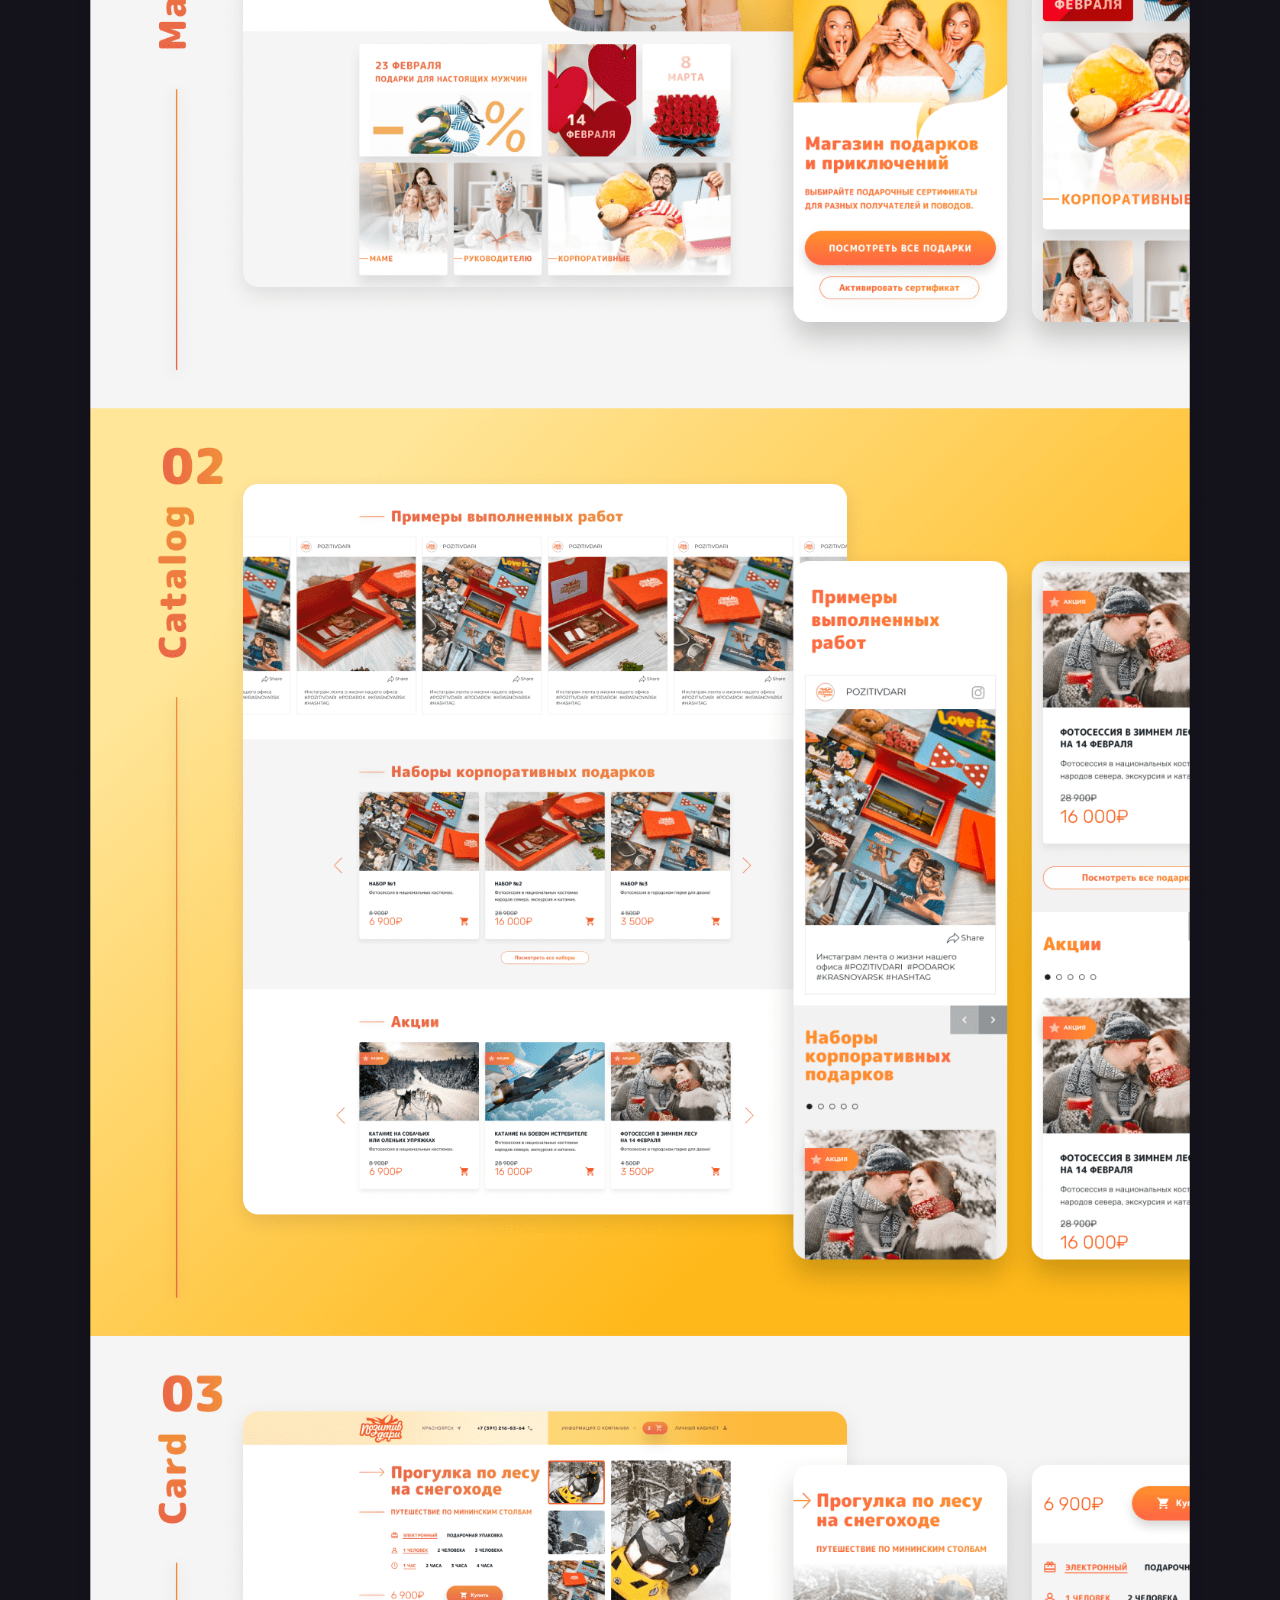
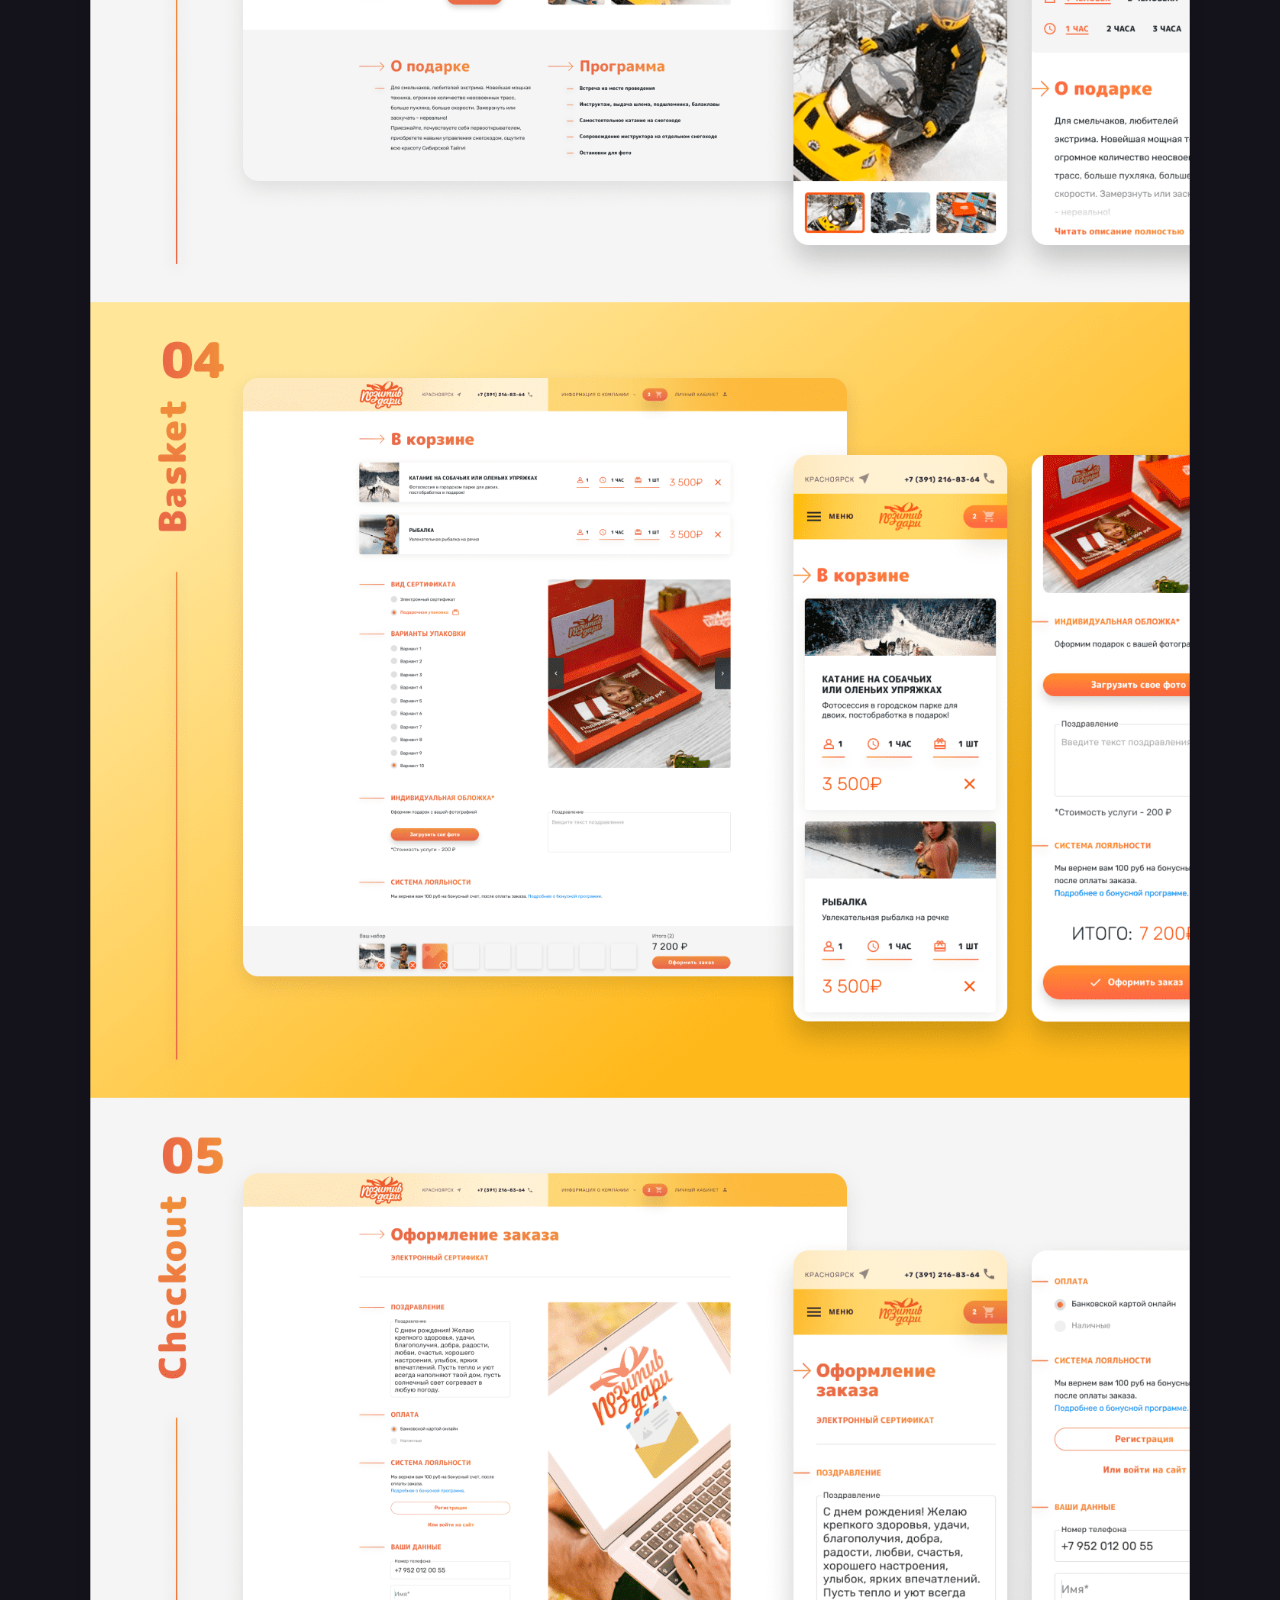
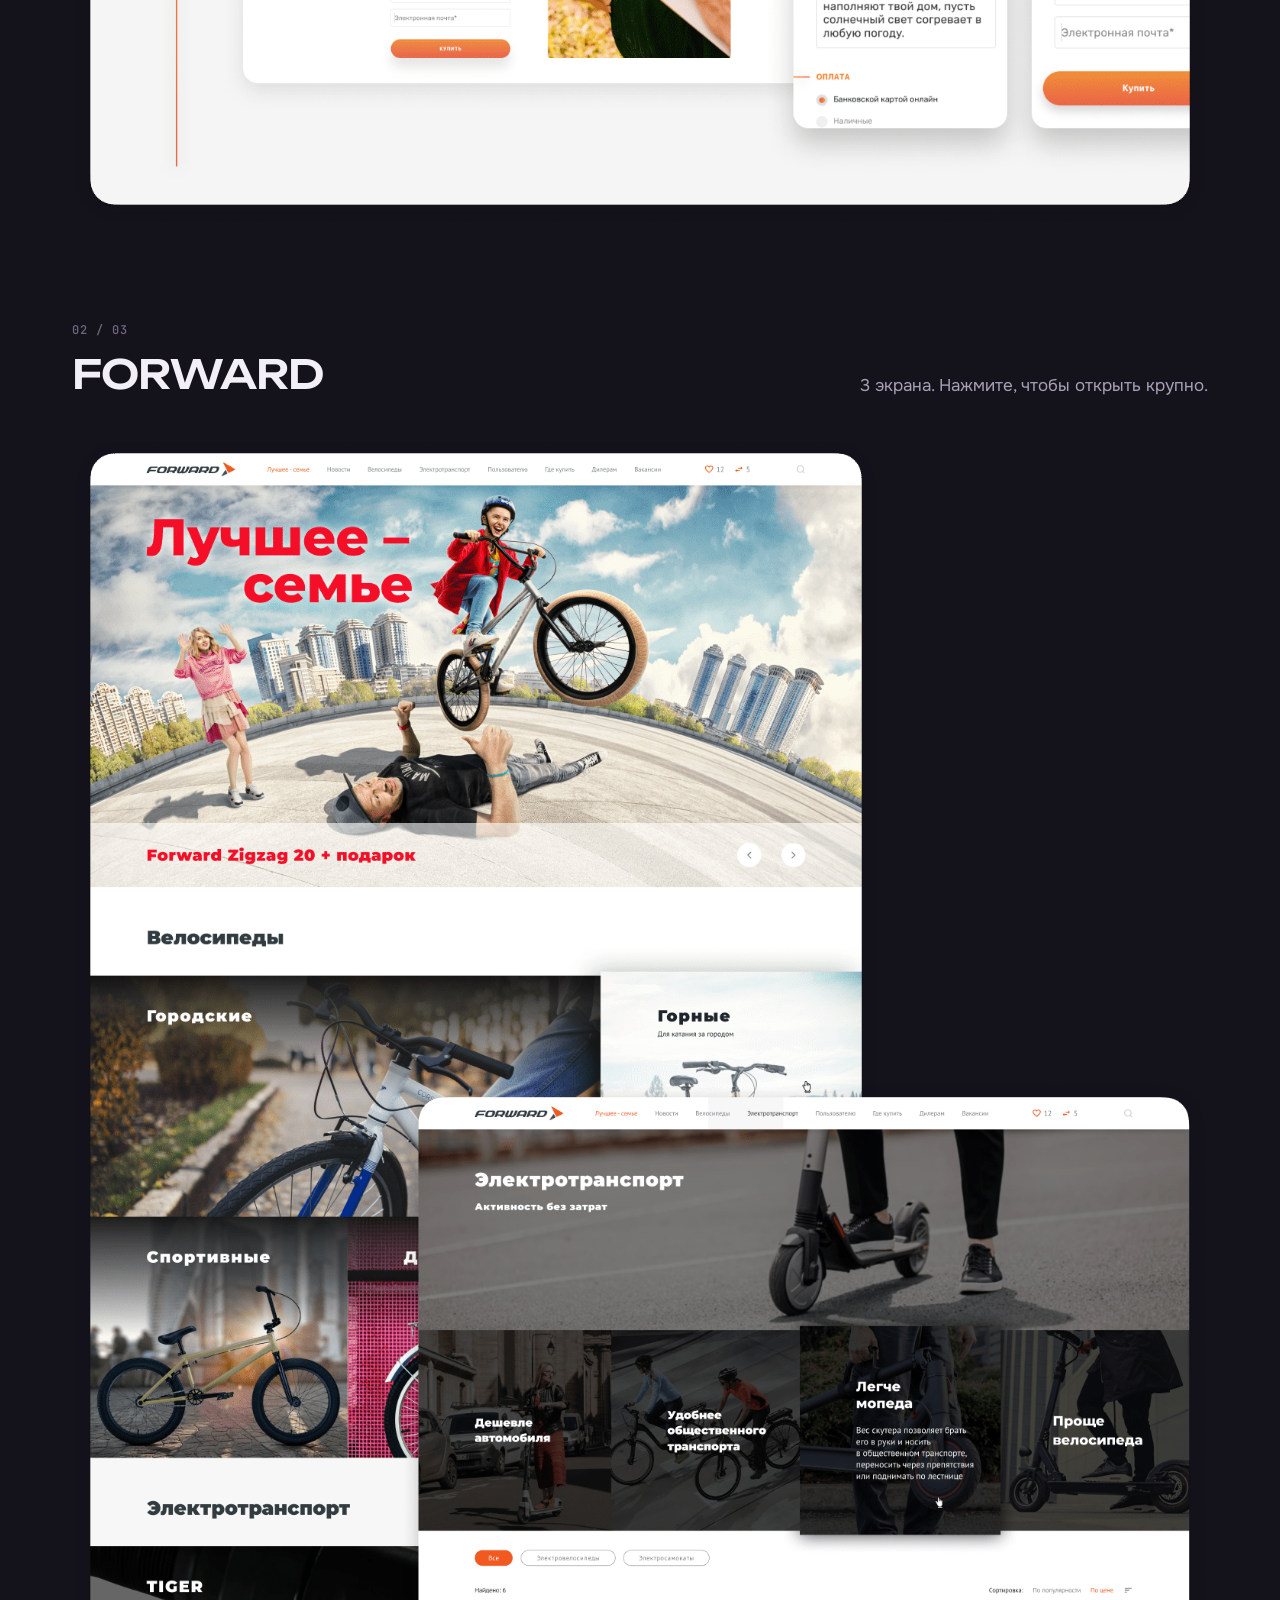
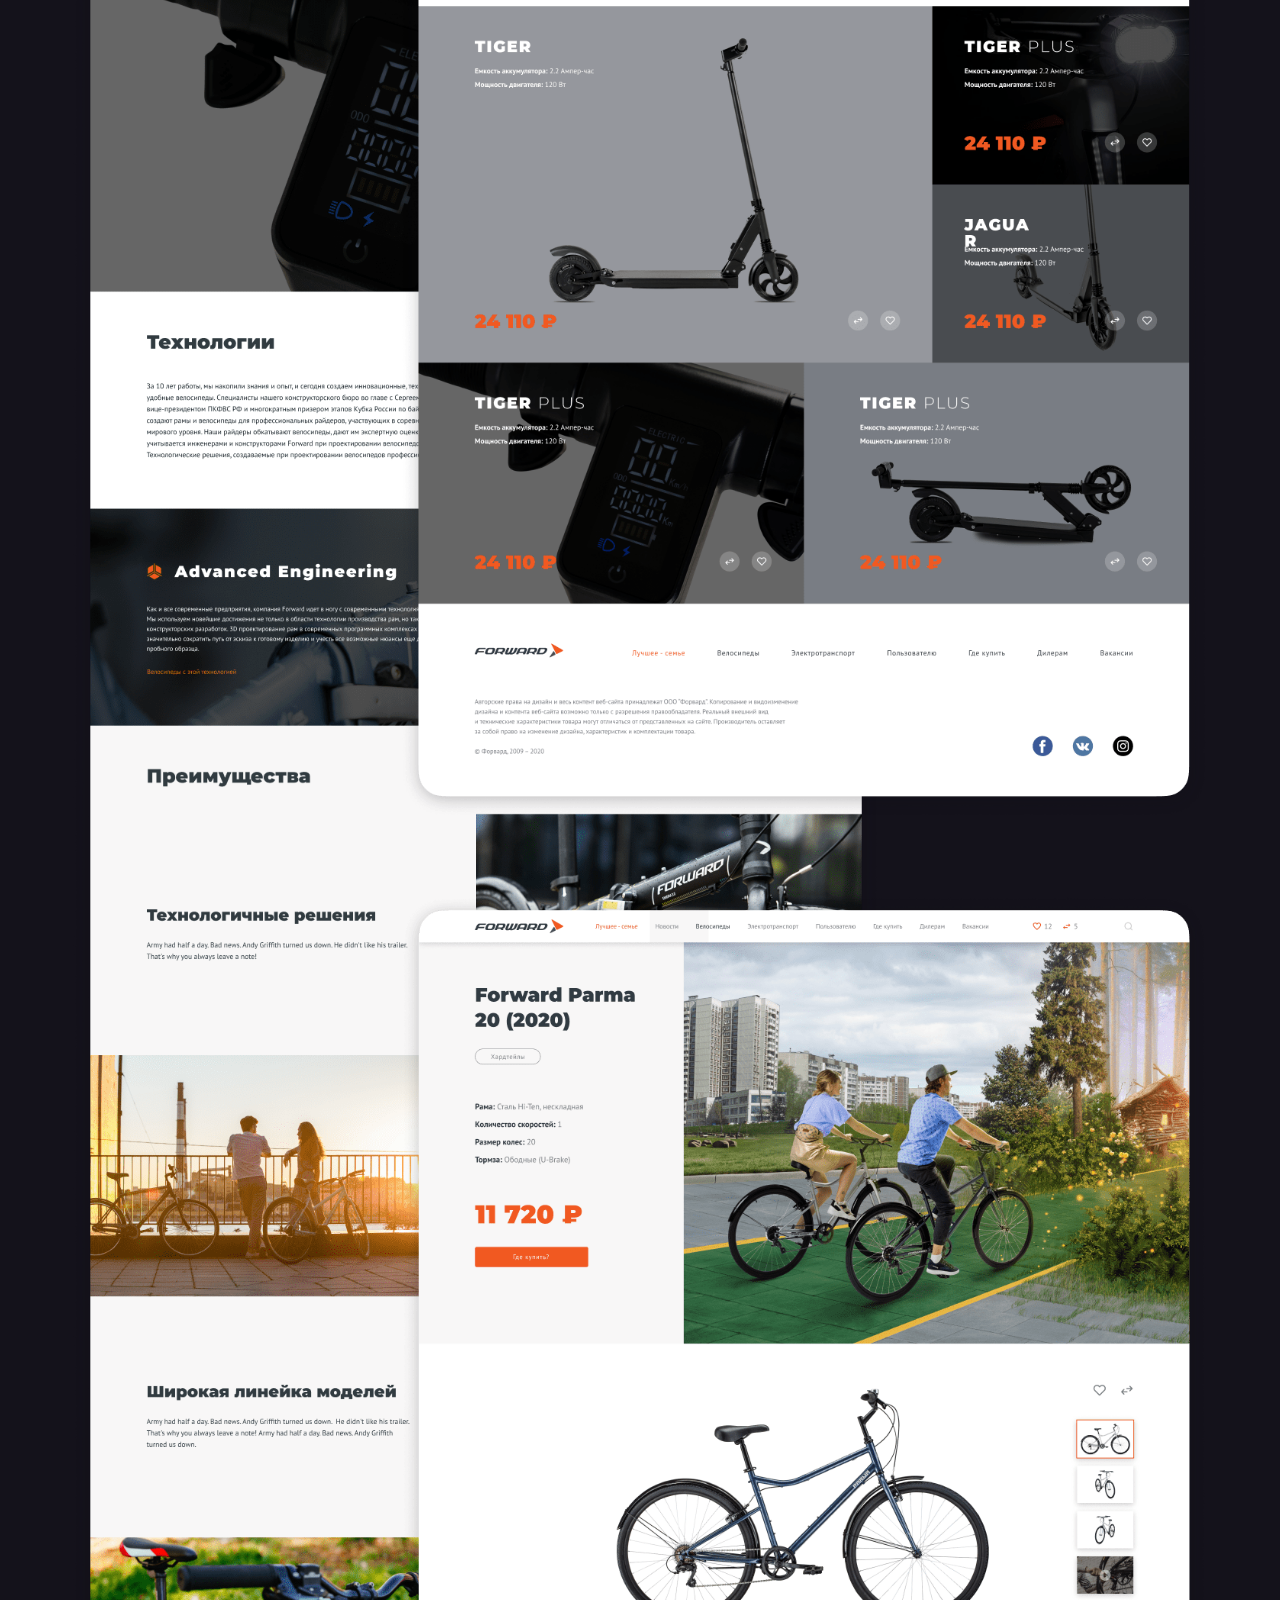
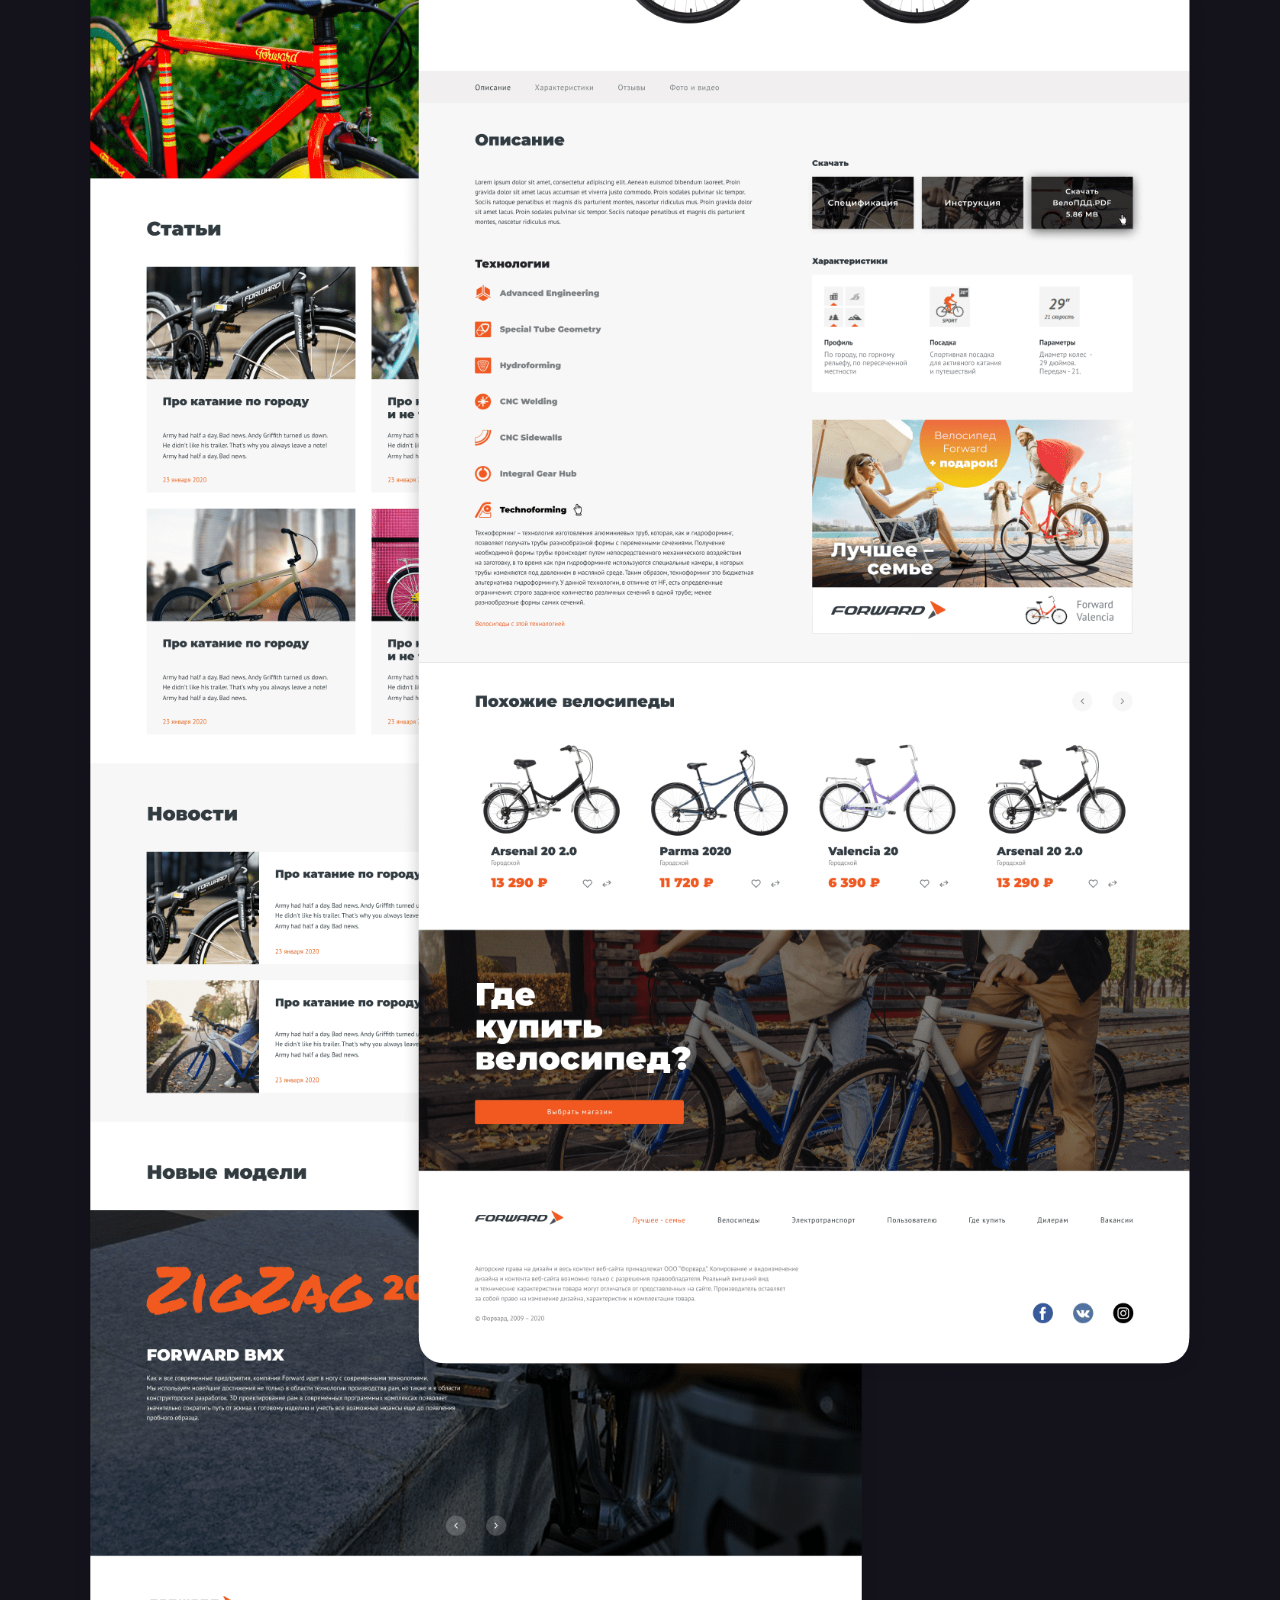
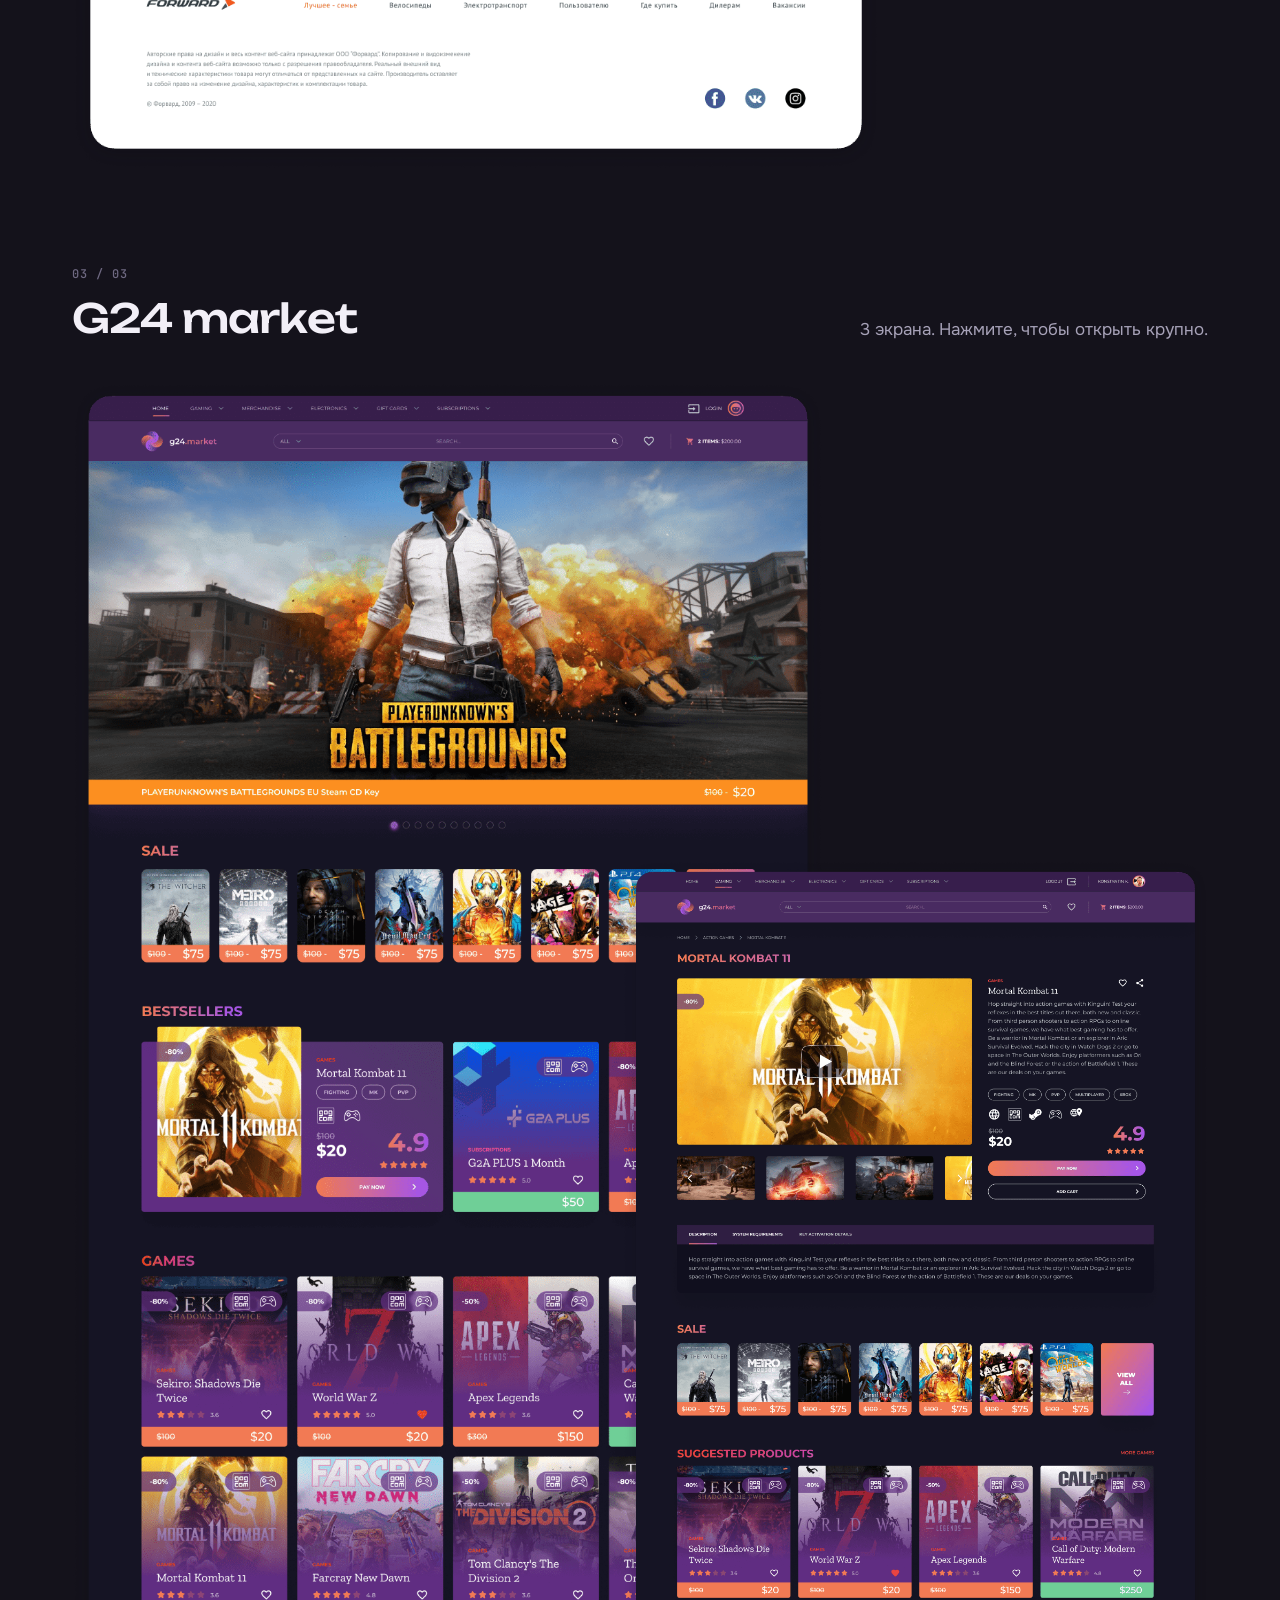
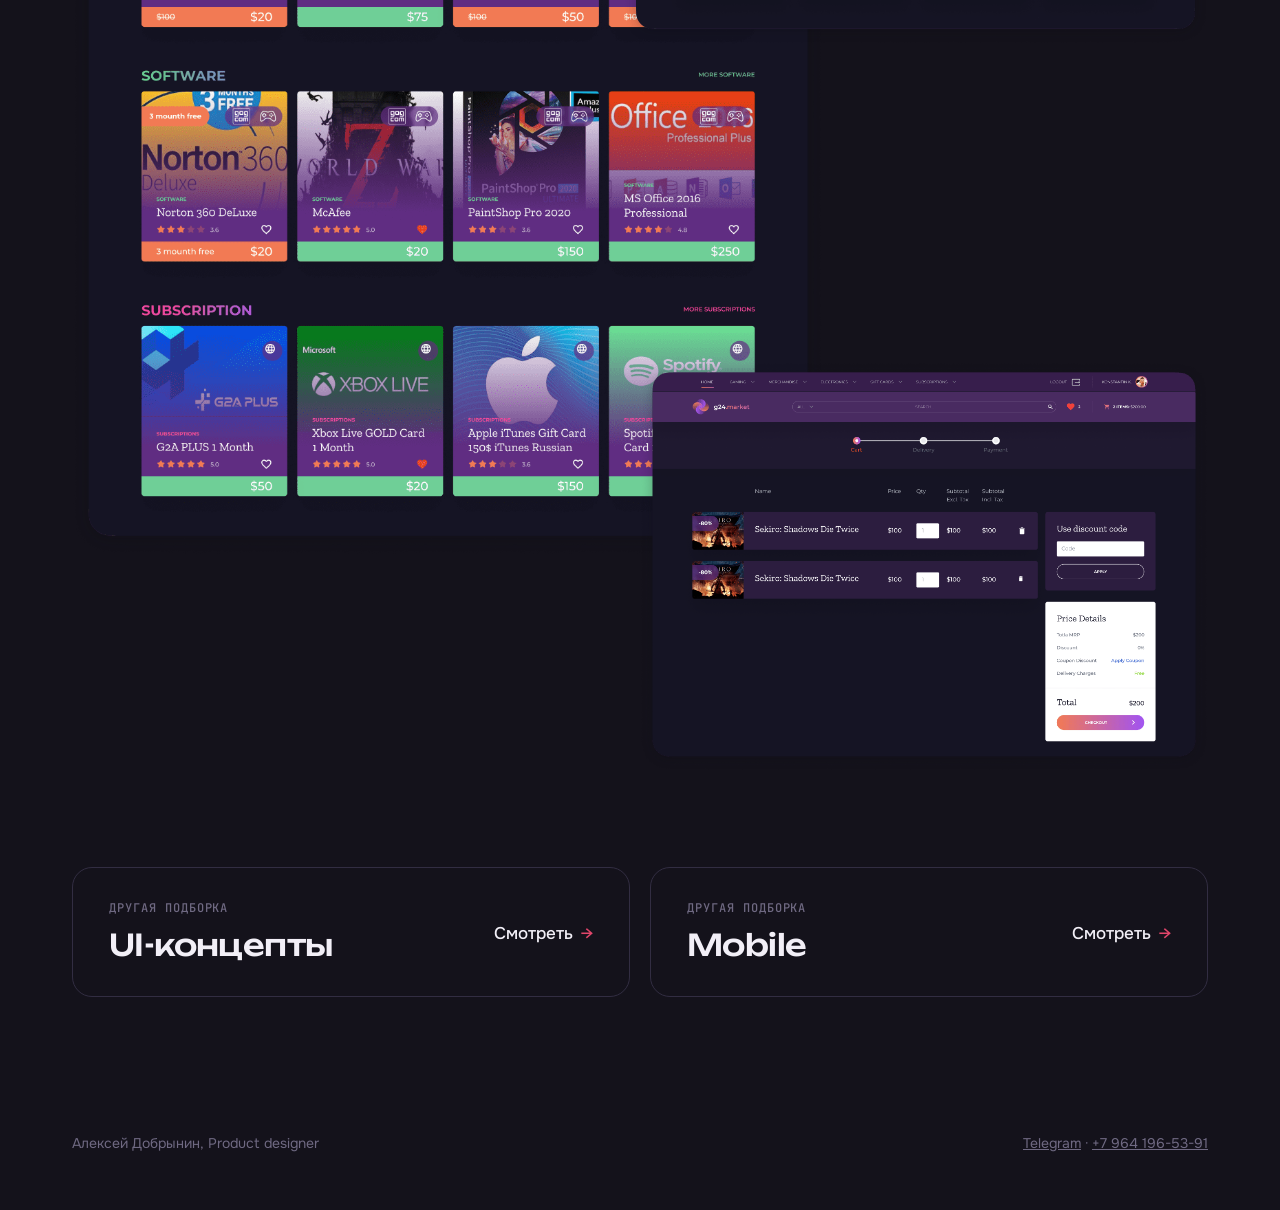
<file: web.html>
<!doctype html>
<html lang="ru">
<head>
<meta charset="utf-8">
<meta name="viewport" content="width=device-width, initial-scale=1, viewport-fit=cover">
<title>Сайты и интернет-магазины · Алексей Добрынин</title>
<meta name="description" content="Подборка сайтов и интернет-магазинов: лендинги и карточки товаров для e-commerce.">
<link rel="canonical" href="https://dobrynin.tech/web.html">
<meta property="og:type" content="article">
<meta property="og:site_name" content="Алексей Добрынин">
<meta property="og:locale" content="ru_RU">
<meta property="og:title" content="Сайты и интернет-магазины · Алексей Добрынин">
<meta property="og:description" content="Подборка сайтов и интернет-магазинов: лендинги и карточки товаров для e-commerce.">
<meta property="og:url" content="https://dobrynin.tech/web.html">
<meta property="og:image" content="https://dobrynin.tech/img/og.jpg">
<meta property="og:image:width" content="1200">
<meta property="og:image:height" content="630">
<meta name="twitter:card" content="summary_large_image">
<meta name="theme-color" content="#14121b">
<link rel="icon" href="favicon.svg" type="image/svg+xml">
<link rel="apple-touch-icon" href="apple-touch-icon.png">
<link rel="preconnect" href="https://fonts.googleapis.com">
<link rel="preconnect" href="https://fonts.gstatic.com" crossorigin>
<link rel="stylesheet" href="https://fonts.googleapis.com/css2?family=Unbounded:wght@500&family=Onest:wght@400;500&family=JetBrains+Mono:wght@400;500&display=swap">
<link rel="stylesheet" href="styles.css">
<style>:root { padding-top: env(safe-area-inset-top, 0px); padding-bottom: env(safe-area-inset-bottom, 0px); }</style>
<!-- Yandex.Metrika counter -->
<script type="text/javascript">
    (function(m,e,t,r,i,k,a){
        m[i]=m[i]||function(){(m[i].a=m[i].a||[]).push(arguments)};
        m[i].l=1*new Date();
        for (var j = 0; j < document.scripts.length; j++) {if (document.scripts[j].src === r) { return; }}
        k=e.createElement(t),a=e.getElementsByTagName(t)[0],k.async=1,k.src=r,a.parentNode.insertBefore(k,a)
    })(window, document,'script','https://mc.yandex.ru/metrika/tag.js?id=114056399', 'ym');

    ym(114056399, 'init', {ssr:true, webvisor:true, clickmap:true, ecommerce:"dataLayer", referrer: document.referrer, url: location.href, accurateTrackBounce:true, trackLinks:true});
</script>
<!-- /Yandex.Metrika counter -->
</head>
<body>
<noscript><div><img src="https://mc.yandex.ru/watch/114056399" style="position:absolute; left:-9999px;" alt="" /></div></noscript>

<header class="top">
  <div class="wrap">
    <a class="back" href="index.html#ui">← На главную</a>
    <a class="btn btn-sm" href="https://t.me/Noononono" target="_blank" rel="noopener" style="margin-left:auto"><span class="sm-hide">Написать в&nbsp;</span>Telegram</a>
  </div>
</header>

<main>
  <section class="wrap case-hero">
    <p class="eyebrow">UI-подборка · 3 проекта</p>
    <h1><span class="grad">Сайты</span> и&nbsp;интернет-магазины</h1>
    <p class="lead">Лендинги и&nbsp;карточки товаров для e-commerce: длинные страницы целиком, как их&nbsp;видит пользователь.</p>
  </section>

  <section class="section ui-project">
    <div class="wrap">
      <div class="section-head">
        <div><p class="eyebrow">01 / 03</p><h2 style="margin-top:12px">Позитив дари</h2></div>
        <p class="muted">1 экран. Нажмите, чтобы открыть крупно.</p>
      </div>
        <div class="collage" style="aspect-ratio:1200/4605">
          <button class="collage-item" type="button" style="left:0.00%;top:0.00%;width:100.00%"><img src="img/ui/POZ-min.png" alt="Позитив дари: экран" width="1488" height="5710" loading="lazy"></button>
        </div>
    </div>
  </section>

  <section class="section ui-project">
    <div class="wrap">
      <div class="section-head">
        <div><p class="eyebrow">02 / 03</p><h2 style="margin-top:12px">FORWARD</h2></div>
        <p class="muted">3 экрана. Нажмите, чтобы открыть крупно.</p>
      </div>
        <div class="collage" style="aspect-ratio:1420/5665">
          <button class="collage-item" type="button" style="left:0.00%;top:0.00%;width:71.13%"><img src="img/ui/F1-min.png" alt="FORWARD: экран" width="1058" height="5934" loading="lazy"></button>
          <button class="collage-item" type="button" style="left:28.87%;top:45.38%;width:71.13%"><img src="img/ui/F2-min.png" alt="FORWARD: экран" width="1059" height="2740" loading="lazy"></button>
          <button class="collage-item" type="button" style="left:28.87%;top:14.21%;width:71.13%"><img src="img/ui/F3-min.png" alt="FORWARD: экран" width="1059" height="1751" loading="lazy"></button>
        </div>
    </div>
  </section>

  <section class="section ui-project">
    <div class="wrap">
      <div class="section-head">
        <div><p class="eyebrow">03 / 03</p><h2 style="margin-top:12px">G24 market</h2></div>
        <p class="muted">3 экрана. Нажмите, чтобы открыть крупно.</p>
      </div>
        <div class="collage" style="aspect-ratio:1360/2381">
          <button class="collage-item" type="button" style="left:0.00%;top:0.00%;width:66.18%"><img src="img/ui/g24_1-min.png" alt="G24 market: экран" width="1093" height="2578" loading="lazy"></button>
          <button class="collage-item" type="button" style="left:48.53%;top:24.07%;width:51.47%"><img src="img/ui/g24_2-min.png" alt="G24 market: экран" width="1094" height="1466" loading="lazy"></button>
          <button class="collage-item" type="button" style="left:50.00%;top:79.42%;width:50.00%"><img src="img/ui/g24_3-min.png" alt="G24 market: экран" width="1093" height="787" loading="lazy"></button>
        </div>
    </div>
  </section>

  <section class="section" style="padding-top:0">
    <div class="wrap ui-next">
      <a class="next" href="ui.html">
        <div><p class="eyebrow">Другая подборка</p><h3 style="margin-top:8px">UI-концепты</h3></div>
        <span class="case-link">Смотреть</span>
      </a>
      <a class="next" href="mobile.html">
        <div><p class="eyebrow">Другая подборка</p><h3 style="margin-top:8px">Mobile</h3></div>
        <span class="case-link">Смотреть</span>
      </a>
    </div>
  </section>
</main>

<footer class="wrap foot">
  <span>Алексей Добрынин, Product designer</span>
  <span><a href="https://t.me/Noononono" target="_blank" rel="noopener">Telegram</a> · <a href="tel:+79641965391">+7 964 196-53-91</a></span>
</footer>

<dialog class="lb" id="lb"><img id="lb-img" alt=""></dialog>
<script>
  const lb = document.getElementById('lb'), lbImg = document.getElementById('lb-img');
  document.querySelectorAll('.collage-item').forEach(b => b.addEventListener('click', () => {
    const img = b.querySelector('img');
    lbImg.src = img.src; lbImg.alt = img.alt;
    lb.classList.toggle('is-tall', img.naturalHeight > img.naturalWidth * 1.6 && img.naturalWidth > 700);
    lb.showModal();
  }));
  lb.addEventListener('click', () => lb.close());
</script>
</body>
</html>
</file>
<file: styles.css>
/* Layout: one 1120px column, dark plum ground, crimson→violet as the single brand accent.
   Mono labels carry the "spec sheet" voice of ERP work: units, stages, timings. */
:root {
  --bg: #14121b;
  --surface: #1c1926;
  --surface-2: #242031;
  --line: #322d42;
  --fg: #f2eff7;
  --muted: #a7a2b8;
  --dim: #6f6982;
  --graphite: #313133;
  --crimson: #e2466b;
  --violet: #8d6ef2;
  --grad: linear-gradient(95deg, var(--crimson) 0%, var(--violet) 100%);

  --f-display: "Unbounded", "Arial Black", system-ui, sans-serif;
  --f-body: "Onest", "Helvetica Neue", Arial, sans-serif;
  --f-mono: "JetBrains Mono", ui-monospace, "SF Mono", Menlo, monospace;

  --radius: 20px;
  --wrap: 1120px;
  color-scheme: dark;
}

* { box-sizing: border-box; }
html { scroll-behavior: smooth; }
body {
  margin: 0;
  background: var(--bg);
  color: var(--fg);
  font: 400 17px/1.5 var(--f-body);
  -webkit-font-smoothing: antialiased;
}
img { max-width: 100%; height: auto; display: block; }
a { color: inherit; }
:focus-visible { outline: 2px solid var(--violet); outline-offset: 3px; border-radius: 6px; }

.wrap {
  max-width: calc(var(--wrap) + 64px);
  margin: 0 auto;
  padding-left: max(24px, env(safe-area-inset-left, 0px));
  padding-right: max(24px, env(safe-area-inset-right, 0px));
}

/* Header */
body::before {
  content: ""; position: fixed; inset: 0 0 auto;
  height: env(safe-area-inset-top, 0px); z-index: 10; background: var(--bg);
}
.top {
  position: sticky; top: env(safe-area-inset-top, 0px); z-index: 9;
  background: color-mix(in srgb, var(--bg) 82%, transparent);
  backdrop-filter: blur(14px);
  border-bottom: 1px solid var(--line);
}
.top .wrap { display: flex; align-items: center; gap: 24px; min-height: 64px; }
.logo { font: 500 15px/1 var(--f-display); text-decoration: none; letter-spacing: -.01em; }
.nav { display: flex; gap: 22px; margin-left: auto; font-size: 15px; }
.nav a { text-decoration: none; color: var(--muted); transition: color .15s; }
.nav a:hover { color: var(--fg); }
.back { color: var(--muted); text-decoration: none; font-size: 15px; display: inline-flex; gap: 8px; align-items: center; }
.back:hover { color: var(--fg); }

/* Buttons */
.btns { display: flex; flex-wrap: wrap; gap: 12px; }
.btn {
  display: inline-flex; align-items: center; gap: 10px;
  min-height: 48px; padding: 0 22px; border-radius: 999px;
  font: 500 15px/1 var(--f-body); text-decoration: none;
  border: 1px solid var(--line); background: transparent; color: var(--fg); white-space: nowrap;
  transition: border-color .15s, background .15s, transform .15s;
}
.btn:hover { border-color: var(--muted); }
.btn-primary { background: var(--crimson); border-color: var(--crimson); color: #fff; }
.btn-primary:hover { background: #ec5a7d; border-color: #ec5a7d; }
.btn svg { width: 18px; height: 18px; flex: none; }
.btn-sm { min-height: 40px; padding: 0 16px; font-size: 14px; }

/* Type */
.eyebrow {
  font: 500 12px/1.4 var(--f-mono); letter-spacing: .08em; text-transform: uppercase;
  color: var(--dim);
}
.grad { background: var(--grad); -webkit-background-clip: text; background-clip: text; color: transparent; }
h1, h2, h3 { font-family: var(--f-display); font-weight: 500; letter-spacing: -.02em; text-wrap: balance; margin: 0; }
h1 { font-size: clamp(32px, 7vw, 76px); line-height: 1.12; }
h2 { font-size: clamp(28px, 4vw, 40px); line-height: 1.18; }
h3 { font-size: 20px; line-height: 1.3; }
p { margin: 0; }
.lead { font-size: clamp(18px, 2vw, 21px); line-height: 1.4; color: var(--fg); max-width: 36ch; }
.muted { color: var(--muted); }

.tags { display: flex; flex-wrap: wrap; gap: 8px; }
.tag {
  font: 500 12px/1 var(--f-mono); letter-spacing: .04em;
  padding: 7px 10px; border-radius: 999px;
  background: color-mix(in srgb, var(--violet) 16%, transparent);
  color: #c9bbff;
}

.section { padding-block: 96px; }
.section-head { display: flex; flex-wrap: wrap; align-items: end; justify-content: space-between; gap: 16px 32px; margin-bottom: 40px; }
.section-head p { max-width: 46ch; }

/* Hero */
.hero { padding-block: 72px 56px; }
/* Photo spans the text column: crown on the eyebrow line, bottom on the buttons line.
   avatar.webp is 700×660 with transparent margins: 39px above the crown, 131px right of the figure. */
.hero-grid { display: grid; grid-template-columns: 1.25fr .75fr; gap: 56px; align-items: stretch; }
.hero-text { display: grid; gap: 28px; min-width: 0; align-content: start; }
.hero-photo { position: relative; min-height: 0; pointer-events: none; }
.hero-photo img {
  position: absolute; right: 0; bottom: 0;
  height: calc(100% * 660 / 621); width: auto; max-width: none;
  transform: translateX(calc(131% / 7));
}

.stats {
  display: grid; grid-template-columns: repeat(3, minmax(0, 1fr));
  border-top: 1px solid var(--line); margin-top: 56px;
}
.stats-4 { grid-template-columns: repeat(4, minmax(0, 1fr)); }
.stat { padding: 28px 24px 0 0; display: grid; gap: 6px; }
.stat + .stat { padding-left: 24px; border-left: 1px solid var(--line); }
.stat b { font: 500 clamp(28px, 3.4vw, 40px)/1 var(--f-display); letter-spacing: -.02em; }
.stat span { color: var(--muted); font-size: 15px; line-height: 1.45; }

/* Cases */
.cases { display: grid; gap: 20px; }
.case {
  display: grid; grid-template-columns: minmax(0, 1fr) minmax(0, 1.15fr);
  background: var(--surface); border: 1px solid var(--line); border-radius: var(--radius);
  overflow: hidden; text-decoration: none; transition: border-color .2s, transform .2s;
}
.case:hover { border-color: color-mix(in srgb, var(--violet) 55%, var(--line)); }
.case:hover .case-img img { transform: scale(1.02); }
.case-body { padding: 36px; display: grid; gap: 18px; align-content: start; min-width: 0; }
.case-body p { color: var(--muted); }
.case-img { background: var(--surface-2); overflow: hidden; min-height: 260px; }
.case-img img { width: 100%; height: 100%; object-fit: cover; object-position: left center; transition: transform .4s; }
.case-metric {
  display: flex; align-items: baseline; gap: 12px; flex-wrap: wrap;
  padding-top: 18px; border-top: 1px solid var(--line);
}
.case-metric b { font: 500 32px/1 var(--f-display); }
.case-metric span { color: var(--muted); font-size: 15px; }
.case-link { font-weight: 500; color: var(--fg); display: inline-flex; gap: 8px; align-items: center; margin-top: 4px; }
.case-link::after { content: "→"; color: var(--crimson); transition: transform .2s; }
.case:hover .case-link::after { transform: translateX(4px); }
.case-row { display: grid; grid-template-columns: repeat(2, minmax(0, 1fr)); gap: 20px; }
.case-row .case { grid-template-columns: 1fr; }
.case-row .case-img { min-height: 200px; aspect-ratio: 16/8; }

/* Process */
.how { display: grid; grid-template-columns: repeat(3, minmax(0, 1fr)); gap: 20px; }
.how > div { display: grid; gap: 10px; align-content: start; padding-top: 20px; border-top: 1px solid var(--line); }
.how p { color: var(--muted); font-size: 16px; }

/* UI gallery */
.ui-grid { display: grid; grid-template-columns: 1fr 1fr; grid-template-rows: auto auto; gap: 20px; }
/* Images are cropped inside their graphite block, so only the card's own radius shows. */
.ui-grid a {
  position: relative; display: block; border-radius: var(--radius); overflow: hidden;
  background: var(--graphite); text-decoration: none;
}
.ui-grid a:first-child { grid-row: span 2; }
.ui-grid img { width: 100%; height: 100%; object-fit: cover; transition: transform .4s; }
.ui-grid a:hover img { transform: scale(1.03); }
.ui-grid figcaption {
  position: absolute; left: 16px; bottom: 16px; right: 16px;
  display: flex; justify-content: space-between; align-items: center; gap: 12px;
  padding: 12px 16px; border-radius: 14px;
  background: color-mix(in srgb, var(--bg) 80%, transparent); backdrop-filter: blur(10px);
  font-weight: 500;
}
.ui-grid figcaption span { color: var(--muted); font: 400 13px/1.3 var(--f-mono); }

/* Contacts */
.contact {
  background: var(--surface); border: 1px solid var(--line); border-radius: 28px;
  padding: clamp(28px, 5vw, 56px); display: grid; grid-template-columns: 1.1fr .9fr; gap: 40px; align-items: end;
}
.contact h2 { margin-bottom: 16px; }
.contact-list { display: grid; gap: 0; }
.contact-list a, .contact-list div {
  display: flex; justify-content: space-between; gap: 16px; padding: 14px 0;
  border-bottom: 1px solid var(--line); text-decoration: none;
}
.contact-list span:first-child { color: var(--dim); font: 400 13px/1.8 var(--f-mono); text-transform: uppercase; letter-spacing: .06em; }
.contact-list a:hover span:last-child { color: var(--crimson); }
.foot { padding-block: 40px 56px; color: var(--dim); font-size: 14px; display: flex; justify-content: space-between; flex-wrap: wrap; gap: 12px; }

/* ===== Case page ===== */
.case-hero { padding-block: 56px 32px; display: grid; gap: 28px; }
.case-hero .lead { max-width: 52ch; }
.facts {
  display: grid; grid-template-columns: repeat(4, minmax(0, 1fr));
  border-block: 1px solid var(--line); margin-top: 16px;
}
.facts > div { padding: 20px 20px 20px 0; display: grid; gap: 6px; align-content: start; }
.facts > div + div { padding-left: 20px; border-left: 1px solid var(--line); }
.facts dt { margin: 0; }
.facts dd { margin: 0; font-size: 16px; line-height: 1.45; }

.shot {
  border-radius: var(--radius); overflow: hidden; background: var(--surface);
  border: 1px solid var(--line); cursor: zoom-in; padding: 0; display: block; width: 100%;
}
.shot img { width: 100%; }
.cover {
  position: relative; border-radius: 28px; overflow: hidden;
  background: radial-gradient(60% 70% at 50% 45%, color-mix(in srgb, var(--violet) 30%, transparent), transparent 70%), var(--surface);
  border: 1px solid var(--line); padding: clamp(16px, 4vw, 48px);
}
.cover img { margin: 0 auto; width: min(100%, 820px); height: auto; }

/* Result chart: cycle time per stage, bars drawn to one scale (4 weeks = 100%) */
.result { display: grid; grid-template-columns: .8fr 1.2fr; gap: 48px; align-items: center; }
.result-big { display: grid; gap: 12px; }
.result-big b { font: 500 clamp(64px, 10vw, 120px)/.9 var(--f-display); letter-spacing: -.04em; }
.result-big p { color: var(--muted); max-width: 30ch; }
.bars { display: grid; gap: 22px; }
.bar { display: grid; gap: 8px; }
.bar-head { display: flex; justify-content: space-between; gap: 12px; font-size: 15px; }
.bar-head span:last-child { font: 500 14px/1.6 var(--f-mono); color: var(--fg); font-variant-numeric: tabular-nums; white-space: nowrap; }
.bar-track { height: 14px; border-radius: 999px; background: var(--surface-2); overflow: hidden; }
.bar-fill { height: 100%; border-radius: 999px; background: var(--dim); }
.bar.is-ds .bar-fill { background: color-mix(in srgb, var(--violet) 75%, var(--crimson)); }
.bar.is-ai .bar-fill { background: var(--grad); }
.bar-note { color: var(--dim); font-size: 14px; line-height: 1.45; }
.scale { display: flex; justify-content: space-between; font: 400 12px/1 var(--f-mono); color: var(--dim); padding-top: 4px; border-top: 1px dashed var(--line); }

/* Phase diagram: process stages, not a time scale */
.phases { display: grid; gap: 24px; }
.phase-row { display: grid; gap: 10px; }
.phase-row ol { display: flex; gap: 8px; margin: 0; padding: 0; list-style: none; }
.phase-row li {
  flex: 1 1 0; min-width: 0; padding: 14px 16px; border-radius: 12px;
  background: var(--surface-2); color: var(--muted); font-size: 15px; line-height: 1.35;
}
.phase-row li.is-gone {
  background: transparent; border: 1px dashed var(--crimson);
  color: var(--dim); text-decoration: line-through; text-decoration-color: var(--crimson);
}
.phase-row.is-new li { background: color-mix(in srgb, var(--violet) 22%, var(--surface-2)); color: var(--fg); }
.cover-light { background: #eef0f4; }
.shot-light { background: #f3f4f7; }

.split { display: grid; grid-template-columns: .8fr 1.2fr; gap: 48px; align-items: start; }
.split > div { min-width: 0; }
.prose { display: grid; gap: 16px; color: var(--muted); max-width: 60ch; }
.prose strong { color: var(--fg); font-weight: 500; }

.steps { display: grid; gap: 0; counter-reset: step; }
.steps li {
  list-style: none; counter-increment: step;
  display: grid; grid-template-columns: 56px 1fr; gap: 16px;
  padding: 22px 0; border-bottom: 1px solid var(--line);
}
.steps li:first-child { border-top: 1px solid var(--line); }
.steps li::before { content: counter(step, decimal-leading-zero); font: 500 14px/1.7 var(--f-mono); color: var(--crimson); }
.steps h3 { font-size: 18px; margin-bottom: 6px; }
.steps p { color: var(--muted); font-size: 16px; }
ol.steps { padding: 0; margin: 0; }

.gallery-main { display: grid; gap: 16px; }
.gallery { display: grid; grid-template-columns: repeat(4, minmax(0, 1fr)); gap: 12px; }
.gallery .shot { border-radius: 12px; }
.caption { color: var(--dim); font-size: 14px; margin-top: 12px; }

.fig { margin: 0; min-width: 0; }
.fig .caption { margin-top: 10px; }
.phones {
  display: grid; grid-template-columns: repeat(3, minmax(0, 220px)); justify-content: center; gap: clamp(12px, 3vw, 40px);
  padding: clamp(20px, 4vw, 48px); border-radius: var(--radius); background: var(--surface); border: 1px solid var(--line);
}
/* The first phone lost its header to the crop: equal frames, screen pinned to the bottom. */
.phones .shot { border-radius: 18px; aspect-ratio: 750 / 1624; background: #eef2fb; }
.phones .shot img { width: 100%; height: 100%; object-fit: contain; object-position: bottom; }
.compare:has(.fig) { align-items: start; }
.compare { display: grid; grid-template-columns: 1fr 1fr; gap: 20px; }
.compare figure { margin: 0; display: grid; gap: 12px; }
.compare figcaption { display: flex; gap: 10px; align-items: center; font-weight: 500; }
.dot { width: 8px; height: 8px; border-radius: 50%; background: var(--dim); }
.dot.new { background: var(--crimson); }

.ai-box {
  border-radius: 28px; padding: clamp(28px, 5vw, 56px);
  background:
    radial-gradient(80% 120% at 100% 0%, color-mix(in srgb, var(--violet) 22%, transparent), transparent 60%),
    var(--surface);
  border: 1px solid var(--line);
  display: grid; grid-template-columns: 1fr 1fr; gap: 40px;
}
.ai-box ul { margin: 0; padding: 0; list-style: none; display: grid; gap: 14px; }
.ai-box li { display: grid; grid-template-columns: 22px 1fr; gap: 10px; color: var(--muted); }
.ai-box li::before { content: "→"; color: var(--crimson); }

.next {
  display: flex; justify-content: space-between; align-items: center; gap: 24px; flex-wrap: wrap;
  padding: 32px 36px; border-radius: var(--radius); border: 1px solid var(--line);
  text-decoration: none; transition: border-color .2s;
}
.next:hover { border-color: var(--violet); }
.next h3 { font-size: clamp(22px, 3vw, 30px); }

/* Lightbox */
dialog.lb {
  border: 0; padding: 0; background: transparent; max-width: 96vw; max-height: 92vh;
}
dialog.lb::backdrop { background: rgba(10, 8, 16, .86); backdrop-filter: blur(6px); }
dialog.lb img { max-width: 96vw; max-height: 92vh; border-radius: 12px; cursor: zoom-out; }
/* Long landing-page shots: fit to width and scroll instead of shrinking to the viewport height */
dialog.lb.is-tall { overflow-y: auto; }
dialog.lb.is-tall img { max-height: none; width: min(96vw, 1200px); }

/* Tall shots in a grid: show the top of the page, full image opens in the lightbox */
.shot-tall { aspect-ratio: 3 / 4; }
.shot-tall img { height: 100%; object-fit: cover; object-position: top; }

@media (max-width: 900px) {
  .hero-grid, .case, .contact, .result, .split, .ai-box { grid-template-columns: 1fr; }
  .hero-photo { order: -1; max-width: 320px; }
  .hero-photo img { position: static; width: 100%; height: auto; transform: none; }
  .case-img { order: -1; min-height: 0; aspect-ratio: 16/8; }
  .how { grid-template-columns: 1fr; }
  .facts { grid-template-columns: 1fr 1fr; }
  .facts > div:nth-child(3) { padding-left: 0; border-left: 0; }
  .facts > div:nth-child(n+3) { border-top: 1px solid var(--line); }
  .gallery { grid-template-columns: repeat(2, minmax(0, 1fr)); }
  .stats-4 { grid-template-columns: 1fr 1fr; }
  .stats-4 .stat:nth-child(3) { padding-left: 0; border-left: 0; }
  .stats-4 .stat:nth-child(n+3) { border-top: 1px solid var(--line); padding-bottom: 20px; }
}
@media (max-width: 640px) {
  body { font-size: 16px; }
  .section { padding-block: 64px; }
  .nav { display: none; }
  .top .btn { margin-left: auto; }
  .sm-hide { display: none; }
  .logo { white-space: nowrap; }
  .stats { grid-template-columns: 1fr; }
  .stat, .stat + .stat { padding: 18px 0; border-left: 0; }
  .stat + .stat { border-top: 1px solid var(--line); }
  .case-row, .compare { grid-template-columns: 1fr; }
  .case-body { padding: 24px; }
  .ui-grid { grid-template-columns: 1fr; }
  .ui-grid a:first-child { grid-row: auto; }
  .steps li { grid-template-columns: 40px 1fr; }
  .phase-row ol { flex-direction: column; }
  .next { padding: 24px; }
}
@media (prefers-reduced-motion: reduce) {
  *, *::before, *::after { transition: none !important; scroll-behavior: auto !important; }
}

/* ===== UI collections =====
   Collages keep the Tilda arrangement: positions are percentages of the collage box,
   later items sit on top. Mockups carry their own rounded frames and shadows. */
.ui-project + .ui-project { padding-top: 0; }
.collage { position: relative; width: 100%; }
.collage-item {
  position: absolute; display: block; padding: 0; border: 0; background: none;
  cursor: zoom-in; transition: transform .25s;
}
.collage-item:hover { transform: translateY(-4px); z-index: 2; }
.collage-item img { width: 100%; height: auto; }
.ui-next { display: grid; grid-template-columns: 1fr 1fr; gap: 20px; }

@media (max-width: 640px) {
  /* Phones: collages become a plain stack, phone mockups two per row */
  .collage { aspect-ratio: auto !important; display: grid; gap: 16px; }
  .collage-item { position: static; width: 100% !important; }
  .collage-phones { grid-template-columns: 1fr 1fr; gap: 12px; }
  .collage-phones .collage-item:nth-child(even) { margin-top: 32px; }
  .ui-next { grid-template-columns: 1fr; }
}
@media (max-width: 640px) {
  .collage-item.is-phone { width: 60% !important; justify-self: center; }
}
</file>
